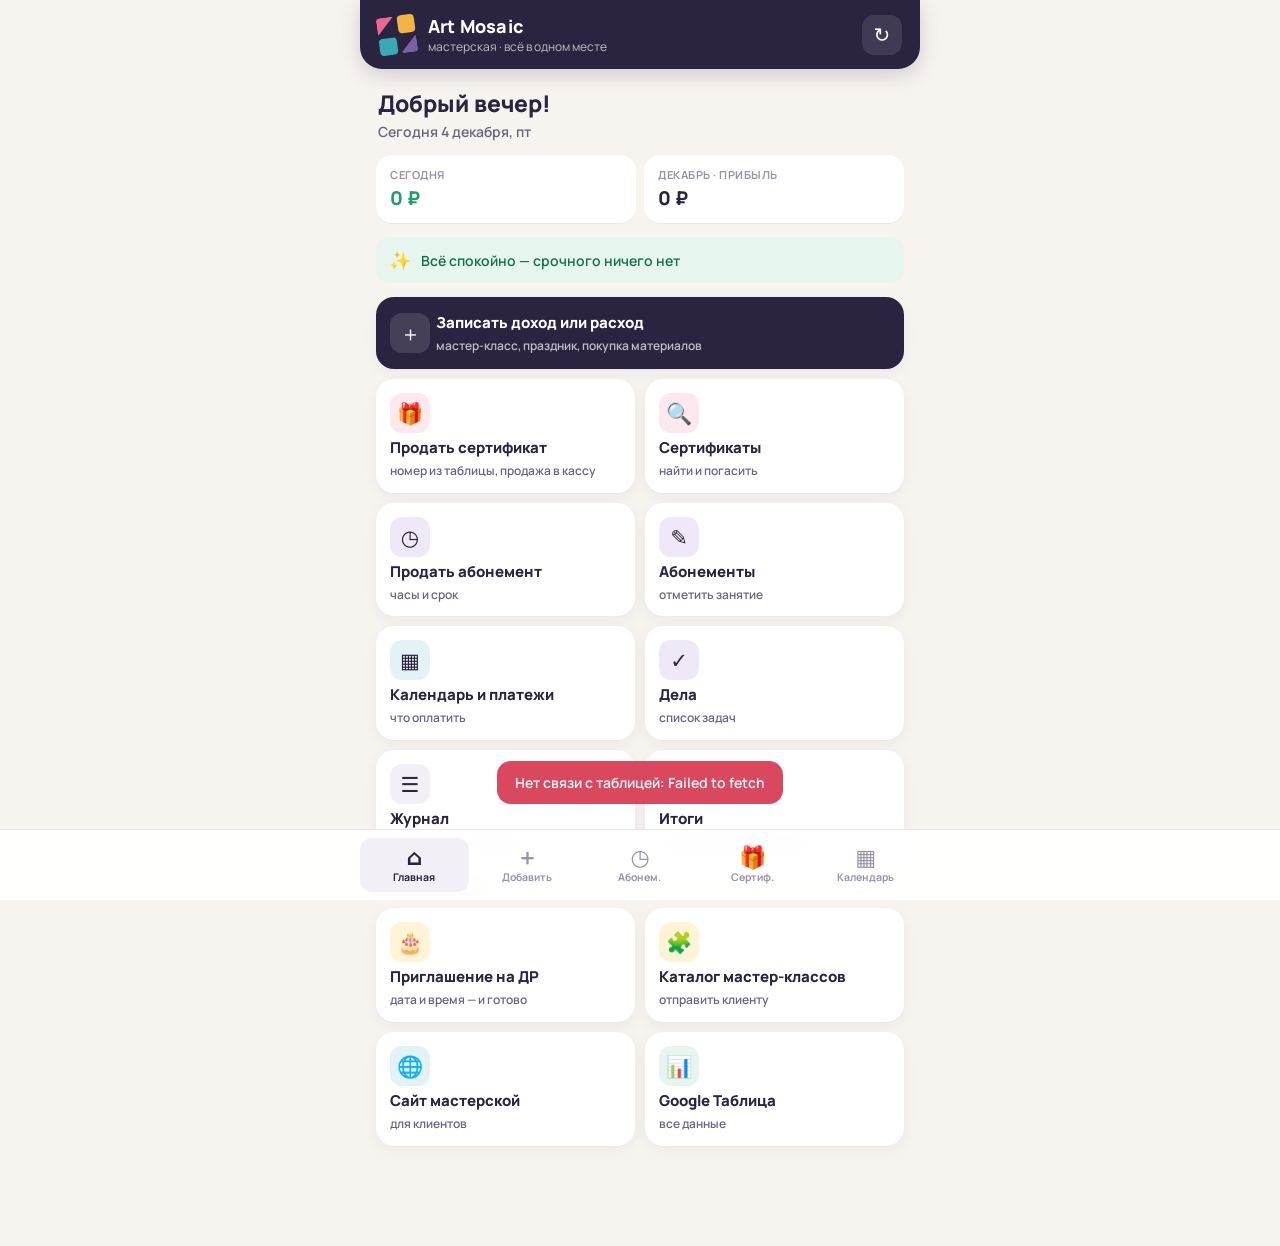
<file: art-mosaic/app/index.html>
<!DOCTYPE html>
<html lang="ru">
<head>
<meta charset="utf-8">
<meta name="viewport" content="width=device-width, initial-scale=1, viewport-fit=cover">
<meta name="theme-color" content="#2B2440">
<meta name="apple-mobile-web-app-capable" content="yes">
<meta name="mobile-web-app-capable" content="yes">
<meta name="apple-mobile-web-app-title" content="Art Mosaic">
<title>Art Mosaic</title>
<link rel="preconnect" href="https://fonts.googleapis.com">
<link href="https://fonts.googleapis.com/css2?family=Manrope:wght@400;500;600;700;800&display=swap" rel="stylesheet">
<style>
  :root{
    --ink:#2B2440; --ink2:#6B6480; --mute:#9A93A8; --line:#ECE6F2;
    --bg:#F7F3EF; --card:#FFFFFF;
    --inc:#1F9D6B; --incbg:#E6F6EE; --exp:#D9485F; --expbg:#FCE9EC;
    --pink:#E86A92; --gold:#F2B544; --teal:#3BA8B5; --violet:#7B5EA7;
    --r:18px;
  }
  *{box-sizing:border-box;-webkit-tap-highlight-color:transparent}
  html,body{margin:0;background:var(--bg);color:var(--ink);font-family:Manrope,system-ui,-apple-system,sans-serif;font-size:16px}
  button,input,textarea{font-family:inherit;font-size:inherit;color:inherit}
  button{cursor:pointer;border:0;background:none}
  .hidden{display:none!important}

  #app{max-width:560px;margin:0 auto;min-height:100vh;padding-bottom:calc(84px + env(safe-area-inset-bottom))}

  /* шапка */
  .top{position:sticky;top:0;z-index:5;display:flex;align-items:center;gap:12px;padding:14px 18px;
       background:var(--ink);color:#fff;border-radius:0 0 22px 22px;box-shadow:0 6px 20px rgba(43,36,64,.18)}
  .logo{width:38px;height:38px;flex:none;display:grid;grid-template-columns:1fr 1fr;gap:3px;transform:rotate(-8deg)}
  .logo i{border-radius:4px;display:block}
  .logo i:nth-child(1){background:var(--pink);clip-path:polygon(0 0,100% 0,0 100%)}
  .logo i:nth-child(2){background:var(--gold)}
  .logo i:nth-child(3){background:var(--teal)}
  .logo i:nth-child(4){background:var(--violet);clip-path:polygon(100% 0,100% 100%,0 100%)}
  .brand{font-weight:800;font-size:18px;letter-spacing:.2px}
  .sub{font-size:12px;opacity:.7}
  .top .grow{flex:1}
  .icon-btn{width:40px;height:40px;border-radius:12px;background:rgba(255,255,255,.1);color:#fff;font-size:20px;display:grid;place-items:center}
  .icon-btn.spin{animation:spin 1s linear infinite}
  @keyframes spin{to{transform:rotate(360deg)}}

  main{padding:16px}
  .tab{display:none}
  .tab.active{display:block;animation:fade .2s ease}
  @keyframes fade{from{opacity:0;transform:translateY(4px)}to{opacity:1;transform:none}}

  .card{background:var(--card);border-radius:var(--r);padding:16px;box-shadow:0 1px 0 var(--line),0 4px 16px rgba(43,36,64,.05);margin-bottom:14px}
  .lbl{display:block;font-size:12px;font-weight:700;letter-spacing:.6px;text-transform:uppercase;color:var(--mute);margin:16px 2px 8px}
  .lbl:first-child{margin-top:0}

  /* тип */
  .seg{display:grid;grid-template-columns:1fr 1fr;background:#EFEAF4;border-radius:14px;padding:4px;gap:4px}
  .seg button{padding:12px;border-radius:11px;font-weight:700;color:var(--ink2);transition:.15s}
  .seg button.on.inc{background:var(--inc);color:#fff;box-shadow:0 4px 12px rgba(31,157,107,.3)}
  .seg button.on.exp{background:var(--exp);color:#fff;box-shadow:0 4px 12px rgba(217,72,95,.3)}

  /* сумма */
  .amount{display:flex;align-items:baseline;justify-content:center;gap:8px;padding:18px 0 6px}
  .amount input{width:100%;max-width:300px;border:0;outline:0;background:transparent;text-align:center;
    font-size:44px;font-weight:800;letter-spacing:-1px}
  .amount input::placeholder{color:#D6D0DF}
  .amount span{font-size:28px;font-weight:700;color:var(--mute)}
  body.t-inc .amount input{color:var(--inc)}
  body.t-exp .amount input{color:var(--exp)}

  /* чипсы */
  .chips{display:flex;flex-wrap:wrap;gap:8px}
  .chip{padding:9px 14px;border-radius:999px;background:#F3EFF7;color:var(--ink);font-weight:600;font-size:14px;border:1.5px solid transparent;transition:.12s}
  .chip.on{background:var(--ink);color:#fff}
  body.t-inc #cats .chip.on{background:var(--inc)}
  body.t-exp #cats .chip.on{background:var(--exp)}
  .dates{display:flex;gap:8px;align-items:center;flex-wrap:wrap}
  .dates input{flex:1;min-width:150px;padding:8px 12px;border-radius:12px;border:1.5px solid var(--line);background:#fff;font-weight:600;font-size:15px}
  textarea{width:100%;border:1.5px solid var(--line);border-radius:14px;padding:12px;resize:vertical;outline:0;background:#fff;font-size:15px}
  textarea:focus,.dates input:focus{border-color:var(--violet)}

  .primary{width:100%;margin-top:18px;padding:16px;border-radius:16px;background:var(--ink);color:#fff;font-weight:800;font-size:17px;
    box-shadow:0 8px 20px rgba(43,36,64,.25);transition:.15s}
  body.t-inc .primary{background:var(--inc);box-shadow:0 8px 20px rgba(31,157,107,.3)}
  body.t-exp .primary{background:var(--exp);box-shadow:0 8px 20px rgba(217,72,95,.3)}
  .primary:disabled{opacity:.6}
  .edit-row{display:grid;grid-template-columns:1fr 1fr;gap:10px;margin-top:10px}
  .ghost,.danger{padding:13px;border-radius:14px;font-weight:700}
  .ghost{background:#EFEAF4}
  .danger{background:var(--expbg);color:var(--exp)}
  .edit-badge{display:inline-block;margin-bottom:10px;padding:5px 10px;border-radius:8px;background:#FFF4D6;color:#8A6510;font-size:13px;font-weight:700}

  .mini{display:flex;justify-content:space-between;gap:10px;font-size:14px;color:var(--ink2)}
  .mini b{font-weight:800}

  /* месяц */
  .month{display:flex;align-items:center;justify-content:space-between;margin-bottom:12px}
  .month button{width:44px;height:44px;border-radius:14px;background:#fff;font-size:22px;font-weight:700;box-shadow:0 1px 0 var(--line)}
  .month .title{font-weight:800;font-size:19px}

  .totals{display:grid;grid-template-columns:1fr 1fr 1fr;gap:8px;margin-bottom:14px}
  .tot{background:#fff;border-radius:14px;padding:10px 12px;box-shadow:0 1px 0 var(--line)}
  .tot small{display:block;font-size:11px;font-weight:700;text-transform:uppercase;letter-spacing:.5px;color:var(--mute)}
  .tot b{display:block;font-size:16px;font-weight:800;margin-top:3px;white-space:nowrap;overflow:hidden;text-overflow:ellipsis}

  /* журнал */
  .day{font-size:13px;font-weight:700;color:var(--mute);margin:16px 4px 6px;display:flex;justify-content:space-between}
  .op{display:flex;align-items:center;gap:12px;background:#fff;border-radius:14px;padding:12px 14px;margin-bottom:6px;box-shadow:0 1px 0 var(--line);width:100%;text-align:left}
  .op:active{transform:scale(.99)}
  .dot{width:36px;height:36px;border-radius:11px;display:grid;place-items:center;font-weight:800;flex:none}
  .dot.inc{background:var(--incbg);color:var(--inc)}
  .dot.exp{background:var(--expbg);color:var(--exp)}
  .op .mid{flex:1;min-width:0}
  .op .cat{font-weight:700;font-size:15px}
  .op .com{font-size:13px;color:var(--ink2);white-space:nowrap;overflow:hidden;text-overflow:ellipsis}
  .op .sum{font-weight:800;white-space:nowrap}
  .op .sum.inc{color:var(--inc)} .op .sum.exp{color:var(--exp)}
  .empty{text-align:center;color:var(--mute);padding:40px 10px}
  .empty div{font-size:38px;margin-bottom:6px}

  /* итоги */
  .big{display:grid;grid-template-columns:1fr 1fr;gap:10px;margin-bottom:10px}
  .kpi{border-radius:var(--r);padding:16px;color:#fff}
  .kpi small{font-size:12px;font-weight:700;opacity:.85;text-transform:uppercase;letter-spacing:.5px}
  .kpi b{display:block;font-size:22px;font-weight:800;margin-top:4px}
  .kpi.inc{background:linear-gradient(135deg,#1F9D6B,#35B989)}
  .kpi.exp{background:linear-gradient(135deg,#D9485F,#EC6C7F)}
  .profit{background:var(--ink);color:#fff;border-radius:var(--r);padding:16px 18px;display:flex;justify-content:space-between;align-items:center;margin-bottom:14px}
  .profit small{opacity:.7;font-weight:600}
  .profit b{font-size:24px;font-weight:800}
  .bars h3{margin:0 0 12px;font-size:15px}
  .bar{margin-bottom:10px}
  .bar .t{display:flex;justify-content:space-between;font-size:14px;margin-bottom:4px;gap:8px}
  .bar .t span:first-child{font-weight:600}
  .bar .t span:last-child{font-weight:800;white-space:nowrap}
  .bar .track{height:8px;border-radius:6px;background:#F1ECF5;overflow:hidden}
  .bar .fill{height:100%;border-radius:6px}
  table.year{width:100%;border-collapse:collapse;font-size:14px}
  table.year th{font-size:11px;text-transform:uppercase;color:var(--mute);text-align:right;padding:6px 4px;letter-spacing:.4px}
  table.year th:first-child,table.year td:first-child{text-align:left}
  table.year td{padding:9px 4px;border-top:1px solid var(--line);text-align:right;font-weight:600;white-space:nowrap}
  table.year tr.cur td{background:#F6F2FA}
  table.year tr{cursor:pointer}
  table.year tfoot td{font-weight:800;border-top:2px solid var(--ink)}
  .inc-t{color:var(--inc)} .exp-t{color:var(--exp)}
  .link-btn{display:block;text-align:center;padding:14px;border-radius:14px;background:#fff;color:var(--ink);font-weight:700;text-decoration:none;box-shadow:0 1px 0 var(--line)}

  /* нижнее меню */
  nav.bottom{position:fixed;left:0;right:0;bottom:0;z-index:6;display:flex;justify-content:center;
    background:rgba(255,255,255,.94);backdrop-filter:blur(10px);-webkit-backdrop-filter:blur(10px);
    border-top:1px solid var(--line);padding:8px 8px calc(8px + env(safe-area-inset-bottom))}
  nav.bottom .in{display:grid;grid-template-columns:repeat(5,1fr);width:100%;max-width:560px;gap:4px}
  nav.bottom button{position:relative;padding:8px 2px;border-radius:12px;color:var(--mute);font-size:10.5px;font-weight:700;display:flex;flex-direction:column;align-items:center;gap:2px}
  nav.bottom button .ic{font-size:22px;line-height:1}
  nav.bottom button.on{color:var(--ink);background:#F3EFF7}

  nav.bottom .badge{position:absolute;top:3px;left:calc(50% + 6px);min-width:17px;height:17px;padding:0 4px;border-radius:9px;
    background:var(--exp);color:#fff;font-size:10px;line-height:17px;font-weight:800}

  /* платежи и дела */
  .head-row{display:flex;justify-content:space-between;align-items:center;margin-bottom:12px;gap:10px}
  .head-row h2{margin:0;font-size:21px;font-weight:800}
  .add-btn{padding:10px 14px;border-radius:12px;background:var(--ink);color:#fff;font-weight:700;font-size:14px;white-space:nowrap}
  .group{font-size:12px;font-weight:800;text-transform:uppercase;letter-spacing:.6px;margin:18px 4px 8px;color:var(--mute)}
  .group.red{color:var(--exp)} .group.amber{color:#B07A0C}
  .pay{display:flex;align-items:center;gap:12px;background:#fff;border-radius:14px;padding:10px 12px;margin-bottom:6px;box-shadow:0 1px 0 var(--line)}
  .pay.overdue{box-shadow:inset 3px 0 0 var(--exp),0 1px 0 var(--line)}
  .pay.soon{box-shadow:inset 3px 0 0 var(--gold),0 1px 0 var(--line)}
  .cal{width:46px;flex:none;text-align:center;border-radius:11px;background:#F3EFF7;padding:5px 0}
  .cal b{display:block;font-size:19px;font-weight:800;line-height:1.1}
  .cal small{font-size:10px;font-weight:700;text-transform:uppercase;color:var(--ink2)}
  .pay.overdue .cal{background:var(--expbg);color:var(--exp)}
  .pay .mid{flex:1;min-width:0;text-align:left}
  .pay .nm{font-weight:700;font-size:15px}
  .pay .meta{font-size:12px;color:var(--ink2);white-space:nowrap;overflow:hidden;text-overflow:ellipsis}
  .pay .am{font-weight:800;white-space:nowrap;font-size:15px}
  .done-btn{width:40px;height:40px;flex:none;border-radius:12px;background:var(--incbg);color:var(--inc);font-size:20px;font-weight:800}
  .done-btn.exp{background:var(--expbg);color:var(--exp)}
  .rep{display:inline-block;font-size:10px;font-weight:800;padding:1px 6px;border-radius:6px;background:#EFEAF5;color:var(--violet);margin-left:4px;vertical-align:2px}
  .banner{display:flex;align-items:center;gap:10px;background:#FFF4D6;color:#7A5608;border-radius:14px;padding:12px 14px;margin-bottom:14px;font-weight:600;font-size:14px;width:100%;text-align:left}
  .banner.red{background:var(--expbg);color:var(--exp)}
  .banner b{font-weight:800}

  .task-new{display:flex;gap:8px;margin-bottom:6px}
  .task-new input[type=text]{flex:1;min-width:0;padding:13px 14px;border-radius:14px;border:1.5px solid var(--line);background:#fff;outline:0;font-size:15px}
  .task-new input[type=text]:focus{border-color:var(--violet)}
  .task-new button{width:50px;border-radius:14px;background:var(--ink);color:#fff;font-size:24px;font-weight:700}
  .task-opts{display:flex;gap:6px;flex-wrap:wrap;align-items:center;margin-bottom:6px}
  .task-opts .chip{padding:6px 11px;font-size:13px}
  .task-opts input[type=date]{padding:5px 9px;border-radius:10px;border:1.5px solid var(--line);background:#fff;font-size:13px;font-weight:600}
  .task{display:flex;align-items:center;gap:12px;background:#fff;border-radius:14px;padding:12px 14px;margin-bottom:6px;box-shadow:0 1px 0 var(--line)}
  .check{width:26px;height:26px;flex:none;border-radius:50%;border:2px solid #CFC7DA;display:grid;place-items:center;color:#fff;font-size:14px;font-weight:900;transition:.15s}
  .task.done .check{background:var(--inc);border-color:var(--inc)}
  .task .tx{flex:1;min-width:0;text-align:left;font-size:15px;font-weight:600;line-height:1.3;word-break:break-word}
  .task.done .tx{color:var(--mute);text-decoration:line-through;font-weight:500}
  .due{font-size:12px;font-weight:800;padding:3px 8px;border-radius:8px;background:#F3EFF7;color:var(--ink2);white-space:nowrap}
  .due.red{background:var(--expbg);color:var(--exp)} .due.amber{background:#FFF4D6;color:#8A6510}
  .toggle-done{width:100%;padding:12px;margin-top:8px;border-radius:12px;color:var(--ink2);font-weight:700;background:#EFEAF4}

  /* календарь */
  .calhead{display:flex;align-items:center;justify-content:space-between;margin-bottom:10px}
  .calhead .title{font-weight:800;font-size:17px}
  .calhead button{width:38px;height:38px;border-radius:12px;background:#F3EFF7;font-size:20px;font-weight:700}
  .cgrid{display:grid;grid-template-columns:repeat(7,1fr);gap:4px}
  .cgrid .wd{font-size:11px;font-weight:800;color:var(--mute);text-align:center;padding:2px 0 4px;text-transform:uppercase}
  .cgrid .wd.we{color:var(--pink)}
  .cday{aspect-ratio:1/1;border-radius:12px;background:#FAF7FC;display:flex;flex-direction:column;align-items:center;justify-content:center;gap:3px;font-weight:700;font-size:15px;position:relative;border:2px solid transparent}
  .cday.out{opacity:.35}
  .cday.today{background:#FFF4D6}
  .cday.sel{border-color:var(--ink);background:#fff}
  .cday .dots{display:flex;gap:3px;height:6px}
  .cday .dots i{width:6px;height:6px;border-radius:50%}
  .d-exp{background:var(--exp)} .d-inc{background:var(--inc)} .d-task{background:var(--violet)} .d-ev{background:var(--teal)}
  .legend{display:flex;flex-wrap:wrap;gap:10px;margin-top:10px;font-size:11px;color:var(--ink2);font-weight:600}
  .legend span{display:flex;align-items:center;gap:4px} .legend i{width:8px;height:8px;border-radius:50%;display:inline-block}
  .dayhead{display:flex;justify-content:space-between;align-items:baseline;margin:16px 4px 8px}
  .dayhead b{font-size:16px} .dayhead small{color:var(--ink2);font-weight:600}
  .ditem{display:flex;align-items:center;gap:10px;background:#fff;border-radius:12px;padding:10px 12px;margin-bottom:6px;box-shadow:0 1px 0 var(--line)}
  .ditem .tm{font-weight:800;font-size:13px;color:var(--teal);min-width:44px}
  .ditem .tx{flex:1;min-width:0;font-weight:600;font-size:14px;text-align:left}
  .ditem .tx small{display:block;font-weight:500;color:var(--ink2);font-size:12px}
  .ditem .x{width:32px;height:32px;border-radius:10px;background:#F3EFF7;color:var(--ink2);font-weight:800}
  .dadd{display:grid;grid-template-columns:repeat(3,1fr);gap:6px;margin-top:8px}
  .dadd button{padding:10px 4px;border-radius:12px;background:#fff;font-weight:700;font-size:13px;box-shadow:0 1px 0 var(--line)}
  .calwarn{font-size:12px;color:#8A6510;background:#FFF4D6;border-radius:10px;padding:8px 10px;margin-top:10px}

  /* абонементы */
  .abo{display:block;width:100%;text-align:left;background:#fff;border-radius:16px;padding:14px;margin-bottom:8px;box-shadow:0 1px 0 var(--line)}
  .abo.warn{box-shadow:inset 3px 0 0 var(--gold),0 1px 0 var(--line)}
  .abo.red{box-shadow:inset 3px 0 0 var(--exp),0 1px 0 var(--line)}
  .abo.off{opacity:.6}
  .abo .r1{display:flex;align-items:center;gap:10px}
  .abo .nm{flex:1;min-width:0;font-weight:800;font-size:16px;white-space:nowrap;overflow:hidden;text-overflow:ellipsis}
  .abo .left{font-weight:800;font-size:15px;white-space:nowrap}
  .abo .left small{font-weight:600;color:var(--ink2);font-size:12px}
  .abo .track{height:9px;border-radius:6px;background:#F1ECF5;overflow:hidden;margin:10px 0 8px}
  .abo .fill{height:100%;border-radius:6px;background:linear-gradient(90deg,var(--violet),var(--pink))}
  .abo .r2{display:flex;align-items:center;gap:8px;font-size:12.5px;color:var(--ink2);font-weight:600}
  .abo .r2 .grow{flex:1;min-width:0;white-space:nowrap;overflow:hidden;text-overflow:ellipsis}
  .visit-btn{padding:9px 13px;border-radius:12px;background:var(--ink);color:#fff;font-weight:800;font-size:13px;white-space:nowrap}
  .tag{display:inline-block;font-size:11px;font-weight:800;padding:2px 7px;border-radius:7px;background:#F3EFF7;color:var(--ink2)}
  .tag.red{background:var(--expbg);color:var(--exp)} .tag.amber{background:#FFF4D6;color:#8A6510} .tag.green{background:var(--incbg);color:var(--inc)}
  .search{width:100%;padding:12px 14px;border-radius:14px;border:1.5px solid var(--line);background:#fff;outline:0;font-size:15px;margin-bottom:10px}
  .search:focus{border-color:var(--violet)}
  .vrow{display:flex;align-items:center;gap:10px;background:#fff;border-radius:12px;padding:10px 12px;margin-bottom:6px;box-shadow:0 1px 0 var(--line)}
  .vrow .h{font-weight:800;min-width:46px;color:var(--violet)}
  .vrow .tx{flex:1;min-width:0;font-size:14px;font-weight:600}
  .vrow .tx small{display:block;color:var(--ink2);font-weight:500;font-size:12px}
  .vrow .x{width:32px;height:32px;border-radius:10px;background:#F3EFF7;color:var(--ink2);font-weight:800}
  .infogrid{display:grid;grid-template-columns:1fr 1fr 1fr;gap:8px;margin:12px 0}
  .infogrid div{background:#fff;border-radius:12px;padding:10px;box-shadow:0 1px 0 var(--line)}
  .infogrid small{display:block;font-size:11px;font-weight:700;color:var(--mute);text-transform:uppercase;letter-spacing:.4px}
  .infogrid b{display:block;font-size:17px;font-weight:800;margin-top:2px}
  .checkrow{display:flex;align-items:center;gap:10px;margin-top:16px;font-weight:700;font-size:15px;cursor:pointer}
  .checkrow input{width:22px;height:22px;accent-color:var(--inc)}
  /* главная */
  .hello{margin:2px 2px 14px}
  .hello h2{margin:0;font-size:23px;font-weight:800}
  .hello p{margin:3px 0 0;color:var(--ink2);font-weight:600;font-size:14px}
  .kpis{display:grid;grid-template-columns:1fr 1fr;gap:8px;margin-bottom:14px}
  .kpis div{background:#fff;border-radius:16px;padding:12px 14px;box-shadow:0 1px 0 var(--line)}
  .kpis small{display:block;font-size:11px;font-weight:700;color:var(--mute);text-transform:uppercase;letter-spacing:.5px}
  .kpis b{display:block;font-size:19px;font-weight:800;margin-top:3px}
  .alerts{margin-bottom:14px}
  .alert{display:flex;align-items:center;gap:10px;width:100%;text-align:left;background:#FFF4D6;color:#6E4E08;border-radius:14px;padding:11px 13px;margin-bottom:6px;font-size:14px;font-weight:600}
  .alert.red{background:var(--expbg);color:#A3283C} .alert.ok{background:var(--incbg);color:#14704C}
  .alert .e{font-size:18px} .alert b{font-weight:800}
  .tiles{display:grid;grid-template-columns:1fr 1fr;gap:10px}
  .tile{position:relative;display:flex;flex-direction:column;align-items:flex-start;gap:6px;min-height:104px;padding:14px;border-radius:18px;background:#fff;
    box-shadow:0 1px 0 var(--line),0 4px 14px rgba(43,36,64,.05);text-align:left;color:var(--ink);text-decoration:none}
  .tile:active{transform:scale(.98)}
  .tile .e{width:40px;height:40px;border-radius:12px;display:grid;place-items:center;font-size:21px}
  .tile b{font-size:15px;font-weight:800;line-height:1.2}
  .tile small{font-size:12px;color:var(--ink2);font-weight:600;line-height:1.3}
  .tile .badge{position:absolute;top:10px;right:10px;min-width:22px;height:22px;padding:0 6px;border-radius:11px;background:var(--exp);color:#fff;font-size:12px;line-height:22px;font-weight:800;text-align:center}
  .tile.wide{grid-column:1/-1;min-height:0;flex-direction:row;align-items:center}
  .tile.dark{background:var(--ink);color:#fff} .tile.dark small{color:rgba(255,255,255,.7)}
  .tiles-lbl{display:block;font-size:12px;font-weight:800;letter-spacing:.6px;text-transform:uppercase;color:var(--mute);margin:20px 4px 8px}
  /* сертификаты */
  .cert{display:block;width:100%;text-align:left;background:#fff;border-radius:16px;padding:13px 14px;margin-bottom:8px;box-shadow:0 1px 0 var(--line)}
  .cert.warn{box-shadow:inset 3px 0 0 var(--gold),0 1px 0 var(--line)} .cert.off{opacity:.55}
  .cert .r1{display:flex;align-items:center;gap:10px}
  .cert .no{font-weight:800;font-size:13px;padding:4px 8px;border-radius:9px;background:#FCE9F0;color:#B23A68;white-space:nowrap}
  .cert .nm{flex:1;min-width:0;font-weight:800;font-size:16px;white-space:nowrap;overflow:hidden;text-overflow:ellipsis}
  .cert .am{font-weight:800;white-space:nowrap} .cert .am small{font-weight:600;color:var(--ink2);font-size:12px}
  .cert .r2{display:flex;align-items:center;gap:8px;margin-top:8px;font-size:12.5px;color:var(--ink2);font-weight:600}
  .cert .r2 .grow{flex:1;min-width:0;white-space:nowrap;overflow:hidden;text-overflow:ellipsis}
  .redeem-btn{padding:9px 13px;border-radius:12px;background:var(--pink);color:#fff;font-weight:800;font-size:13px;white-space:nowrap}
  .head-btns{display:flex;gap:6px;flex-wrap:wrap;justify-content:flex-end}
  #tab-cert .head-row{flex-wrap:wrap}
  #tab-cert .add-btn{padding:9px 11px;font-size:13px}
  html,body{overflow-x:hidden}
  .add-btn.alt{background:#EFEAF4;color:var(--ink)}
  .pick{display:grid;gap:8px;margin-top:14px}
  .pick a,.pick button{display:flex;align-items:center;gap:12px;padding:14px;border-radius:14px;background:#fff;color:var(--ink);text-decoration:none;font-weight:800;box-shadow:0 1px 0 var(--line);text-align:left;width:100%}
  .pick small{display:block;font-weight:600;color:var(--ink2);font-size:12px}
  .pick .e{font-size:22px}
  /* все приложения мастерской */
  .apps{display:grid;grid-template-columns:1fr 1fr;gap:8px}
  .apps a{display:flex;flex-direction:column;gap:3px;padding:12px;border-radius:14px;background:#FAF7FC;color:var(--ink);text-decoration:none;border:1.5px solid var(--line)}
  .apps a b{font-size:14px;font-weight:800} .apps a small{font-size:12px;color:var(--ink2);font-weight:500;line-height:1.3}
  .apps a .e{font-size:20px}

  /* модальное окно */
  .modal{position:fixed;inset:0;z-index:25;background:rgba(43,36,64,.45);display:flex;align-items:flex-end;justify-content:center}
  .modal .panel{width:100%;max-width:560px;max-height:92vh;overflow:auto;background:var(--bg);border-radius:22px 22px 0 0;
    padding:18px 16px calc(18px + env(safe-area-inset-bottom));animation:up .22s ease}
  @keyframes up{from{transform:translateY(40px);opacity:.5}to{transform:none;opacity:1}}
  .modal h3{margin:0 0 4px;font-size:19px;font-weight:800}
  .modal .hint{font-size:13px;color:var(--ink2);margin:6px 2px 0}
  .field{width:100%;padding:12px 14px;border-radius:14px;border:1.5px solid var(--line);background:#fff;outline:0;font-size:16px;font-weight:600}
  .field:focus{border-color:var(--violet)}
  .field.big{font-size:26px;font-weight:800}
  .modal .seg{margin-top:4px}
  @media (min-width:700px){ .modal{align-items:center} .modal .panel{border-radius:22px} }

  /* тост, оверлеи */
  #toast{position:fixed;left:50%;bottom:calc(96px + env(safe-area-inset-bottom));transform:translateX(-50%) translateY(20px);opacity:0;
    background:var(--ink);color:#fff;padding:12px 18px;border-radius:14px;font-weight:600;font-size:14px;z-index:20;transition:.25s;max-width:90vw;text-align:center;pointer-events:none}
  #toast.show{opacity:1;transform:translateX(-50%) translateY(0)}
  #toast.err{background:var(--exp)}
  .overlay{position:fixed;inset:0;z-index:30;background:var(--bg);display:grid;place-items:center;padding:24px}
  .pinbox{width:100%;max-width:320px;text-align:center}
  .pinbox .logo{margin:0 auto 16px;width:56px;height:56px}
  .pinbox input{width:100%;text-align:center;font-size:30px;letter-spacing:10px;padding:14px;border-radius:16px;border:2px solid var(--line);outline:0;background:#fff;font-weight:800}
  .loading{text-align:center;color:var(--mute);padding:60px 0}
  .loading .logo{margin:0 auto 14px;animation:spin 2.4s linear infinite}

  @media (min-width:700px){
    .amount input{font-size:52px}
  }
</style>
</head>
<body class="t-inc">
<div id="app">
  <header class="top">
    <div class="logo"><i></i><i></i><i></i><i></i></div>
    <div class="grow" id="homeLink" style="cursor:pointer"><div class="brand">Art Mosaic</div><div class="sub">мастерская · всё в одном месте</div></div>
    <button id="refreshBtn" class="icon-btn" title="Обновить из таблицы">↻</button>
  </header>

  <main>
    <div id="boot" class="loading"><div class="logo"><i></i><i></i><i></i><i></i></div>Загружаю данные…</div>

    <!-- ГЛАВНАЯ -->
    <section id="tab-home" class="tab">
      <div class="hello"><h2 id="helloTitle">Добрый день!</h2><p id="helloDate"></p></div>
      <div class="kpis" id="homeKpis"></div>
      <div class="alerts" id="homeAlerts"></div>
      <div class="tiles">
        <button class="tile dark wide" data-go="add"><span class="e" style="background:rgba(255,255,255,.12)">＋</span><span><b>Записать доход или расход</b><br><small>мастер-класс, праздник, покупка материалов</small></span></button>
        <button class="tile" data-go="certnew"><span class="e" style="background:#FCE9F0">🎁</span><b>Продать сертификат</b><small>номер из таблицы, продажа в кассу</small></button>
        <button class="tile" data-go="cert"><span class="e" style="background:#FCE9F0">🔍</span><b>Сертификаты</b><small id="tileCert">найти и погасить</small><span class="badge hidden" id="tbCert"></span></button>
        <button class="tile" data-go="subnew"><span class="e" style="background:#EFE8F7">◷</span><b>Продать абонемент</b><small>часы и срок</small></button>
        <button class="tile" data-go="sub"><span class="e" style="background:#EFE8F7">✎</span><b>Абонементы</b><small id="tileSub">отметить занятие</small><span class="badge hidden" id="tbSub"></span></button>
        <button class="tile" data-go="pay"><span class="e" style="background:#E3F3F5">▦</span><b>Календарь и платежи</b><small id="tilePay">что оплатить</small><span class="badge hidden" id="tbPay"></span></button>
        <button class="tile" data-go="task"><span class="e" style="background:#EFE8F7">✓</span><b>Дела</b><small id="tileTask">список задач</small><span class="badge hidden" id="tbTask"></span></button>
        <button class="tile" data-go="log"><span class="e" style="background:#F3EFF7">☰</span><b>Журнал</b><small>все записи по месяцам</small></button>
        <button class="tile" data-go="sum"><span class="e" style="background:var(--incbg)">∑</span><b>Итоги</b><small>доходы, расходы, прибыль</small></button>
      </div>
      <span class="tiles-lbl">Для клиентов</span>
      <div class="tiles">
        <a class="tile" target="_blank" data-ext="priglasheniya.html"><span class="e" style="background:#FFF4D6">🎂</span><b>Приглашение на ДР</b><small>дата и время — и готово</small></a>
        <a class="tile" target="_blank" data-ext="katalog.html"><span class="e" style="background:#FFF4D6">🧩</span><b>Каталог мастер-классов</b><small>отправить клиенту</small></a>
        <a class="tile" target="_blank" data-ext="site/"><span class="e" style="background:#E3F3F5">🌐</span><b>Сайт мастерской</b><small>для клиентов</small></a>
        <a class="tile" target="_blank" id="sheetTile" href="#"><span class="e" style="background:var(--incbg)">📊</span><b>Google Таблица</b><small>все данные</small></a>
      </div>
    </section>

    <!-- СЕРТИФИКАТЫ -->
    <section id="tab-cert" class="tab">
      <div class="head-row"><h2>Сертификаты</h2>
        <div class="head-btns"><button class="add-btn alt" id="certQuick" title="Записать уже выданный сертификат">＋ Записать</button><button class="add-btn" id="certNew">🎁 Выписать</button></div></div>
      <input type="search" class="search" id="certSearch" placeholder="Номер или имя" inputmode="search">
      <div class="totals" id="certTotals"></div>
      <div id="certList"></div>
    </section>

    <!-- ДОБАВИТЬ -->
    <section id="tab-add" class="tab">
      <button id="payBanner" class="banner hidden"></button>
      <div class="card">
        <div id="editBadge" class="edit-badge hidden">✎ Редактирование записи</div>
        <div class="seg" id="typeSeg">
          <button data-type="Доход" class="inc on">＋ Доход</button>
          <button data-type="Расход" class="exp">− Расход</button>
        </div>
        <div class="amount">
          <input id="amount" inputmode="decimal" placeholder="0" autocomplete="off" enterkeyhint="done">
          <span>₽</span>
        </div>
      </div>

      <div class="card">
        <label class="lbl">Дата</label>
        <div class="dates">
          <button class="chip" data-shift="0">Сегодня</button>
          <button class="chip" data-shift="-1">Вчера</button>
          <input type="date" id="date">
        </div>

        <label class="lbl">Категория</label>
        <div id="cats" class="chips"></div>

        <label class="lbl">Способ оплаты</label>
        <div id="methods" class="chips"></div>

        <label class="lbl">Комментарий</label>
        <textarea id="comment" rows="2" placeholder="Например: МК «Ваза», 3 человека"></textarea>

        <button id="saveBtn" class="primary">Сохранить</button>
        <div id="editRow" class="edit-row hidden">
          <button id="cancelEdit" class="ghost">Отмена</button>
          <button id="delBtn" class="danger">Удалить</button>
        </div>
      </div>

      <div class="card mini" id="todayLine"></div>
    </section>

    <!-- ЖУРНАЛ -->
    <section id="tab-log" class="tab">
      <div class="month">
        <button data-step="-1">‹</button><div class="title js-month"></div><button data-step="1">›</button>
      </div>
      <div class="totals" id="logTotals"></div>
      <div id="logList"></div>
    </section>

    <!-- ПЛАТЕЖИ -->
    <section id="tab-pay" class="tab">
      <div class="card">
        <div class="calhead"><button id="calPrev">‹</button><div class="title" id="calTitle"></div><button id="calNext">›</button></div>
        <div class="cgrid" id="calGrid"></div>
        <div class="legend">
          <span><i class="d-exp"></i>оплатить</span><span><i class="d-inc"></i>ждём деньги</span>
          <span><i class="d-task"></i>дела</span><span><i class="d-ev"></i>события</span>
        </div>
        <div id="calWarn"></div>
      </div>
      <div class="dayhead"><b id="dayTitle"></b><small id="dayCash"></small></div>
      <div id="dayList"></div>
      <div class="dadd">
        <button id="dAddEv">＋ Событие</button><button id="dAddPay">＋ Платёж</button><button id="dAddTask">＋ Дело</button>
      </div>

      <div class="head-row" style="margin-top:24px"><h2>Платежи</h2><button class="add-btn" id="payAdd">＋ Платёж</button></div>
      <div class="totals" id="payTotals"></div>
      <div id="payList"></div>
    </section>

    <!-- АБОНЕМЕНТЫ -->
    <section id="tab-sub" class="tab">
      <div class="head-row"><h2>Абонементы</h2><button class="add-btn" id="subAdd">＋ Абонемент</button></div>
      <input type="search" class="search hidden" id="subSearch" placeholder="Найти по имени или телефону">
      <div class="totals" id="subTotals"></div>
      <div id="subList"></div>
    </section>

    <!-- ДЕЛА -->
    <section id="tab-task" class="tab">
      <div class="head-row"><h2>Дела</h2></div>
      <div class="task-new">
        <input type="text" id="taskText" placeholder="Что нужно сделать?" enterkeyhint="done" autocomplete="off">
        <button id="taskAdd">＋</button>
      </div>
      <div class="task-opts" id="taskOpts">
        <span style="font-size:13px;color:var(--mute);font-weight:700">Срок:</span>
        <button class="chip on" data-due="">без срока</button>
        <button class="chip" data-due="0">сегодня</button>
        <button class="chip" data-due="1">завтра</button>
        <input type="date" id="taskDue">
      </div>
      <div class="task-opts" id="taskRep">
        <span style="font-size:13px;color:var(--mute);font-weight:700">Повтор:</span>
        <button class="chip on" data-rep="Разово">нет</button>
        <button class="chip" data-rep="Ежедневно">каждый день</button>
        <button class="chip" data-rep="Еженедельно">неделя</button>
        <button class="chip" data-rep="Ежемесячно">месяц</button>
        <button class="chip" data-rep="Ежеквартально">квартал</button>
        <button class="chip" data-rep="Ежегодно">год</button>
      </div>
      <div id="taskList"></div>
    </section>

    <!-- ИТОГИ -->
    <section id="tab-sum" class="tab">
      <div class="month">
        <button data-step="-1">‹</button><div class="title js-month"></div><button data-step="1">›</button>
      </div>
      <div class="big">
        <div class="kpi inc"><small>Доходы</small><b id="kInc">0 ₽</b></div>
        <div class="kpi exp"><small>Расходы</small><b id="kExp">0 ₽</b></div>
      </div>
      <div class="profit"><small>Прибыль за месяц</small><b id="kProfit">0 ₽</b></div>
      <div class="card bars" id="incBars"></div>
      <div class="card bars" id="expBars"></div>
      <div class="card">
        <h3 style="margin:0 0 8px;font-size:15px" id="yearTitle"></h3>
        <table class="year" id="yearTable"></table>
      </div>
      <a id="sheetLink" class="link-btn" target="_blank" href="#">Открыть Google Таблицу ↗</a>
    </section>
  </main>

  <nav class="bottom"><div class="in">
    <button data-tab="home" class="on"><span class="ic">⌂</span>Главная<span class="badge hidden" id="homeBadge"></span></button>
    <button data-tab="add"><span class="ic">＋</span>Добавить</button>
    <button data-tab="sub"><span class="ic">◷</span>Абонем.<span class="badge hidden" id="subBadge"></span></button>
    <button data-tab="cert"><span class="ic">🎁</span>Сертиф.<span class="badge hidden" id="certBadge"></span></button>
    <button data-tab="pay"><span class="ic">▦</span>Календарь<span class="badge hidden" id="payBadge"></span></button>
  </div></nav>
</div>

<div id="pinScreen" class="overlay hidden">
  <div class="pinbox">
    <div class="logo"><i></i><i></i><i></i><i></i></div>
    <h2 style="margin:0 0 6px">Art Mosaic</h2>
    <p style="color:var(--ink2);margin:0 0 18px">Введите ПИН-код</p>
    <input id="pinInput" type="password" inputmode="numeric" autocomplete="off" maxlength="8">
    <button id="pinBtn" class="primary">Войти</button>
  </div>
</div>
<div id="modal" class="modal hidden"><div class="panel" id="modalPanel"></div></div>
<div id="toast"></div>

<script>
const MONTHS = ['Январь','Февраль','Март','Апрель','Май','Июнь','Июль','Август','Сентябрь','Октябрь','Ноябрь','Декабрь'];
const MONTHS_GEN = ['января','февраля','марта','апреля','мая','июня','июля','августа','сентября','октября','ноября','декабря'];
const WD = ['вс','пн','вт','ср','чт','пт','сб'];
const PALETTE = ['#E86A92','#3BA8B5','#F2B544','#7B5EA7','#1F9D6B','#E98A4F','#5C7FD6','#C45BAA','#8AB04A','#D9485F'];

const $ = s => document.querySelector(s);
const $$ = s => Array.from(document.querySelectorAll(s));
const store = {
  get(k, d){ try{ const v = localStorage.getItem('am_'+k); return v ? JSON.parse(v) : d; }catch(e){ return d; } },
  set(k, v){ try{ localStorage.setItem('am_'+k, JSON.stringify(v)); }catch(e){} }
};

const S = {
  ops: [], pays: [], tasks: [], subs: [], subQuery: '', subShowOld: false, certs: [], certQuery: '', certShowOld: false, cats: {income:[], expense:[], methods:[]}, url: '#',
  taskDue: '', taskRep: 'Разово', showDone: false,
  calMonth: todayStr().slice(0,7), calDay: todayStr(), events: {}, calOk: true,
  type: 'Доход', cat: '', method: store.get('method',''), date: todayStr(),
  editId: null, month: todayStr().slice(0,7), pin: store.get('pin',''), busy: false
};

/* ---------- утилиты ---------- */
function todayStr(shift){
  const d = new Date(); d.setDate(d.getDate() + (shift||0));
  return d.getFullYear()+'-'+String(d.getMonth()+1).padStart(2,'0')+'-'+String(d.getDate()).padStart(2,'0');
}
function money(n, sign){
  const s = Math.abs(n).toLocaleString('ru-RU',{maximumFractionDigits:2}) + ' ₽';
  if (!sign) return (n<0?'−':'') + s;
  return (n<0?'− ':'+ ') + s;
}
function esc(s){ return String(s).replace(/[&<>"']/g, c => ({'&':'&amp;','<':'&lt;','>':'&gt;','"':'&quot;',"'":'&#39;'}[c])); }
function monthTitle(ym){ const [y,m] = ym.split('-'); return MONTHS[+m-1] + ' ' + y; }
function shiftMonth(ym, k){ let [y,m] = ym.split('-').map(Number); m += k; while(m<1){m+=12;y--} while(m>12){m-=12;y++} return y+'-'+String(m).padStart(2,'0'); }
function dayTitle(ds){
  const d = new Date(ds+'T12:00:00');
  const t = todayStr(), y = todayStr(-1);
  const base = d.getDate()+' '+MONTHS_GEN[d.getMonth()]+', '+WD[d.getDay()];
  return ds===t ? 'Сегодня · '+base : ds===y ? 'Вчера · '+base : base;
}
function toast(msg, err){
  const t = $('#toast'); t.textContent = msg; t.className = 'show' + (err?' err':'');
  clearTimeout(toast._t); toast._t = setTimeout(()=> t.className = err?'err':'', 2600);
}
// Внутри Google Apps Script — google.script.run; на GitHub Pages — запрос к тому же скрипту по ссылке /exec
const API_URL = 'https://script.google.com/macros/s/AKfycbz19KS3-W0EvcN7TiCvM9X8OfRSwnRg3XLOn_BgSkLpnRVidH1QG6mpGF8m-eTLZkCKow/exec';
const IN_GAS = !!(window.google && google.script && google.script.run);
const BASE = 'https://svetlana020257-lab.github.io/ddd/art-mosaic/';
function call(fn, ...args){
  if (IN_GAS) return new Promise((res, rej) => google.script.run.withSuccessHandler(res).withFailureHandler(rej)[fn](...args));
  const [pin, ...rest] = args;
  const url = API_URL + '?api=' + encodeURIComponent(fn) + '&pin=' + encodeURIComponent(pin || '') +
    '&args=' + encodeURIComponent(JSON.stringify(rest)) + '&_=' + Date.now();
  return fetch(url, {redirect:'follow'}).then(r => { if (!r.ok) throw new Error('сервер ответил ' + r.status); return r.json(); })
    .then(j => { if (!j.ok) throw new Error(j.error || 'ошибка'); return j.data; });
}
function errText(e){ return (e && e.message ? e.message : String(e)).replace(/^Error:\s*/,''); }

/* ---------- загрузка ---------- */
async function load(quiet){
  const btn = $('#refreshBtn'); btn.classList.add('spin');
  try{
    const r = await call('apiInit', S.pin);
    applyData(r);
    saveCache();
    if (quiet === 'manual') toast('Данные обновлены');
  }catch(e){
    const m = errText(e);
    if (m.includes('PIN_REQUIRED')) { showPin(); }
    else { S.loadError = m; renderCats(); toast('Нет связи с таблицей: ' + m, true); }
  }finally{
    btn.classList.remove('spin');
    $('#boot').classList.add('hidden');
    if (!$$('.tab.active').length) switchTab('home');
  }
}
function saveCache(){ store.set('cache', {ops:S.ops, pays:S.pays, tasks:S.tasks, subs:S.subs, certs:S.certs, cats:S.cats, url:S.url}); }
function applyData(r){
  S.loadError = '';
  S.ops = r.ops || S.ops; S.pays = r.pays || S.pays; S.tasks = r.tasks || S.tasks; S.subs = r.subs || S.subs; S.certs = r.certs || S.certs;
  S.cats = r.cats || S.cats; S.url = r.url || S.url;
  $('#sheetLink').href = S.url; $('#sheetTile').href = S.url;
  renderAll();
}

/* ---------- ПИН ---------- */
function showPin(){ $('#pinScreen').classList.remove('hidden'); setTimeout(()=>$('#pinInput').focus(), 100); }
$('#pinBtn').onclick = async () => {
  S.pin = $('#pinInput').value.trim();
  try{
    const r = await call('apiInit', S.pin);
    store.set('pin', S.pin);
    $('#pinScreen').classList.add('hidden');
    applyData(r);
  }catch(e){ toast(errText(e).includes('PIN_REQUIRED') ? 'Неверный ПИН' : errText(e), true); }
};
$('#pinInput').addEventListener('keydown', e => { if (e.key === 'Enter') $('#pinBtn').click(); });

/* ---------- вкладки ---------- */
function switchTab(name){
  $$('.tab').forEach(t => t.classList.toggle('active', t.id === 'tab-'+name));
  $$('nav.bottom button').forEach(b => b.classList.toggle('on', b.dataset.tab === name));
  window.scrollTo({top:0});
  if (name === 'log') renderLog();
  if (name === 'sum') renderSum();
  if (name === 'pay') { renderPays(); renderCal(); loadEvents(S.calMonth); }
  if (name === 'task') renderTasks();
  if (name === 'sub') renderSubs();
  if (name === 'cert') renderCerts();
  if (name === 'home') renderHome();
}
$$('nav.bottom button').forEach(b => b.onclick = () => switchTab(b.dataset.tab));
$$('.month button').forEach(b => b.onclick = () => { S.month = shiftMonth(S.month, +b.dataset.step); renderLog(); renderSum(); });
$('#refreshBtn').onclick = () => load('manual');

/* ---------- форма ---------- */
function setType(t){
  S.type = t;
  document.body.className = t === 'Доход' ? 't-inc' : 't-exp';
  $$('#typeSeg button').forEach(b => b.classList.toggle('on', b.dataset.type === t));
  const list = t === 'Доход' ? S.cats.income : S.cats.expense;
  if (!list.includes(S.cat)) S.cat = '';
  renderCats();
}
$$('#typeSeg button').forEach(b => b.onclick = () => setType(b.dataset.type));

function setDate(ds){
  S.date = ds; $('#date').value = ds;
  $$('.dates .chip').forEach(c => c.classList.toggle('on', todayStr(+c.dataset.shift) === ds));
}
$$('.dates .chip').forEach(c => c.onclick = () => setDate(todayStr(+c.dataset.shift)));
$('#date').onchange = e => setDate(e.target.value || todayStr());

function renderCats(){
  const list = (S.type === 'Доход' ? S.cats.income : S.cats.expense).slice();
  if (S.cat && !list.includes(S.cat)) list.push(S.cat);
  $('#cats').innerHTML = list.map(c => `<button class="chip${c===S.cat?' on':''}" data-v="${esc(c)}">${esc(c)}</button>`).join('')
    || (S.loadError
      ? `<span style="color:var(--exp);font-size:14px">⚠️ Не загрузилось из таблицы: ${esc(S.loadError)}<br>Нажмите ↻ или пришлите этот текст Светлане</span>`
      : '<span style="color:var(--mute);font-size:14px">Загружаю категории… если долго — нажмите ↻</span>');
  $$('#cats .chip').forEach(b => b.onclick = () => { S.cat = S.cat === b.dataset.v ? '' : b.dataset.v; renderCats(); });
}
function renderMethods(){
  const list = S.cats.methods.slice();
  if (S.method && !list.includes(S.method)) list.push(S.method);
  $('#methods').innerHTML = list.map(c => `<button class="chip${c===S.method?' on':''}" data-v="${esc(c)}">${esc(c)}</button>`).join('');
  $$('#methods .chip').forEach(b => b.onclick = () => {
    S.method = S.method === b.dataset.v ? '' : b.dataset.v;
    if (!S.editId) store.set('method', S.method);
    renderMethods();
  });
}

function resetForm(){
  S.editId = null; S.cat = '';
  $('#amount').value = ''; $('#comment').value = '';
  $('#editBadge').classList.add('hidden'); $('#editRow').classList.add('hidden');
  $('#saveBtn').textContent = 'Сохранить';
  S.method = store.get('method','');
  setDate(todayStr()); renderCats(); renderMethods();
}

function editOp(id){
  const op = S.ops.find(o => o.id === id); if (!op) return;
  S.editId = id; S.cat = op.cat; S.method = op.method;
  setType(op.type); setDate(op.date);
  $('#amount').value = String(op.amount).replace('.', ',');
  $('#comment').value = op.comment;
  renderCats(); renderMethods();
  $('#editBadge').classList.remove('hidden'); $('#editRow').classList.remove('hidden');
  $('#saveBtn').textContent = 'Сохранить изменения';
  switchTab('add');
}
$('#cancelEdit').onclick = () => { resetForm(); switchTab('log'); };

$('#amount').addEventListener('input', e => {
  let v = e.target.value.replace(/[^\d.,\s]/g,'').replace('.', ',');
  const parts = v.split(','); if (parts.length > 2) v = parts[0] + ',' + parts.slice(1).join('');
  e.target.value = v;
});

$('#saveBtn').onclick = async () => {
  if (S.busy) return;
  const amount = parseFloat($('#amount').value.replace(/\s/g,'').replace(',', '.'));
  if (!(amount > 0)) { toast('Введите сумму', true); $('#amount').focus(); return; }
  if (!S.cat) { toast('Выберите категорию', true); return; }
  const op = { id: S.editId, type: S.type, amount, cat: S.cat, method: S.method, comment: $('#comment').value, date: S.date };
  const btn = $('#saveBtn'), label = btn.textContent;
  S.busy = true; btn.disabled = true; btn.textContent = 'Сохраняю…';
  try{
    const r = await call('apiSave', S.pin, op);
    const wasEdit = !!S.editId;
    applyData(r); saveCache();
    toast((wasEdit ? 'Изменено: ' : 'Записано: ') + money(op.type==='Доход'?amount:-amount, true) + ' · ' + op.cat);
    resetForm();
    if (wasEdit) switchTab('log');
  }catch(e){
    btn.textContent = label;
    toast('Не сохранилось: ' + errText(e), true);
  }finally{
    S.busy = false; btn.disabled = false;
    if (btn.textContent === 'Сохраняю…') btn.textContent = S.editId ? 'Сохранить изменения' : 'Сохранить';
  }
};

$('#delBtn').onclick = async () => {
  if (!S.editId || S.busy) return;
  if (!confirm('Удалить эту запись из таблицы?')) return;
  S.busy = true;
  try{
    const r = await call('apiDelete', S.pin, S.editId);
    applyData(r); saveCache();
    toast('Запись удалена'); resetForm(); switchTab('log');
  }catch(e){ toast('Не удалилось: ' + errText(e), true); }
  finally{ S.busy = false; }
};

/* ---------- подсчёты ---------- */
function opsOfMonth(ym){ return S.ops.filter(o => o.date.slice(0,7) === ym); }
function totals(list){
  const inc = list.filter(o=>o.type==='Доход').reduce((s,o)=>s+o.amount,0);
  const exp = list.filter(o=>o.type==='Расход').reduce((s,o)=>s+o.amount,0);
  return {inc, exp, profit: inc-exp};
}

function renderToday(){
  const t = totals(S.ops.filter(o => o.date === todayStr()));
  const m = totals(opsOfMonth(todayStr().slice(0,7)));
  $('#todayLine').innerHTML =
    `<div>Сегодня<br><b class="inc-t">${money(t.inc,true)}</b> · <b class="exp-t">${money(-t.exp,true)}</b></div>
     <div style="text-align:right">${MONTHS[new Date().getMonth()]}: прибыль<br><b class="${m.profit<0?'exp-t':'inc-t'}">${money(m.profit)}</b></div>`;
}

function renderLog(){
  $$('.js-month').forEach(el => el.textContent = monthTitle(S.month));
  const list = opsOfMonth(S.month).sort((a,b) => b.date.localeCompare(a.date) || b.added - a.added);
  const t = totals(list);
  $('#logTotals').innerHTML =
    `<div class="tot"><small>Доходы</small><b class="inc-t">${money(t.inc)}</b></div>
     <div class="tot"><small>Расходы</small><b class="exp-t">${money(t.exp)}</b></div>
     <div class="tot"><small>Прибыль</small><b class="${t.profit<0?'exp-t':''}">${money(t.profit)}</b></div>`;
  if (!list.length){
    $('#logList').innerHTML = '<div class="empty"><div>🧩</div>В этом месяце пока нет записей</div>';
    return;
  }
  let html = '', cur = '';
  list.forEach(o => {
    if (o.date !== cur){
      cur = o.date;
      const d = totals(list.filter(x => x.date === cur));
      html += `<div class="day"><span>${dayTitle(cur)}</span><span>${money(d.profit, true)}</span></div>`;
    }
    const inc = o.type === 'Доход';
    const sub = [o.method, o.comment].filter(Boolean).join(' · ');
    html += `<button class="op" data-id="${esc(o.id)}">
      <div class="dot ${inc?'inc':'exp'}">${inc?'＋':'−'}</div>
      <div class="mid"><div class="cat">${esc(o.cat)}</div>${sub?`<div class="com">${esc(sub)}</div>`:''}</div>
      <div class="sum ${inc?'inc':'exp'}">${money(inc?o.amount:-o.amount, true)}</div>
    </button>`;
  });
  $('#logList').innerHTML = html;
  $$('#logList .op').forEach(b => b.onclick = () => editOp(b.dataset.id));
}

function bars(title, list, color){
  const by = {};
  list.forEach(o => by[o.cat] = (by[o.cat]||0) + o.amount);
  const rows = Object.entries(by).sort((a,b) => b[1]-a[1]);
  if (!rows.length) return `<h3>${title}</h3><div style="color:var(--mute);font-size:14px">Нет записей</div>`;
  const max = rows[0][1], total = rows.reduce((s,r)=>s+r[1],0);
  return `<h3>${title}</h3>` + rows.map(([c,v],i) => `
    <div class="bar"><div class="t"><span>${esc(c)}</span><span>${money(v)} <span style="color:var(--mute);font-weight:600">· ${Math.round(v/total*100)}%</span></span></div>
    <div class="track"><div class="fill" style="width:${Math.max(3, v/max*100)}%;background:${color==='inc'?PALETTE[(i+4)%PALETTE.length]:PALETTE[i%PALETTE.length]}"></div></div></div>`).join('');
}

function renderSum(){
  $$('.js-month').forEach(el => el.textContent = monthTitle(S.month));
  const list = opsOfMonth(S.month), t = totals(list);
  $('#kInc').textContent = money(t.inc);
  $('#kExp').textContent = money(t.exp);
  $('#kProfit').textContent = money(t.profit);
  $('#kProfit').style.color = t.profit < 0 ? '#FF9AA9' : '#8EF0C4';
  $('#incBars').innerHTML = bars('Доходы по категориям', list.filter(o=>o.type==='Доход'), 'inc');
  $('#expBars').innerHTML = bars('Расходы по категориям', list.filter(o=>o.type==='Расход'), 'exp');

  const y = S.month.slice(0,4);
  $('#yearTitle').textContent = 'По месяцам · ' + y;
  let rows = '', sum = {inc:0,exp:0,profit:0};
  for (let m = 1; m <= 12; m++){
    const ym = y + '-' + String(m).padStart(2,'0');
    const tt = totals(opsOfMonth(ym));
    if (!tt.inc && !tt.exp && ym !== S.month) continue;
    sum.inc += tt.inc; sum.exp += tt.exp; sum.profit += tt.profit;
    rows += `<tr data-ym="${ym}" class="${ym===S.month?'cur':''}"><td>${MONTHS[m-1]}</td>
      <td class="inc-t">${money(tt.inc)}</td><td class="exp-t">${money(tt.exp)}</td>
      <td class="${tt.profit<0?'exp-t':''}">${money(tt.profit)}</td></tr>`;
  }
  $('#yearTable').innerHTML = `<thead><tr><th>Месяц</th><th>Доход</th><th>Расход</th><th>Прибыль</th></tr></thead>
    <tbody>${rows}</tbody>
    <tfoot><tr><td>Итого</td><td class="inc-t">${money(sum.inc)}</td><td class="exp-t">${money(sum.exp)}</td><td>${money(sum.profit)}</td></tr></tfoot>`;
  $$('#yearTable tbody tr').forEach(r => r.onclick = () => { S.month = r.dataset.ym; renderSum(); renderLog(); });
}

/* ---------- общие помощники ---------- */
const MON_SHORT = ['янв','фев','мар','апр','мая','июн','июл','авг','сен','окт','ноя','дек'];
function daysFromToday(ds){
  const a = new Date(ds+'T12:00:00'), b = new Date(todayStr()+'T12:00:00');
  return Math.round((a - b) / 86400000);
}
function dueLabel(ds){
  const n = daysFromToday(ds), d = new Date(ds+'T12:00:00');
  if (n === 0) return 'сегодня';
  if (n === 1) return 'завтра';
  if (n === -1) return 'вчера';
  return d.getDate()+' '+MON_SHORT[d.getMonth()];
}
function chipsHtml(list, val, name){
  return list.map(c => `<button class="chip${c===val?' on':''}" data-${name}="${esc(c)}">${esc(c)}</button>`).join('');
}
function bindChips(root, name, onPick){
  root.querySelectorAll('[data-'+name+']').forEach(b => b.onclick = () => {
    root.querySelectorAll('[data-'+name+']').forEach(x => x.classList.toggle('on', x === b && !b.classList.contains('on')));
    onPick(b.classList.contains('on') ? b.dataset[name] : '');
  });
}
function openModal(html){ $('#modalPanel').innerHTML = html; $('#modal').classList.remove('hidden'); }
function closeModal(){ $('#modal').classList.add('hidden'); $('#modalPanel').innerHTML = ''; }
$('#modal').addEventListener('click', e => { if (e.target.id === 'modal') closeModal(); });
async function run(fn, args, okMsg, btn){
  if (S.busy) return false;
  S.busy = true; let label;
  if (btn){ label = btn.textContent; btn.disabled = true; btn.textContent = 'Сохраняю…'; }
  try{
    const r = await call(fn, S.pin, ...args);
    applyData(r); saveCache();
    if (okMsg) toast(okMsg);
    return true;
  }catch(e){
    toast(errText(e), true);
    return false;
  }finally{
    S.busy = false;
    if (btn){ btn.disabled = false; btn.textContent = label; }
  }
}

/* ---------- календарь платежей ---------- */
const REPEATS = ['Разово','Ежемесячно','Еженедельно','Ежеквартально','Ежегодно'];
const REP_SHORT = {'Ежемесячно':'каждый месяц','Еженедельно':'каждую неделю','Ежеквартально':'раз в квартал','Ежегодно':'раз в год'};

function pendingPays(){ return S.pays.filter(p => p.status !== 'Оплачено').sort((a,b) => a.date.localeCompare(b.date)); }

function renderPays(){
  const list = pendingPays();
  const ym = todayStr().slice(0,7);
  const month = list.filter(p => p.date.slice(0,7) <= ym);
  const out = month.filter(p => p.type==='Расход').reduce((s,p)=>s+p.amount,0);
  const inn = month.filter(p => p.type==='Доход').reduce((s,p)=>s+p.amount,0);
  const overdue = list.filter(p => daysFromToday(p.date) < 0);
  $('#payTotals').innerHTML =
    `<div class="tot"><small>Оплатить до конца месяца</small><b class="exp-t">${money(out)}</b></div>
     <div class="tot"><small>Ожидаем поступлений</small><b class="inc-t">${money(inn)}</b></div>
     <div class="tot"><small>Просрочено</small><b class="${overdue.length?'exp-t':''}">${overdue.length}</b></div>`;
  if (!list.length){
    $('#payList').innerHTML = '<div class="empty"><div>📅</div>Платежей пока нет.<br>Добавьте аренду, налоги, закупки —<br>приложение напомнит о сроках.</div>';
    return;
  }
  const groups = [
    ['Просрочено', 'red', p => daysFromToday(p.date) < 0],
    ['Сегодня и ближайшие 7 дней', 'amber', p => { const n = daysFromToday(p.date); return n >= 0 && n <= 7; }],
    ['Позже в этом месяце', '', p => daysFromToday(p.date) > 7 && p.date.slice(0,7) === ym],
    ['Следующие месяцы', '', p => daysFromToday(p.date) > 7 && p.date.slice(0,7) > ym]
  ];
  let html = '';
  groups.forEach(([title, cls, f]) => {
    const g = list.filter(f); if (!g.length) return;
    html += `<div class="group ${cls}">${title}</div>`;
    g.forEach(p => {
      const n = daysFromToday(p.date), d = new Date(p.date+'T12:00:00');
      const inc = p.type === 'Доход';
      const meta = [n<0 ? 'просрочен на '+(-n)+' дн.' : dueLabel(p.date), p.cat, p.method].filter(Boolean).join(' · ');
      html += `<div class="pay ${n<0?'overdue':n<=3?'soon':''}">
        <div class="cal"><b>${d.getDate()}</b><small>${MON_SHORT[d.getMonth()]}</small></div>
        <button class="mid" data-edit="${esc(p.id)}">
          <div class="nm">${esc(p.name)}${p.repeat!=='Разово'?`<span class="rep">↻ ${REP_SHORT[p.repeat]}</span>`:''}</div>
          <div class="meta">${esc(meta)}</div>
        </button>
        <div class="am ${inc?'inc-t':'exp-t'}">${p.amount ? money(p.amount) : '—'}</div>
        <button class="done-btn ${inc?'':'exp'}" data-done="${esc(p.id)}" title="${inc?'Получено':'Оплачено'}">✓</button>
      </div>`;
    });
  });
  $('#payList').innerHTML = html;
  $$('#payList [data-edit]').forEach(b => b.onclick = () => payForm(S.pays.find(p => p.id === b.dataset.edit)));
  $$('#payList [data-done]').forEach(b => b.onclick = () => payDoneForm(S.pays.find(p => p.id === b.dataset.done)));
}
$('#payAdd').onclick = () => payForm(null);

function payForm(p, presetDate){
  const f = Object.assign({id:'', name:'', type:'Расход', cat:'', amount:'', date:presetDate || todayStr(), repeat:'Ежемесячно', method:'', comment:''}, p || {});
  const catsOf = t => t === 'Доход' ? S.cats.income : S.cats.expense;
  openModal(`
    <h3>${p ? 'Платёж' : 'Новый платёж'}</h3>
    <label class="lbl" style="margin-top:12px">Название</label>
    <input class="field" id="pName" value="${esc(f.name)}" placeholder="Например: Аренда студии">
    <div class="seg" id="pType" style="margin-top:12px">
      <button data-type="Расход" class="exp">− Нужно оплатить</button>
      <button data-type="Доход" class="inc">＋ Ожидаем деньги</button>
    </div>
    <div style="display:grid;grid-template-columns:1fr 1fr;gap:10px">
      <div><label class="lbl">Сумма, ₽</label><input class="field" id="pAmount" inputmode="decimal" value="${f.amount?String(f.amount).replace('.',','):''}" placeholder="0"></div>
      <div><label class="lbl">Дата</label><input class="field" id="pDate" type="date" value="${f.date}"></div>
    </div>
    <label class="lbl">Повтор</label><div class="chips" id="pRep">${chipsHtml(REPEATS, f.repeat, 'rep')}</div>
    <label class="lbl">Категория</label><div class="chips" id="pCat"></div>
    <label class="lbl">Способ оплаты</label><div class="chips" id="pMeth">${chipsHtml(S.cats.methods, f.method, 'meth')}</div>
    <label class="lbl">Комментарий</label><input class="field" id="pCom" value="${esc(f.comment)}" placeholder="Необязательно">
    <button class="primary" id="pSave" style="background:var(--ink)">Сохранить</button>
    <div class="edit-row">
      <button class="ghost" id="pCancel">Отмена</button>
      ${p ? '<button class="danger" id="pDel">Удалить</button>' : '<span></span>'}
    </div>`);
  const drawType = () => {
    $$('#pType button').forEach(b => b.classList.toggle('on', b.dataset.type === f.type));
    if (f.cat && !catsOf(f.type).includes(f.cat) && !(p && p.cat === f.cat)) f.cat = '';
    const list = catsOf(f.type).slice(); if (f.cat && !list.includes(f.cat)) list.push(f.cat);
    $('#pCat').innerHTML = chipsHtml(list, f.cat, 'cat');
    bindChips($('#pCat'), 'cat', v => f.cat = v);
  };
  $$('#pType button').forEach(b => b.onclick = () => { f.type = b.dataset.type; drawType(); });
  drawType();
  bindChips($('#pRep'), 'rep', v => { f.repeat = v || 'Разово'; if (!v) $('#pRep [data-rep="Разово"]').classList.add('on'); });
  bindChips($('#pMeth'), 'meth', v => f.method = v);
  $('#pCancel').onclick = closeModal;
  $('#pSave').onclick = async () => {
    const data = Object.assign({}, f, {
      name: $('#pName').value, amount: $('#pAmount').value, date: $('#pDate').value, comment: $('#pCom').value
    });
    if (await run('apiPaySave', [data], p ? 'Платёж обновлён' : 'Платёж добавлен', $('#pSave'))) closeModal();
  };
  if (p) $('#pDel').onclick = async () => {
    if (!confirm('Удалить платёж «'+p.name+'»' + (p.repeat!=='Разово' ? ' и все его повторы' : '') + '?')) return;
    if (await run('apiPayDelete', [p.id], 'Платёж удалён')) closeModal();
  };
}

function payDoneForm(p){
  const inc = p.type === 'Доход';
  let method = p.method;
  const next = p.repeat !== 'Разово' ? nextDateJs(p.date, p.repeat) : '';
  openModal(`
    <h3>${inc ? 'Деньги получены' : 'Платёж оплачен'}</h3>
    <div class="hint">${esc(p.name)} — запишется в журнал как ${inc ? 'доход' : 'расход'}${p.cat ? ' «'+esc(p.cat)+'»' : ''}</div>
    <label class="lbl" style="margin-top:14px">Сумма, ₽</label>
    <input class="field big ${inc?'inc-t':'exp-t'}" id="dAmount" inputmode="decimal" value="${p.amount?String(p.amount).replace('.',','):''}" placeholder="0">
    <label class="lbl">Дата оплаты</label>
    <input class="field" id="dDate" type="date" value="${todayStr()}">
    <label class="lbl">Способ оплаты</label><div class="chips" id="dMeth">${chipsHtml(S.cats.methods, method, 'meth')}</div>
    ${next ? `<div class="hint" style="margin-top:12px">↻ Следующий срок: <b>${dueLabel(next)} ${next.slice(0,4)}</b></div>` : ''}
    <button class="primary" id="dSave" style="background:${inc?'var(--inc)':'var(--exp)'}">${inc ? 'Получено' : 'Оплачено'} — записать</button>
    <div class="edit-row" style="grid-template-columns:1fr"><button class="ghost" id="dCancel">Отмена</button></div>`);
  bindChips($('#dMeth'), 'meth', v => method = v);
  $('#dCancel').onclick = closeModal;
  $('#dSave').onclick = async () => {
    const amount = parseFloat($('#dAmount').value.replace(/\s/g,'').replace(',', '.'));
    if (!(amount > 0)) { toast('Введите сумму', true); return; }
    const ok = await run('apiPayDone', [p.id, {amount, date: $('#dDate').value || todayStr(), method}],
      (inc ? 'Получено: ' : 'Оплачено: ') + money(amount) + ' · записано в журнал', $('#dSave'));
    if (ok) closeModal();
  };
}

function nextDateJs(ds, repeat){
  const [y,m,d] = ds.split('-').map(Number);
  let t;
  if (repeat === 'Ежедневно') t = new Date(Date.UTC(y, m-1, d+1));
  else if (repeat === 'Еженедельно') t = new Date(Date.UTC(y, m-1, d+7));
  else {
    const add = repeat === 'Ежеквартально' ? 3 : repeat === 'Ежегодно' ? 12 : 1;
    const last = new Date(Date.UTC(y, m-1+add+1, 0)).getUTCDate();
    t = new Date(Date.UTC(y, m-1+add, Math.min(d, last)));
  }
  return t.toISOString().slice(0,10);
}

/* ---------- список дел ---------- */
function setTaskDue(v){
  S.taskDue = v;
  $$('#taskOpts .chip').forEach(c => c.classList.toggle('on',
    (c.dataset.due === '' && !v) || (c.dataset.due !== '' && v && todayStr(+c.dataset.due) === v)));
  $('#taskDue').value = v || '';
}
$$('#taskOpts .chip').forEach(c => c.onclick = () => setTaskDue(c.dataset.due === '' ? '' : todayStr(+c.dataset.due)));
$('#taskDue').onchange = e => setTaskDue(e.target.value);

const TASK_REP = [['Разово','нет'],['Ежедневно','каждый день'],['Еженедельно','неделя'],['Ежемесячно','месяц'],['Ежеквартально','квартал'],['Ежегодно','год']];
const TASK_REP_LONG = {'Ежедневно':'каждый день','Еженедельно':'каждую неделю','Ежемесячно':'каждый месяц','Ежеквартально':'раз в квартал','Ежегодно':'раз в год'};
function setTaskRep(v){
  S.taskRep = v;
  $$('#taskRep .chip').forEach(c => c.classList.toggle('on', c.dataset.rep === v));
}
$$('#taskRep .chip').forEach(c => c.onclick = () => setTaskRep(c.dataset.rep));
function repChips(id, val){
  return `<div class="chips" id="${id}">${TASK_REP.map(r => `<button class="chip${r[0]===val?' on':''}" data-rep="${r[0]}">${r[1]}</button>`).join('')}</div>`;
}
function bindRep(id, onPick){
  $$('#'+id+' .chip').forEach(b => b.onclick = () => { $$('#'+id+' .chip').forEach(x => x.classList.toggle('on', x === b)); onPick(b.dataset.rep); });
}

async function addTask(){
  const text = $('#taskText').value.trim();
  if (!text) { $('#taskText').focus(); return; }
  const ok = await run('apiTaskSave', [{text, due: S.taskDue, repeat: S.taskRep}],
    S.taskRep !== 'Разово' ? 'Регулярное дело добавлено ↻' : 'Задача добавлена');
  if (ok){ $('#taskText').value = ''; setTaskDue(''); setTaskRep('Разово'); }
}
$('#taskAdd').onclick = addTask;
$('#taskText').addEventListener('keydown', e => { if (e.key === 'Enter') addTask(); });

function taskHtml(t){
  let due = '';
  if (t.due && !t.done){
    const n = daysFromToday(t.due);
    due = `<span class="due ${n<0?'red':n===0?'amber':''}">${dueLabel(t.due)}</span>`;
  }
  return `<div class="task ${t.done?'done':''}">
    <button class="check" data-check="${esc(t.id)}">${t.done?'✓':''}</button>
    <button class="tx" data-tedit="${esc(t.id)}">${esc(t.text)}${t.repeat && t.repeat!=='Разово' && !t.done ? `<span class="rep">↻ ${TASK_REP_LONG[t.repeat]}</span>` : ''}</button>${due}</div>`;
}

function renderTasks(){
  const open = S.tasks.filter(t => !t.done).sort((a,b) =>
    (a.due||'9999') .localeCompare(b.due||'9999') || a.created - b.created);
  const done = S.tasks.filter(t => t.done).sort((a,b) => b.doneAt - a.doneAt);
  let html = '';
  if (!open.length) html += '<div class="empty"><div>✨</div>Все дела сделаны</div>';
  const over = open.filter(t => t.due && daysFromToday(t.due) < 0);
  const today = open.filter(t => t.due && daysFromToday(t.due) === 0);
  const later = open.filter(t => t.due && daysFromToday(t.due) > 0);
  const nodate = open.filter(t => !t.due);
  [['Просрочено','red',over],['Сегодня','amber',today],['Скоро','',later],['Без срока','',nodate]].forEach(([title,cls,g]) => {
    if (!g.length) return;
    html += `<div class="group ${cls}">${title}</div>` + g.map(taskHtml).join('');
  });
  if (done.length){
    html += `<button class="toggle-done" id="toggleDone">${S.showDone ? 'Скрыть выполненные' : 'Выполненные ('+done.length+')'}</button>`;
    if (S.showDone) html += '<div style="margin-top:8px">' + done.slice(0,40).map(taskHtml).join('') + '</div>';
  }
  $('#taskList').innerHTML = html;
  $$('#taskList [data-check]').forEach(b => b.onclick = () => toggleTask(b.dataset.check));
  $$('#taskList [data-tedit]').forEach(b => b.onclick = () => taskForm(S.tasks.find(t => t.id === b.dataset.tedit)));
  const td = $('#toggleDone'); if (td) td.onclick = () => { S.showDone = !S.showDone; renderTasks(); };
}

async function toggleTask(id){
  const t = S.tasks.find(x => x.id === id); if (!t) return;
  const was = t.done;
  t.done = !was; t.doneAt = Date.now();          // сразу показываем, потом сохраняем
  renderTasks(); renderBadges();
  try{
    const r = await call('apiTaskToggle', S.pin, id, t.done);
    applyData(r); saveCache();
    if (t.done && t.repeat && t.repeat !== 'Разово' && t.due){
      let next = nextDateJs(t.due, t.repeat); while (next <= todayStr()) next = nextDateJs(next, t.repeat);
      toast('✓ Сделано · ↻ следующее — ' + dueLabel(next));
    }
  }catch(e){
    t.done = was; renderTasks(); renderBadges();
    toast('Не сохранилось: ' + errText(e), true);
  }
}

function taskForm(t){
  openModal(`
    <h3>Задача</h3>
    <label class="lbl" style="margin-top:12px">Что сделать</label>
    <textarea class="field" id="tText" rows="3">${esc(t.text)}</textarea>
    <label class="lbl">Срок</label>
    <input class="field" id="tDue" type="date" value="${t.due||''}">
    <label class="lbl">Повтор</label>${repChips('tRep', t.repeat || 'Разово')}
    <button class="primary" id="tSave" style="background:var(--ink)">Сохранить</button>
    <div class="edit-row"><button class="ghost" id="tCancel">Отмена</button><button class="danger" id="tDel">Удалить</button></div>`);
  let rep = t.repeat || 'Разово';
  bindRep('tRep', v => rep = v);
  $('#tCancel').onclick = closeModal;
  $('#tSave').onclick = async () => {
    if (await run('apiTaskSave', [{id:t.id, text:$('#tText').value, due:$('#tDue').value, repeat: rep}], 'Задача обновлена', $('#tSave'))) closeModal();
  };
  $('#tDel').onclick = async () => {
    if (!confirm('Удалить задачу?')) return;
    if (await run('apiTaskDelete', [t.id], 'Задача удалена')) closeModal();
  };
}

/* ---------- календарь ---------- */
const WD_SHORT = ['Пн','Вт','Ср','Чт','Пт','Сб','Вс'];
const EV_KINDS = [['🚚','Поставка'],['🤝','Встреча'],['🎨','МК'],['🎉','Праздник'],['📞','Созвон'],['📌','Другое']];

async function loadEvents(ym, force){
  if (S.events[ym] && !force) return;
  try{
    const r = await call('apiEvents', S.pin, ym);
    S.events[ym] = r.events || []; S.calOk = r.ok !== false;
    renderCal();
  }catch(e){ S.calOk = false; renderCal(); }
}

function dayItems(ds){
  return {
    pays: S.pays.filter(p => p.date === ds && p.status !== 'Оплачено'),
    tasks: S.tasks.filter(t => t.due === ds),
    events: (S.events[ds.slice(0,7)] || []).filter(e => e.day === ds).sort((a,b) => (a.start||'').localeCompare(b.start||'')),
    ops: S.ops.filter(o => o.date === ds)
  };
}

function renderCal(){
  if (!$('#calGrid')) return;
  const [y, m] = S.calMonth.split('-').map(Number);
  $('#calTitle').textContent = MONTHS[m-1] + ' ' + y;
  const first = new Date(y, m-1, 1), shift = (first.getDay() + 6) % 7;
  const start = new Date(y, m-1, 1 - shift);
  let html = WD_SHORT.map((w,i) => `<div class="wd${i>4?' we':''}">${w}</div>`).join('');
  const today = todayStr();
  for (let i = 0; i < 42; i++){
    const d = new Date(start.getFullYear(), start.getMonth(), start.getDate() + i);
    const ds = d.getFullYear()+'-'+String(d.getMonth()+1).padStart(2,'0')+'-'+String(d.getDate()).padStart(2,'0');
    if (i >= 35 && d.getMonth() !== m-1) break;
    const it = dayItems(ds);
    const dots = [];
    if (it.pays.some(p => p.type==='Расход')) dots.push('d-exp');
    if (it.pays.some(p => p.type==='Доход')) dots.push('d-inc');
    if (it.tasks.some(t => !t.done)) dots.push('d-task');
    if (it.events.length) dots.push('d-ev');
    html += `<button class="cday${d.getMonth()!==m-1?' out':''}${ds===today?' today':''}${ds===S.calDay?' sel':''}" data-ds="${ds}">
      ${d.getDate()}<span class="dots">${dots.map(c=>`<i class="${c}"></i>`).join('')}</span></button>`;
  }
  $('#calGrid').innerHTML = html;
  $$('#calGrid .cday').forEach(b => b.onclick = () => {
    S.calDay = b.dataset.ds;
    if (S.calDay.slice(0,7) !== S.calMonth){ S.calMonth = S.calDay.slice(0,7); loadEvents(S.calMonth); }
    renderCal();
  });
  $('#calWarn').innerHTML = S.calOk ? '' : '<div class="calwarn">Google Календарь ещё не подключён — платежи и дела видны, а события появятся после запуска setupCalendar в Apps Script.</div>';
  renderDay();
}

function renderDay(){
  const ds = S.calDay, it = dayItems(ds);
  $('#dayTitle').textContent = dayTitle(ds);
  const t = totals(it.ops);
  $('#dayCash').innerHTML = [t.inc ? `<span class="inc-t">+${money(t.inc)}</span>` : '', t.exp ? `<span class="exp-t">−${money(t.exp)}</span>` : ''].filter(Boolean).join(' · ');
  let html = '';
  it.events.forEach(e => {
    html += `<div class="ditem"><span class="tm">${e.start || 'весь день'}</span>
      <div class="tx">${esc(e.title)}${e.end ? `<small>до ${e.end}</small>` : ''}</div>
      <button class="x" data-evdel="${esc(e.id)}" title="Убрать">✕</button></div>`;
  });
  it.pays.forEach(p => {
    const inc = p.type === 'Доход';
    html += `<div class="ditem"><span class="tm" style="color:${inc?'var(--inc)':'var(--exp)'}">${inc?'💰':'💳'}</span>
      <button class="tx" data-pedit="${esc(p.id)}">${esc(p.name)}<small>${p.amount?money(p.amount):'сумма не указана'}${p.repeat!=='Разово'?' · ↻ '+REP_SHORT[p.repeat]:''}</small></button>
      <button class="done-btn ${inc?'':'exp'}" data-pdone="${esc(p.id)}" style="width:36px;height:36px">✓</button></div>`;
  });
  it.tasks.forEach(tk => {
    html += `<div class="ditem task ${tk.done?'done':''}" style="padding:10px 12px"><button class="check" data-check="${esc(tk.id)}">${tk.done?'✓':''}</button>
      <button class="tx" data-tedit="${esc(tk.id)}">${esc(tk.text)}</button></div>`;
  });
  if (!html) html = '<div style="text-align:center;color:var(--mute);font-size:14px;padding:14px 0">На этот день ничего нет 🐣</div>';
  $('#dayList').innerHTML = html;
  $$('#dayList [data-evdel]').forEach(b => b.onclick = async () => {
    if (!confirm('Убрать событие из календаря?')) return;
    try{ const r = await call('apiEventDelete', S.pin, b.dataset.evdel, S.calDay.slice(0,7)); S.events[S.calDay.slice(0,7)] = r.events; renderCal(); toast('Убрала из календаря'); }
    catch(e){ toast(errText(e), true); }
  });
  $$('#dayList [data-pedit]').forEach(b => b.onclick = () => payForm(S.pays.find(p => p.id === b.dataset.pedit)));
  $$('#dayList [data-pdone]').forEach(b => b.onclick = () => payDoneForm(S.pays.find(p => p.id === b.dataset.pdone)));
  $$('#dayList [data-check]').forEach(b => b.onclick = async () => { await toggleTask(b.dataset.check); renderCal(); });
  $$('#dayList [data-tedit]').forEach(b => b.onclick = () => taskForm(S.tasks.find(t => t.id === b.dataset.tedit)));
}

$('#calPrev').onclick = () => { S.calMonth = shiftMonth(S.calMonth, -1); S.calDay = S.calMonth + '-01'; renderCal(); loadEvents(S.calMonth); };
$('#calNext').onclick = () => { S.calMonth = shiftMonth(S.calMonth, 1); S.calDay = S.calMonth + '-01'; renderCal(); loadEvents(S.calMonth); };
$('#dAddPay').onclick = () => payForm(null, S.calDay);
$('#dAddTask').onclick = () => openTaskNew(S.calDay);
$('#dAddEv').onclick = () => eventForm(S.calDay);

function openTaskNew(ds){
  openModal(`<h3>Новое дело</h3>
    <label class="lbl" style="margin-top:12px">Что сделать</label>
    <textarea class="field" id="ntText" rows="2" placeholder="Например: заказать клей"></textarea>
    <label class="lbl">Срок</label><input class="field" id="ntDue" type="date" value="${ds}">
    <label class="lbl">Повтор</label>${repChips('ntRep', 'Разово')}
    <button class="primary" id="ntSave" style="background:var(--ink)">Добавить</button>
    <div class="edit-row" style="grid-template-columns:1fr"><button class="ghost" id="ntCancel">Отмена</button></div>`);
  let rep = 'Разово';
  bindRep('ntRep', v => rep = v);
  $('#ntCancel').onclick = closeModal;
  $('#ntSave').onclick = async () => {
    if (await run('apiTaskSave', [{text: $('#ntText').value, due: $('#ntDue').value, repeat: rep}], 'Дело добавлено', $('#ntSave'))) { closeModal(); renderCal(); }
  };
  setTimeout(() => $('#ntText').focus(), 100);
}

function eventForm(ds){
  let kind = EV_KINDS[0], minutes = 60;
  const durs = [[30,'30 мин'],[60,'1 ч'],[120,'2 ч'],[180,'3 ч']];
  openModal(`<h3>Событие в календарь</h3>
    <label class="lbl" style="margin-top:12px">Что</label>
    <div class="chips" id="eKind">${EV_KINDS.map((k,i) => `<button class="chip${i===0?' on':''}" data-k="${i}">${k[0]} ${k[1]}</button>`).join('')}</div>
    <input class="field" id="eTitle" style="margin-top:10px" placeholder="Например: стекло от «Витраж-Сиб»">
    <div style="display:grid;grid-template-columns:1fr 1fr;gap:10px">
      <div><label class="lbl">Дата</label><input class="field" id="eDate" type="date" value="${ds}"></div>
      <div><label class="lbl">Время</label><input class="field" id="eTime" type="time" placeholder="весь день"></div>
    </div>
    <label class="lbl">Длительность</label>
    <div class="chips" id="eDur">${durs.map(d => `<button class="chip${d[0]===60?' on':''}" data-m="${d[0]}">${d[1]}</button>`).join('')}</div>
    <div class="hint">Без времени — событие на весь день. Напоминание придёт за час и накануне.</div>
    <label class="lbl">Заметка</label><input class="field" id="eDesc" placeholder="Необязательно">
    <button class="primary" id="eSave" style="background:var(--teal)">Добавить в календарь</button>
    <div class="edit-row" style="grid-template-columns:1fr"><button class="ghost" id="eCancel">Отмена</button></div>`);
  $$('#eKind .chip').forEach(b => b.onclick = () => { kind = EV_KINDS[+b.dataset.k]; $$('#eKind .chip').forEach(x => x.classList.toggle('on', x === b)); });
  $$('#eDur .chip').forEach(b => b.onclick = () => { minutes = +b.dataset.m; $$('#eDur .chip').forEach(x => x.classList.toggle('on', x === b)); });
  $('#eCancel').onclick = closeModal;
  $('#eSave').onclick = async () => {
    const extra = $('#eTitle').value.trim();
    const label = kind[1] === 'Другое' ? '' : kind[1];
    const title = (kind[0] + ' ' + [label, extra].filter(Boolean).join(' ')).trim();
    if (!extra && kind[1] === 'Другое') { toast('Напишите, что за событие', true); return; }
    const date = $('#eDate').value || ds;
    const btn = $('#eSave'); btn.disabled = true; btn.textContent = 'Сохраняю…';
    try{
      const r = await call('apiEventAdd', S.pin, {title, date, start: $('#eTime').value, minutes, desc: $('#eDesc').value});
      S.events[date.slice(0,7)] = r.events; S.calDay = date; S.calMonth = date.slice(0,7);
      closeModal(); renderCal(); toast('🗓 Добавила в календарь');
    }catch(e){ toast(errText(e), true); btn.disabled = false; btn.textContent = 'Добавить в календарь'; }
  };
}

/* ---------- значки и напоминания ---------- */
function renderBadges(){
  const urgentPays = pendingPays().filter(p => daysFromToday(p.date) <= 3);
  const nowPays = urgentPays.filter(p => daysFromToday(p.date) <= 0);
  const urgentTasks = S.tasks.filter(t => !t.done && t.due && daysFromToday(t.due) <= 0);
  const pb = $('#payBadge'), tb = $('#taskBadge');
  pb.textContent = urgentPays.length; pb.classList.toggle('hidden', !urgentPays.length);
  if (tb){ tb.textContent = urgentTasks.length; tb.classList.toggle('hidden', !urgentTasks.length); }
  const sb = $('#subBadge'), urgentSubs = S.subs.filter(a => { const st = subState(a); return st.key === 'on' && (st.warn || st.red); });
  sb.textContent = urgentSubs.length; sb.classList.toggle('hidden', !urgentSubs.length);
  const urgentCerts = S.certs.filter(c => certState(c).warn);
  const cb = $('#certBadge'); cb.textContent = urgentCerts.length; cb.classList.toggle('hidden', !urgentCerts.length);
  [['#tbPay', urgentPays.length], ['#tbTask', urgentTasks.length], ['#tbSub', urgentSubs.length], ['#tbCert', urgentCerts.length]]
    .forEach(([id, n]) => { const el = $(id); if (el){ el.textContent = n; el.classList.toggle('hidden', !n); } });

  const ban = $('#payBanner');
  if (urgentPays.length){
    const over = nowPays.some(p => daysFromToday(p.date) < 0);
    const names = urgentPays.slice(0,3).map(p => p.name + ' — ' + dueLabel(p.date)).join(', ');
    ban.className = 'banner' + (over ? ' red' : '');
    ban.innerHTML = `<span style="font-size:20px">${over?'⚠️':'📅'}</span><span><b>${over?'Платежи требуют внимания':'Скоро платежи'}:</b> ${esc(names)}${urgentPays.length>3?' и ещё '+(urgentPays.length-3):''}</span>`;
    ban.onclick = () => switchTab('pay');
  } else ban.className = 'banner hidden';
}

/* ---------- абонементы ---------- */
function hrs(n){ n = Math.round((+n||0)*100)/100; return String(n).replace('.', ','); }
function hWord(n){ n = Math.abs(n); if (n % 1) return 'ч'; const a = n % 10, b = n % 100;
  return (a===1&&b!==11)?'час':(a>=2&&a<=4&&(b<12||b>14))?'часа':'часов'; }
function ruDate(ds){ return ds ? ds.split('-').reverse().join('.') : '—'; }
function addDaysStr(ds, n){ const d = new Date(ds+'T12:00:00'); d.setDate(d.getDate()+n);
  return d.getFullYear()+'-'+String(d.getMonth()+1).padStart(2,'0')+'-'+String(d.getDate()).padStart(2,'0'); }
function addMonthsStr(ds, n){ const d = new Date(ds+'T12:00:00'); d.setMonth(d.getMonth()+n);
  return d.getFullYear()+'-'+String(d.getMonth()+1).padStart(2,'0')+'-'+String(d.getDate()).padStart(2,'0'); }

// Состояние абонемента: активен / не начался / закончились часы / истёк срок
function subState(a){
  const t = todayStr(), daysLeft = daysFromToday(a.end);
  if (a.left <= 0) return {key:'done', label:'часы закончились', cls:''};
  if (a.end < t) return {key:'exp', label:'срок истёк '+ruDate(a.end), cls:'red'};
  if (a.start > t) return {key:'wait', label:'с '+ruDate(a.start), cls:''};
  const red = daysLeft <= 3, warn = !red && (daysLeft <= 10 || a.left <= 2);
  return {key:'on', daysLeft, red, warn,
    label: daysLeft===0 ? 'последний день' : 'до '+dueLabel(a.end)+' · '+daysLeft+' дн.'};
}

function renderSubs(){
  const box = $('#subList'); if (!box) return;
  const q = S.subQuery.trim().toLowerCase();
  const src = q ? S.subs.filter(a => (a.name+' '+a.phone).toLowerCase().includes(q)) : S.subs;
  $('#subSearch').classList.toggle('hidden', S.subs.length < 6 && !q);
  const act = src.filter(a => ['on','wait'].includes(subState(a).key)).sort((x,y) => x.end.localeCompare(y.end));
  const old = src.filter(a => !['on','wait'].includes(subState(a).key)).sort((x,y) => y.end.localeCompare(x.end));
  const allAct = S.subs.filter(a => subState(a).key === 'on');
  $('#subTotals').innerHTML = `
    <div class="tot"><small>Активных</small><b>${allAct.length}</b></div>
    <div class="tot"><small>Осталось часов</small><b>${hrs(allAct.reduce((s,a)=>s+a.left,0))}</b></div>
    <div class="tot"><small>Скоро сгорят</small><b style="color:${allAct.some(a=>subState(a).red||subState(a).warn)?'#B07A0C':'inherit'}">${allAct.filter(a=>subState(a).red||subState(a).warn).length}</b></div>`;
  const card = a => {
    const st = subState(a), pct = a.hours ? Math.max(0, Math.min(100, a.left / a.hours * 100)) : 0;
    const off = !['on','wait'].includes(st.key);
    const tags = [];
    if (st.key === 'on' && a.left <= 2) tags.push(`<span class="tag amber">мало часов</span>`);
    if (st.key === 'on' && st.red) tags.push(`<span class="tag red">срок!</span>`);
    return `<div class="abo ${st.red?'red':st.warn?'warn':''} ${off?'off':''}" data-sub="${a.id}">
      <div class="r1"><div class="nm">${esc(a.name)}</div>
        <div class="left">${hrs(a.left)} <small>из ${hrs(a.hours)} ч</small></div></div>
      <div class="track"><div class="fill" style="width:${pct}%"></div></div>
      <div class="r2"><span class="grow">${esc(st.label)} ${tags.join(' ')}</span>
        ${st.key==='on' ? `<button class="visit-btn" data-visit="${a.id}">− занятие</button>` : ''}</div>
    </div>`;
  };
  let html = '';
  if (!S.subs.length) html = `<div class="empty"><div>◷</div>Абонементов пока нет.<br>Нажмите «＋ Абонемент», когда клиент купит.</div>`;
  else if (!act.length && !old.length) html = `<div class="empty">Никого не нашлось</div>`;
  else {
    html += act.map(card).join('') || `<div class="empty" style="padding:20px">Активных абонементов нет</div>`;
    if (old.length){
      html += `<button class="toggle-done" id="subOld">${S.subShowOld ? 'Скрыть' : 'Показать'} закончившиеся · ${old.length}</button>`;
      if (S.subShowOld) html += '<div style="margin-top:8px">' + old.map(card).join('') + '</div>';
    }
  }
  box.innerHTML = html;
  box.querySelectorAll('[data-visit]').forEach(b => b.onclick = e => { e.stopPropagation(); visitForm(S.subs.find(a => a.id === b.dataset.visit)); });
  box.querySelectorAll('[data-sub]').forEach(b => b.onclick = () => subDetail(S.subs.find(a => a.id === b.dataset.sub)));
  const ob = $('#subOld'); if (ob) ob.onclick = () => { S.subShowOld = !S.subShowOld; renderSubs(); };
}
$('#subAdd').onclick = () => subForm();
$('#subSearch').oninput = e => { S.subQuery = e.target.value; renderSubs(); };

function visitForm(a){
  if (!a) return;
  let date = todayStr(), hours = '';
  openModal(`
    <h3>Занятие · ${esc(a.name)}</h3>
    <div class="hint">Сейчас на абонементе ${hrs(a.left)} ${hWord(a.left)} из ${hrs(a.hours)}</div>
    <label class="lbl" style="margin-top:14px">Сколько часов списать</label>
    <div class="chips" id="vH">${['1','1,5','2','2,5','3'].map(h => `<button class="chip" data-h="${h}">${h} ч</button>`).join('')}</div>
    <input class="field big" id="vHours" inputmode="decimal" placeholder="0" style="margin-top:8px">
    <div class="hint" id="vLeft"></div>
    <label class="lbl">Дата занятия</label>
    <div class="dates"><button class="chip on" data-vd="0">Сегодня</button><button class="chip" data-vd="-1">Вчера</button>
      <input type="date" id="vDate" value="${date}"></div>
    <label class="lbl">Комментарий</label><input class="field" id="vCom" placeholder="Например: МК «Ваза»">
    <button class="primary" id="vSave" style="background:var(--violet)">Списать</button>
    <div class="edit-row" style="grid-template-columns:1fr"><button class="ghost" id="vCancel">Отмена</button></div>`);
  const upd = () => {
    const h = parseFloat(($('#vHours').value||'').replace(',', '.')) || 0;
    const rest = Math.round((a.left - h)*100)/100;
    $('#vLeft').innerHTML = h ? (rest < 0 ? `<b style="color:var(--exp)">Не хватает ${hrs(-rest)} ч — на абонементе только ${hrs(a.left)}</b>` : `Останется <b>${hrs(rest)} ${hWord(rest)}</b>`) : '';
    $$('#vH .chip').forEach(c => c.classList.toggle('on', c.dataset.h.replace(',', '.') == String(h)));
  };
  $$('#vH .chip').forEach(c => c.onclick = () => { $('#vHours').value = c.dataset.h; upd(); });
  $('#vHours').oninput = upd;
  $$('[data-vd]').forEach(c => c.onclick = () => { $('#vDate').value = todayStr(+c.dataset.vd); $$('[data-vd]').forEach(x => x.classList.toggle('on', x === c)); });
  $('#vDate').onchange = () => $$('[data-vd]').forEach(x => x.classList.remove('on'));
  $('#vCancel').onclick = closeModal;
  $('#vSave').onclick = async () => {
    const h = parseFloat(($('#vHours').value||'').replace(',', '.'));
    if (!(h > 0)) { toast('Сколько часов списать?', true); return; }
    if (h > a.left && !confirm('На абонементе только ' + hrs(a.left) + ' ч. Всё равно списать ' + hrs(h) + ' ч?')) return;
    const rest = Math.round((a.left - h)*100)/100;
    if (await run('apiVisitAdd', [{subId: a.id, hours: h, date: $('#vDate').value || todayStr(), comment: $('#vCom').value}],
      'Списано ' + hrs(h) + ' ч · осталось ' + hrs(rest), $('#vSave'))) closeModal();
  };
}

function subDetail(a){
  if (!a) return;
  const st = subState(a);
  openModal(`
    <h3>${esc(a.name)}</h3>
    <div class="hint">${a.phone ? `<a href="tel:${esc(a.phone.replace(/[^\d+]/g,''))}" style="color:var(--violet);font-weight:700">${esc(a.phone)}</a> · ` : ''}${ruDate(a.start)} — ${ruDate(a.end)}${a.price ? ' · '+money(a.price) : ''}</div>
    <div class="infogrid">
      <div><small>Всего</small><b>${hrs(a.hours)} ч</b></div>
      <div><small>Прошли</small><b>${hrs(a.used)} ч</b></div>
      <div><small>Осталось</small><b style="color:${a.left<=0?'var(--mute)':'var(--violet)'}">${hrs(a.left)} ч</b></div>
    </div>
    <div class="hint" style="margin:0 2px 10px"><span class="tag ${st.cls||(st.key==='on'?'green':'')}">${esc(st.label)}</span>${a.comment ? ' · '+esc(a.comment) : ''}</div>
    ${st.key==='on' ? '<button class="primary" id="sdVisit" style="background:var(--violet);margin-top:4px">− Отметить занятие</button>' : ''}
    <span class="lbl">Занятия</span>
    <div id="sdVis">${a.visits.length ? a.visits.map(v => `<div class="vrow"><span class="h">−${hrs(v.hours)} ч</span>
      <span class="tx">${ruDate(v.date)}${v.comment ? `<small>${esc(v.comment)}</small>` : ''}</span>
      <button class="x" data-vdel="${v.id}" title="Удалить">✕</button></div>`).join('') : '<div class="hint">Занятий пока не было</div>'}</div>
    <div class="edit-row">
      <button class="ghost" id="sdEdit">Изменить</button>
      <button class="danger" id="sdDel">Удалить</button>
    </div>
    <div class="edit-row" style="grid-template-columns:1fr;margin-top:8px"><button class="ghost" id="sdClose">Закрыть</button></div>`);
  if ($('#sdVisit')) $('#sdVisit').onclick = () => visitForm(a);
  $('#sdClose').onclick = closeModal;
  $('#sdEdit').onclick = () => subForm(a);
  $('#sdDel').onclick = async () => {
    if (!confirm('Удалить абонемент «' + a.name + '» вместе со всеми занятиями? Оплата в журнале останется.')) return;
    if (await run('apiSubDelete', [a.id], 'Абонемент удалён')) closeModal();
  };
  $$('[data-vdel]').forEach(b => b.onclick = async () => {
    if (!confirm('Удалить это занятие? Часы вернутся на абонемент.')) return;
    if (await run('apiVisitDelete', [b.dataset.vdel], 'Занятие удалено, часы вернулись'))
      subDetail(S.subs.find(x => x.id === a.id));
  });
}

function subForm(a){
  const isNew = !a;
  const f = Object.assign({id:'', name:'', phone:'', hours:'', start:todayStr(), end:'', price:'', comment:''}, a || {});
  let method = S.method || '';
  openModal(`
    <h3>${isNew ? 'Новый абонемент' : 'Абонемент'}</h3>
    <label class="lbl" style="margin-top:12px">Клиент</label>
    <input class="field" id="aName" value="${esc(f.name)}" placeholder="Имя и фамилия" autocomplete="off">
    <label class="lbl">Телефон</label>
    <input class="field" id="aPhone" value="${esc(f.phone)}" inputmode="tel" placeholder="Необязательно">
    <label class="lbl">На сколько часов</label>
    <div class="chips" id="aHc">${['4','8','10','12','20'].map(h => `<button class="chip${String(f.hours)===h?' on':''}" data-h="${h}">${h} ч</button>`).join('')}</div>
    <input class="field" id="aHours" inputmode="decimal" value="${f.hours?hrs(f.hours):''}" placeholder="Часов" style="margin-top:8px">
    <div style="display:grid;grid-template-columns:1fr 1fr;gap:10px">
      <div><label class="lbl">Начало</label><input class="field" id="aStart" type="date" value="${f.start}"></div>
      <div><label class="lbl">Действует до</label><input class="field" id="aEnd" type="date" value="${f.end}"></div>
    </div>
    <div class="chips" id="aDur" style="margin-top:8px">
      <button class="chip" data-m="1">1 месяц</button><button class="chip" data-w="6">6 недель</button>
      <button class="chip" data-m="2">2 месяца</button><button class="chip" data-m="3">3 месяца</button></div>
    <label class="lbl">Стоимость, ₽</label>
    <input class="field" id="aPrice" inputmode="decimal" value="${f.price?String(f.price).replace('.',','):''}" placeholder="0">
    ${isNew ? `
    <label class="checkrow"><input type="checkbox" id="aPay" checked> Записать оплату в доходы</label>
    <div id="aPayBox"><label class="lbl">Способ оплаты</label><div class="chips" id="aMeth">${chipsHtml(S.cats.methods, method, 'meth')}</div></div>
    <label class="lbl">Уже израсходовано, ч</label>
    <input class="field" id="aUsed" inputmode="decimal" placeholder="0 — если абонемент только купили">
    <div class="hint">Если клиент уже позанимался до того, как абонемент попал в приложение</div>` : ''}
    <label class="lbl">Комментарий</label><input class="field" id="aCom" value="${esc(f.comment)}" placeholder="Необязательно">
    <button class="primary" id="aSave" style="background:var(--violet)">Сохранить</button>
    <div class="edit-row" style="grid-template-columns:1fr"><button class="ghost" id="aCancel">Отмена</button></div>`);
  $$('#aHc .chip').forEach(c => c.onclick = () => { $('#aHours').value = c.dataset.h; $$('#aHc .chip').forEach(x => x.classList.toggle('on', x === c)); });
  $('#aHours').oninput = () => $$('#aHc .chip').forEach(x => x.classList.toggle('on', x.dataset.h === $('#aHours').value.trim()));
  $$('#aDur .chip').forEach(c => c.onclick = () => {
    const st = $('#aStart').value || todayStr();
    $('#aEnd').value = c.dataset.m ? addMonthsStr(st, +c.dataset.m) : addDaysStr(st, 7 * +c.dataset.w);
    $$('#aDur .chip').forEach(x => x.classList.toggle('on', x === c));
  });
  if (isNew){
    bindChips($('#aMeth'), 'meth', v => method = v);
    $('#aPay').onchange = () => $('#aPayBox').classList.toggle('hidden', !$('#aPay').checked);
  }
  $('#aCancel').onclick = () => a ? subDetail(a) : closeModal();
  $('#aSave').onclick = async () => {
    const data = { id: f.id, name: $('#aName').value, phone: $('#aPhone').value, hours: $('#aHours').value,
      start: $('#aStart').value, end: $('#aEnd').value, price: $('#aPrice').value, comment: $('#aCom').value };
    if (isNew){ data.pay = $('#aPay').checked; data.method = method; data.used = $('#aUsed').value; data.payDate = todayStr(); }
    if (!data.end) { toast('Укажите, до какого числа действует абонемент', true); return; }
    if (isNew && data.pay && !(parseFloat(String(data.price).replace(/\s/g,'').replace(',', '.')) > 0)) {
      if (!confirm('Стоимость не указана — оплата в доходы не запишется. Сохранить так?')) return;
    }
    if (await run('apiSubSave', [data], isNew ? 'Абонемент добавлен' : 'Абонемент обновлён', $('#aSave'))) {
      if (a) subDetail(S.subs.find(x => x.id === a.id)); else closeModal();
    }
  };
}

/* ---------- главная ---------- */
$('#homeLink').onclick = () => switchTab('home');
$$('[data-ext]').forEach(a => a.href = BASE + a.dataset.ext);
$$('#tab-home [data-go]').forEach(b => b.onclick = () => {
  const g = b.dataset.go;
  if (g === 'certnew') return certBuilderPick();
  if (g === 'subnew') { switchTab('sub'); return subForm(); }
  switchTab(g);
});
function renderHome(){
  if (!$('#homeKpis')) return;
  const now = new Date(), h = now.getHours();
  $('#helloTitle').textContent = h < 5 ? 'Доброй ночи!' : h < 12 ? 'Доброе утро!' : h < 18 ? 'Добрый день!' : 'Добрый вечер!';
  $('#helloDate').textContent = 'Сегодня ' + now.getDate() + ' ' + MONTHS_GEN[now.getMonth()] + ', ' + WD[now.getDay()];
  const t = totals(S.ops.filter(o => o.date === todayStr()));
  const m = totals(opsOfMonth(todayStr().slice(0,7)));
  $('#homeKpis').innerHTML = `<div><small>Сегодня</small><b class="inc-t">${money(t.inc)}</b></div>
    <div><small>${MONTHS[now.getMonth()]} · прибыль</small><b class="${m.profit<0?'exp-t':''}">${money(m.profit)}</b></div>`;
  // что требует внимания
  const A = [];
  pendingPays().filter(p => daysFromToday(p.date) <= 3).slice(0,3).forEach(p => A.push({
    cls: daysFromToday(p.date) < 0 ? 'red' : '', e: p.type === 'Доход' ? '💰' : '💳', go: 'pay',
    t: `<b>${esc(p.name)}</b> — ${dueLabel(p.date)}${p.amount ? ', ' + money(p.amount) : ''}`}));
  S.subs.filter(a => { const st = subState(a); return st.key === 'on' && (st.warn || st.red); }).slice(0,3).forEach(a => A.push({
    cls: subState(a).red ? 'red' : '', e: '◷', go: 'sub',
    t: `Абонемент <b>${esc(a.name)}</b>: ${hrs(a.left)} ч, ${esc(subState(a).label)}`}));
  S.certs.filter(c => certState(c).warn).slice(0,3).forEach(c => A.push({
    cls: '', e: '🎁', go: 'cert', t: `Сертификат <b>№${esc(c.num)}</b> ${esc(c.who)} — ${esc(certState(c).label)}`}));
  const td = S.tasks.filter(x => !x.done && x.due && daysFromToday(x.due) <= 0);
  if (td.length) A.push({cls: td.some(x => daysFromToday(x.due) < 0) ? 'red' : '', e: '✓', go: 'task',
    t: `Дела на сегодня: <b>${td.length}</b> — ${esc(td.slice(0,2).map(x => x.text).join(', '))}${td.length > 2 ? '…' : ''}`});
  $('#homeAlerts').innerHTML = A.length ? A.map((a, i) => `<button class="alert ${a.cls}" data-ago="${a.go}"><span class="e">${a.e}</span><span>${a.t}</span></button>`).join('')
    : `<div class="alert ok"><span class="e">✨</span><span>Всё спокойно — срочного ничего нет</span></div>`;
  $$('#homeAlerts [data-ago]').forEach(b => b.onclick = () => switchTab(b.dataset.ago));
  const hb = $('#homeBadge'); hb.textContent = A.length; hb.classList.toggle('hidden', !A.some(a => a.cls === 'red'));
  const actSubs = S.subs.filter(a => subState(a).key === 'on'), actCerts = S.certs.filter(c => ['on','part'].includes(certState(c).key));
  $('#tileSub').textContent = actSubs.length ? 'активных: ' + actSubs.length : 'отметить занятие';
  $('#tileCert').textContent = actCerts.length ? 'действуют: ' + actCerts.length : 'найти и погасить';
  const np = pendingPays()[0]; $('#tilePay').textContent = np ? 'ближайший: ' + dueLabel(np.date) : 'что оплатить';
  const open = S.tasks.filter(x => !x.done).length; $('#tileTask').textContent = open ? 'открытых: ' + open : 'список задач';
}

/* ---------- сертификаты ---------- */
function certState(c){
  const t = todayStr(), d = daysFromToday(c.till);
  if (c.left <= 0) return {key:'used', label:'использован'};
  if (c.till < t) return {key:'exp', label:'истёк ' + ruDate(c.till)};
  const key = c.used > 0 ? 'part' : 'on';
  return {key, warn: d <= 14, label: (d === 0 ? 'последний день' : 'до ' + dueLabel(c.till) + (d <= 60 ? ' · ' + d + ' дн.' : ' ' + c.till.slice(0,4)))};
}
function certAmount(c){
  if (c.kind === 'Мастер-класс') return c.left > 0 ? 'МК' : '—';
  return c.used > 0 ? `${money(c.left)} <small>из ${money(c.sum)}</small>` : money(c.sum);
}
function renderCerts(){
  const box = $('#certList'); if (!box) return;
  const q = S.certQuery.trim().toLowerCase().replace(/^№/, '');
  const src = q ? S.certs.filter(c => (c.num + ' ' + c.who + ' ' + c.buyer + ' ' + c.phone + ' ' + c.what).toLowerCase().includes(q)
      || (parseInt(q,10) && parseInt(c.num,10) === parseInt(q,10))) : S.certs;
  const live = c => ['on','part'].includes(certState(c).key);
  const act = src.filter(live).sort((a,b) => a.till.localeCompare(b.till));
  const old = src.filter(c => !live(c)).sort((a,b) => b.num.localeCompare(a.num));
  const all = S.certs.filter(live);
  $('#certTotals').innerHTML = `
    <div class="tot"><small>Действуют</small><b>${all.length}</b></div>
    <div class="tot"><small>Ждут на сумму</small><b>${money(all.filter(c => c.kind !== 'Мастер-класс').reduce((s,c) => s + c.left, 0))}</b></div>
    <div class="tot"><small>Скоро истекут</small><b>${all.filter(c => certState(c).warn).length}</b></div>`;
  const card = c => {
    const st = certState(c), on = live(c);
    return `<div class="cert ${st.warn?'warn':''} ${on?'':'off'}" data-cert="${c.id}">
      <div class="r1"><span class="no">№${esc(c.num)}</span><span class="nm">${esc(c.who || c.buyer || 'Без имени')}</span><span class="am">${certAmount(c)}</span></div>
      <div class="r2"><span class="grow">${c.kind === 'Мастер-класс' ? '<span class="tag">на МК</span> ' + esc(c.what) + ' · ' : (c.what ? esc(c.what) + ' · ' : '')}${esc(st.label)}</span>
        ${on ? `<button class="redeem-btn" data-redeem="${c.id}">Погасить</button>` : ''}</div></div>`;
  };
  let html = '';
  if (!S.certs.length) html = `<div class="empty"><div>🎁</div>Сертификатов в таблице пока нет.<br>«🎁 Выписать» — сделать новый,<br>«＋ Записать» — внести уже выданный.</div>`;
  else if (!act.length && !old.length) html = `<div class="empty">Сертификат «${esc(S.certQuery)}» не найден</div>`;
  else {
    html += act.map(card).join('') || `<div class="empty" style="padding:20px">Действующих сертификатов нет</div>`;
    if (old.length){
      if (q) html += old.map(card).join('');
      else {
        html += `<button class="toggle-done" id="certOld">${S.certShowOld ? 'Скрыть' : 'Показать'} использованные и истёкшие · ${old.length}</button>`;
        if (S.certShowOld) html += '<div style="margin-top:8px">' + old.map(card).join('') + '</div>';
      }
    }
  }
  box.innerHTML = html;
  box.querySelectorAll('[data-redeem]').forEach(b => b.onclick = e => { e.stopPropagation(); redeemForm(S.certs.find(c => c.id === b.dataset.redeem)); });
  box.querySelectorAll('[data-cert]').forEach(b => b.onclick = () => certDetail(S.certs.find(c => c.id === b.dataset.cert)));
  const ob = $('#certOld'); if (ob) ob.onclick = () => { S.certShowOld = !S.certShowOld; renderCerts(); };
}
$('#certSearch').oninput = e => { S.certQuery = e.target.value; renderCerts(); };
$('#certNew').onclick = () => certBuilderPick();
$('#certQuick').onclick = () => certForm();

function certBuilderPick(){
  openModal(`<h3>Выписать сертификат</h3>
    <div class="hint">Номер выдаст таблица, продажа сама запишется в доходы</div>
    <div class="pick">
      <a href="${BASE}index.html?from=app" ${IN_GAS?'target="_blank"':''}><span class="e">🎁</span><span>Двусторонний<small>PDF, печать и подарочная ссылка-открытка</small></span></a>
      <a href="${BASE}sertifikat.html?from=app" ${IN_GAS?'target="_blank"':''}><span class="e">🎫</span><span>Одной стороной<small>как старые макеты, PDF или картинка</small></span></a>
      <button id="pkQuick"><span class="e">✍️</span><span>Только записать в таблицу<small>сертификат уже распечатан или выписан от руки</small></span></button>
    </div>
    <div class="edit-row" style="grid-template-columns:1fr"><button class="ghost" id="pkClose">Отмена</button></div>`);
  $('#pkClose').onclick = closeModal;
  $('#pkQuick').onclick = () => certForm();
}

function redeemForm(c){
  if (!c) return;
  const mk = c.kind === 'Мастер-класс';
  openModal(`
    <h3>Погасить №${esc(c.num)}</h3>
    <div class="hint">${esc(c.who || c.buyer || '')}${c.what ? ' · ' + esc(c.what) : ''} · ${esc(certState(c).label)}</div>
    ${mk ? `<div class="card" style="margin-top:14px;margin-bottom:0"><b>Сертификат на мастер-класс</b><div class="hint" style="margin:4px 0 0">Гасится целиком — после этого он больше не действует</div></div>`
      : `<label class="lbl" style="margin-top:14px">Сколько списать, ₽ <span style="text-transform:none;letter-spacing:0">· осталось ${money(c.left)}</span></label>
    <input class="field big" id="rAmount" inputmode="decimal" placeholder="0">
    <div class="chips" style="margin-top:8px"><button class="chip" id="rAll">весь остаток · ${money(c.left)}</button></div>
    <div class="hint" id="rLeft"></div>`}
    <label class="lbl">Дата</label>
    <div class="dates"><button class="chip on" data-rd="0">Сегодня</button><button class="chip" data-rd="-1">Вчера</button><input type="date" id="rDate" value="${todayStr()}"></div>
    <label class="lbl">Комментарий</label><input class="field" id="rCom" placeholder="Например: МК «Ваза»">
    <button class="primary" id="rSave" style="background:var(--pink)">${mk ? 'Погасить сертификат' : 'Списать'}</button>
    <div class="edit-row" style="grid-template-columns:1fr"><button class="ghost" id="rCancel">Отмена</button></div>`);
  const amt = () => parseFloat((($('#rAmount')||{}).value||'').replace(/\s/g,'').replace(',', '.')) || 0;
  if (!mk){
    const upd = () => { const a = amt(), r = Math.round((c.left - a)*100)/100;
      $('#rLeft').innerHTML = a ? (r < 0 ? `<b style="color:var(--exp)">Больше остатка на ${money(-r)} — доплата отдельно, в «Добавить»</b>` : `Останется <b>${money(r)}</b>`) : ''; };
    $('#rAmount').oninput = upd;
    $('#rAll').onclick = () => { $('#rAmount').value = String(c.left).replace('.', ','); upd(); };
  }
  $$('[data-rd]').forEach(b => b.onclick = () => { $('#rDate').value = todayStr(+b.dataset.rd); $$('[data-rd]').forEach(x => x.classList.toggle('on', x === b)); });
  $('#rDate').onchange = () => $$('[data-rd]').forEach(x => x.classList.remove('on'));
  $('#rCancel').onclick = closeModal;
  $('#rSave').onclick = async () => {
    let a = mk ? c.left : amt();
    if (!(a > 0)) { toast('Сколько списать с сертификата?', true); return; }
    if (a > c.left) { if (!confirm('На сертификате ' + money(c.left) + '. Списать весь остаток, а разницу клиент доплатит?')) return; a = c.left; }
    const rest = Math.round((c.left - a)*100)/100;
    if (await run('apiCertRedeem', [{certId: c.id, amount: a, date: $('#rDate').value || todayStr(), comment: $('#rCom').value}],
      mk || rest <= 0 ? 'Сертификат №' + c.num + ' погашен' : 'Списано ' + money(a) + ' · осталось ' + money(rest), $('#rSave'))) closeModal();
  };
}

function certDetail(c){
  if (!c) return;
  const st = certState(c), on = ['on','part'].includes(st.key), mk = c.kind === 'Мастер-класс';
  openModal(`
    <h3>Сертификат №${esc(c.num)}</h3>
    <div class="hint">${mk ? 'На мастер-класс' : 'На сумму'}${c.what ? ' · ' + esc(c.what) : ''}</div>
    <div class="infogrid">
      <div><small>Номинал</small><b>${money(c.sum)}</b></div>
      <div><small>${mk ? 'Статус' : 'Потрачено'}</small><b>${mk ? (c.left > 0 ? 'не исп.' : 'исп.') : money(c.used)}</b></div>
      <div><small>Осталось</small><b style="color:${c.left>0?'var(--pink)':'var(--mute)'}">${mk ? (c.left > 0 ? 'МК' : '—') : money(c.left)}</b></div>
    </div>
    <div class="card" style="font-size:14px;line-height:1.7;margin-bottom:10px">
      <div>Для кого: <b>${esc(c.who || '—')}</b></div>
      ${c.buyer ? `<div>Купил(а): <b>${esc(c.buyer)}</b>${c.phone ? ` · <a href="tel:${esc(c.phone.replace(/[^\d+]/g,''))}" style="color:var(--violet);font-weight:700">${esc(c.phone)}</a>` : ''}</div>` : ''}
      <div>Продан: <b>${ruDate(c.sold)}</b>${c.price ? ' за ' + money(c.price) : ''}${c.method ? ' · ' + esc(c.method) : ''}</div>
      <div>Действует до: <b>${ruDate(c.till)}</b> <span class="tag ${st.key==='exp'?'red':on?(st.warn?'amber':'green'):''}">${esc(st.label)}</span></div>
      ${c.comment ? `<div>${esc(c.comment)}</div>` : ''}
    </div>
    ${on ? '<button class="primary" id="cdRedeem" style="background:var(--pink);margin-top:0">Погасить</button>' : ''}
    <span class="lbl">Погашения</span>
    <div>${c.reds.length ? c.reds.map(r => `<div class="vrow"><span class="h" style="color:var(--pink);min-width:70px">−${money(r.amount)}</span>
      <span class="tx">${ruDate(r.date)}${r.comment ? `<small>${esc(r.comment)}</small>` : ''}</span>
      <button class="x" data-rdel="${r.id}" title="Отменить">✕</button></div>`).join('') : '<div class="hint">Ещё не использовался</div>'}</div>
    <div class="edit-row"><button class="ghost" id="cdEdit">Изменить</button><button class="danger" id="cdDel">Удалить</button></div>
    <div class="edit-row" style="grid-template-columns:1fr;margin-top:8px"><button class="ghost" id="cdClose">Закрыть</button></div>`);
  if ($('#cdRedeem')) $('#cdRedeem').onclick = () => redeemForm(c);
  $('#cdClose').onclick = closeModal;
  $('#cdEdit').onclick = () => certForm(c);
  $('#cdDel').onclick = async () => {
    if (!confirm('Удалить сертификат №' + c.num + ' и его погашения из таблицы?')) return;
    const withOp = !!c.opId && confirm('Удалить и оплату этого сертификата из журнала доходов?\n\nОК — удалить оплату тоже, Отмена — оставить оплату в журнале.');
    if (await run('apiCertDelete', [c.id, withOp], 'Сертификат удалён')) closeModal();
  };
  $$('[data-rdel]').forEach(b => b.onclick = async () => {
    if (!confirm('Отменить это погашение? Сумма вернётся на сертификат.')) return;
    if (await run('apiRedeemDelete', [b.dataset.rdel], 'Погашение отменено')) certDetail(S.certs.find(x => x.id === c.id));
  });
}

// Записать сертификат без конструктора (бумажный или выписанный раньше) или исправить существующий
function certForm(c){
  const isNew = !c;
  const till6 = addMonthsStr(todayStr(), 6);
  const f = Object.assign({id:'', kind:'Сумма', num:'', who:'', what:'', sum:'', till:till6, buyer:'', phone:'', price:'', method:'', sold:todayStr(), comment:''}, c || {});
  let method = f.method || S.method || '', kind = f.kind;
  openModal(`
    <h3>${isNew ? 'Записать сертификат' : 'Сертификат №' + esc(f.num)}</h3>
    ${isNew ? '<div class="hint">Для сертификата, который уже выдан на бумаге. Новый удобнее выписать в конструкторе.</div>' : ''}
    <div class="seg" id="cKind" style="margin-top:12px"><button data-k="Сумма">На сумму</button><button data-k="Мастер-класс">На мастер-класс</button></div>
    <div style="display:grid;grid-template-columns:1fr 1.4fr;gap:10px">
      <div><label class="lbl">Номер</label><input class="field" id="cNum" value="${esc(f.num)}" placeholder="…" maxlength="12"></div>
      <div><label class="lbl">Номинал, ₽</label><input class="field" id="cSum" inputmode="decimal" value="${f.sum?String(f.sum).replace('.',','):''}" placeholder="0"></div>
    </div>
    <div class="hint" id="cNumHint">${isNew ? 'Пусто — таблица выдаст следующий номер' : ''}</div>
    <label class="lbl">Для кого</label><input class="field" id="cWho" value="${esc(f.who)}" placeholder="Имя на сертификате">
    <label class="lbl" id="cWhatL">На что</label><input class="field" id="cWhat" value="${esc(f.what)}" placeholder="мозаичный мастер-класс">
    <label class="lbl">Действует до</label><input class="field" id="cTill" type="date" value="${f.till}">
    <div class="chips" id="cTc" style="margin-top:8px"><button class="chip" data-m="3">3 месяца</button><button class="chip" data-m="6">6 месяцев</button><button class="chip" data-m="12">год</button></div>
    <label class="lbl">Кто купил</label><input class="field" id="cBuyer" value="${esc(f.buyer)}" placeholder="Необязательно">
    <label class="lbl">Телефон</label><input class="field" id="cPhone" value="${esc(f.phone)}" inputmode="tel" placeholder="Необязательно">
    <div style="display:grid;grid-template-columns:1fr 1fr;gap:10px">
      <div><label class="lbl">Оплачено, ₽</label><input class="field" id="cPrice" inputmode="decimal" value="${f.price?String(f.price).replace('.',','):''}" placeholder="= номиналу"></div>
      <div><label class="lbl">Дата продажи</label><input class="field" id="cSold" type="date" value="${f.sold}"></div>
    </div>
    <label class="lbl">Способ оплаты</label><div class="chips" id="cMeth">${chipsHtml(S.cats.methods, method, 'meth')}</div>
    ${isNew ? '<label class="checkrow"><input type="checkbox" id="cPay" checked> Записать оплату в доходы</label>' : ''}
    <label class="lbl">Комментарий</label><input class="field" id="cCom" value="${esc(f.comment)}" placeholder="Необязательно">
    <button class="primary" id="cSave" style="background:var(--pink)">Сохранить</button>
    <div class="edit-row" style="grid-template-columns:1fr"><button class="ghost" id="cCancel">Отмена</button></div>`);
  const drawKind = () => {
    $$('#cKind button').forEach(b => { b.classList.toggle('on', b.dataset.k === kind); b.style.background = b.dataset.k === kind ? 'var(--pink)' : ''; b.style.color = b.dataset.k === kind ? '#fff' : ''; });
    $('#cWhatL').textContent = kind === 'Мастер-класс' ? 'Какой мастер-класс' : 'На что';
  };
  $$('#cKind button').forEach(b => b.onclick = () => { kind = b.dataset.k; drawKind(); });
  drawKind();
  if (isNew) call('apiCertNext', S.pin).then(n => { if (!$('#cNum').value) $('#cNum').placeholder = n; $('#cNumHint').textContent = 'Следующий свободный — №' + n + '. Если у бумажного другой номер — впишите его.'; }).catch(()=>{});
  $$('#cTc .chip').forEach(b => b.onclick = () => { $('#cTill').value = addMonthsStr($('#cSold').value || todayStr(), +b.dataset.m); $$('#cTc .chip').forEach(x => x.classList.toggle('on', x === b)); });
  bindChips($('#cMeth'), 'meth', v => method = v);
  $('#cCancel').onclick = () => c ? certDetail(c) : closeModal();
  $('#cSave').onclick = async () => {
    const data = { id: f.id, kind, num: $('#cNum').value.trim(), sum: $('#cSum').value, who: $('#cWho').value, what: $('#cWhat').value,
      till: $('#cTill').value, buyer: $('#cBuyer').value, phone: $('#cPhone').value, price: $('#cPrice').value, sold: $('#cSold').value,
      method, comment: $('#cCom').value };
    if (isNew) data.pay = $('#cPay').checked;
    const btn = $('#cSave');
    if (S.busy) return; S.busy = true; btn.disabled = true; btn.textContent = 'Сохраняю…';
    try{
      const r = await call('apiCertSave', S.pin, data);
      applyData(r); saveCache();
      toast(isNew ? 'Сертификат №' + r.issued.num + ' записан' + (data.pay ? ' · оплата в доходах' : '') : 'Сертификат обновлён');
      if (c) certDetail(S.certs.find(x => x.id === c.id)); else closeModal();
    }catch(e){ toast(errText(e), true); }
    finally{ S.busy = false; btn.disabled = false; btn.textContent = 'Сохранить'; }
  };
}

function renderAll(){
  setType(S.type); renderMethods(); renderToday();
  renderLog(); renderSum(); renderPays(); renderTasks(); renderSubs(); renderCerts(); renderBadges(); renderCal(); renderHome();
}


/* ---------- старт ---------- */
setDate(todayStr());
const cache = store.get('cache', null);
if (cache){ applyData(cache); $('#boot').classList.add('hidden'); switchTab(location.hash === '#cert' ? 'cert' : 'home'); }
load();
</script>
</body>
</html>
</file>
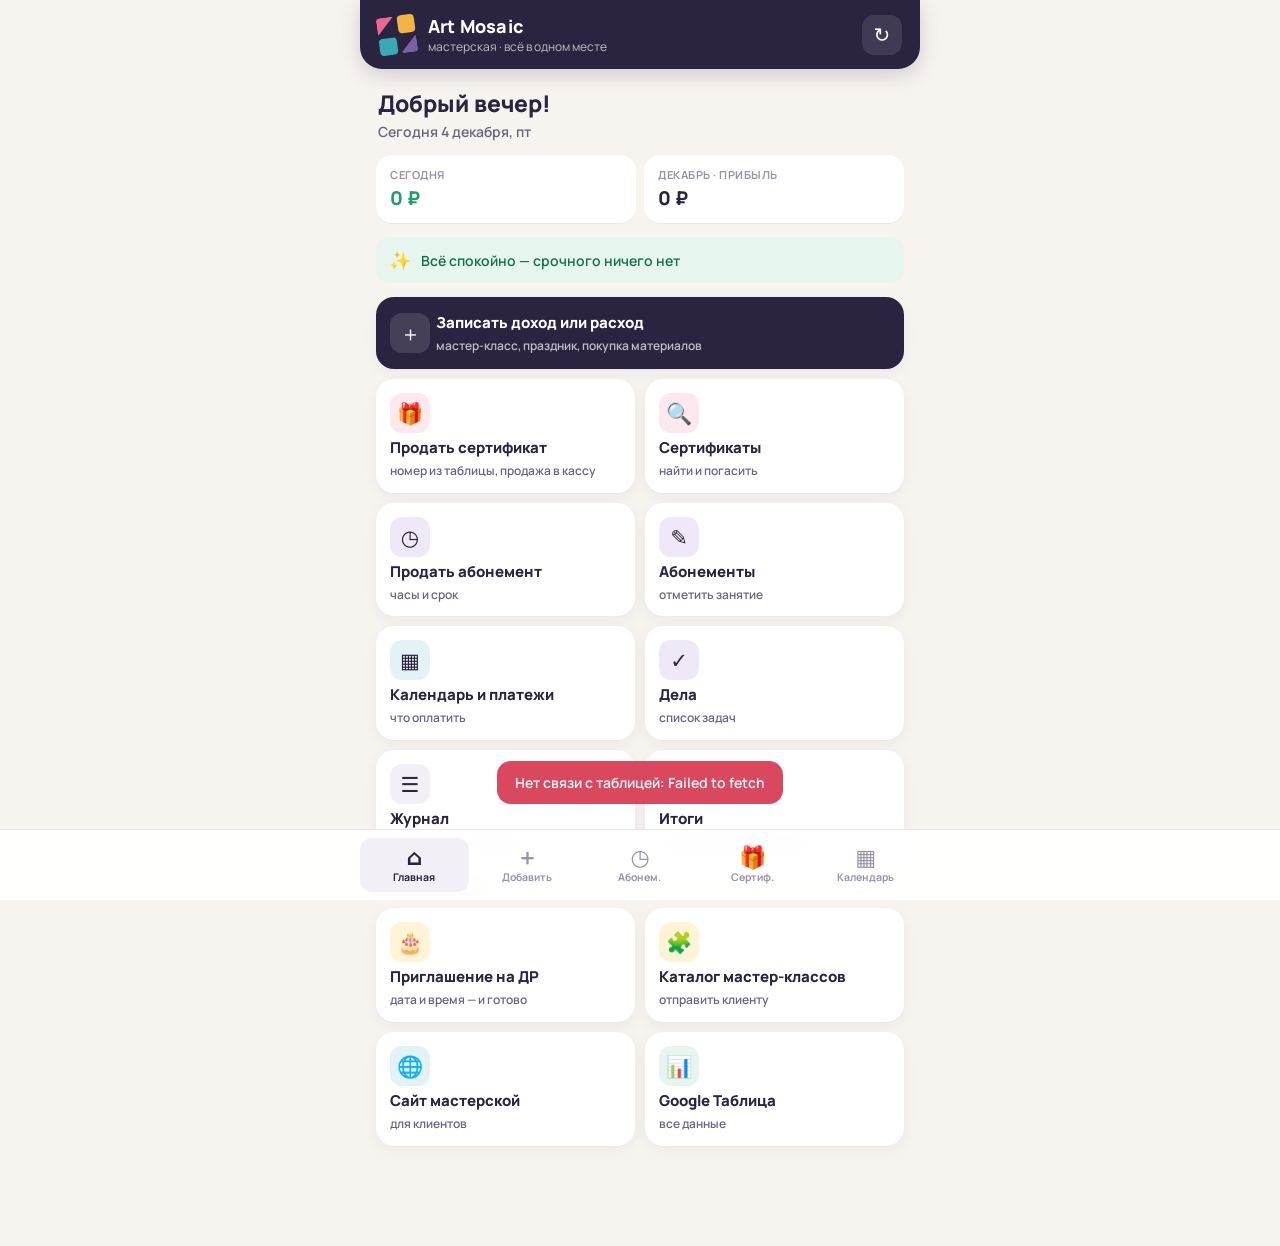
<file: art-mosaic/kassa/Index.html>
<!DOCTYPE html>
<html lang="ru">
<head>
<base target="_top">
<meta charset="utf-8">
<meta name="viewport" content="width=device-width, initial-scale=1, viewport-fit=cover">
<meta name="theme-color" content="#2B2440">
<meta name="apple-mobile-web-app-capable" content="yes">
<meta name="mobile-web-app-capable" content="yes">
<meta name="apple-mobile-web-app-title" content="Art Mosaic">
<title>Art Mosaic</title>
<link rel="preconnect" href="https://fonts.googleapis.com">
<link href="https://fonts.googleapis.com/css2?family=Manrope:wght@400;500;600;700;800&display=swap" rel="stylesheet">
<style>
  :root{
    --ink:#2B2440; --ink2:#6B6480; --mute:#9A93A8; --line:#ECE6F2;
    --bg:#F7F3EF; --card:#FFFFFF;
    --inc:#1F9D6B; --incbg:#E6F6EE; --exp:#D9485F; --expbg:#FCE9EC;
    --pink:#E86A92; --gold:#F2B544; --teal:#3BA8B5; --violet:#7B5EA7;
    --r:18px;
  }
  *{box-sizing:border-box;-webkit-tap-highlight-color:transparent}
  html,body{margin:0;background:var(--bg);color:var(--ink);font-family:Manrope,system-ui,-apple-system,sans-serif;font-size:16px}
  button,input,textarea{font-family:inherit;font-size:inherit;color:inherit}
  button{cursor:pointer;border:0;background:none}
  .hidden{display:none!important}

  #app{max-width:560px;margin:0 auto;min-height:100vh;padding-bottom:calc(84px + env(safe-area-inset-bottom))}

  /* шапка */
  .top{position:sticky;top:0;z-index:5;display:flex;align-items:center;gap:12px;padding:14px 18px;
       background:var(--ink);color:#fff;border-radius:0 0 22px 22px;box-shadow:0 6px 20px rgba(43,36,64,.18)}
  .logo{width:38px;height:38px;flex:none;display:grid;grid-template-columns:1fr 1fr;gap:3px;transform:rotate(-8deg)}
  .logo i{border-radius:4px;display:block}
  .logo i:nth-child(1){background:var(--pink);clip-path:polygon(0 0,100% 0,0 100%)}
  .logo i:nth-child(2){background:var(--gold)}
  .logo i:nth-child(3){background:var(--teal)}
  .logo i:nth-child(4){background:var(--violet);clip-path:polygon(100% 0,100% 100%,0 100%)}
  .brand{font-weight:800;font-size:18px;letter-spacing:.2px}
  .sub{font-size:12px;opacity:.7}
  .top .grow{flex:1}
  .icon-btn{width:40px;height:40px;border-radius:12px;background:rgba(255,255,255,.1);color:#fff;font-size:20px;display:grid;place-items:center}
  .icon-btn.spin{animation:spin 1s linear infinite}
  @keyframes spin{to{transform:rotate(360deg)}}

  main{padding:16px}
  .tab{display:none}
  .tab.active{display:block;animation:fade .2s ease}
  @keyframes fade{from{opacity:0;transform:translateY(4px)}to{opacity:1;transform:none}}

  .card{background:var(--card);border-radius:var(--r);padding:16px;box-shadow:0 1px 0 var(--line),0 4px 16px rgba(43,36,64,.05);margin-bottom:14px}
  .lbl{display:block;font-size:12px;font-weight:700;letter-spacing:.6px;text-transform:uppercase;color:var(--mute);margin:16px 2px 8px}
  .lbl:first-child{margin-top:0}

  /* тип */
  .seg{display:grid;grid-template-columns:1fr 1fr;background:#EFEAF4;border-radius:14px;padding:4px;gap:4px}
  .seg button{padding:12px;border-radius:11px;font-weight:700;color:var(--ink2);transition:.15s}
  .seg button.on.inc{background:var(--inc);color:#fff;box-shadow:0 4px 12px rgba(31,157,107,.3)}
  .seg button.on.exp{background:var(--exp);color:#fff;box-shadow:0 4px 12px rgba(217,72,95,.3)}

  /* сумма */
  .amount{display:flex;align-items:baseline;justify-content:center;gap:8px;padding:18px 0 6px}
  .amount input{width:100%;max-width:300px;border:0;outline:0;background:transparent;text-align:center;
    font-size:44px;font-weight:800;letter-spacing:-1px}
  .amount input::placeholder{color:#D6D0DF}
  .amount span{font-size:28px;font-weight:700;color:var(--mute)}
  body.t-inc .amount input{color:var(--inc)}
  body.t-exp .amount input{color:var(--exp)}

  /* чипсы */
  .chips{display:flex;flex-wrap:wrap;gap:8px}
  .chip{padding:9px 14px;border-radius:999px;background:#F3EFF7;color:var(--ink);font-weight:600;font-size:14px;border:1.5px solid transparent;transition:.12s}
  .chip.on{background:var(--ink);color:#fff}
  body.t-inc #cats .chip.on{background:var(--inc)}
  body.t-exp #cats .chip.on{background:var(--exp)}
  .dates{display:flex;gap:8px;align-items:center;flex-wrap:wrap}
  .dates input{flex:1;min-width:150px;padding:8px 12px;border-radius:12px;border:1.5px solid var(--line);background:#fff;font-weight:600;font-size:15px}
  textarea{width:100%;border:1.5px solid var(--line);border-radius:14px;padding:12px;resize:vertical;outline:0;background:#fff;font-size:15px}
  textarea:focus,.dates input:focus{border-color:var(--violet)}

  .primary{width:100%;margin-top:18px;padding:16px;border-radius:16px;background:var(--ink);color:#fff;font-weight:800;font-size:17px;
    box-shadow:0 8px 20px rgba(43,36,64,.25);transition:.15s}
  body.t-inc .primary{background:var(--inc);box-shadow:0 8px 20px rgba(31,157,107,.3)}
  body.t-exp .primary{background:var(--exp);box-shadow:0 8px 20px rgba(217,72,95,.3)}
  .primary:disabled{opacity:.6}
  .edit-row{display:grid;grid-template-columns:1fr 1fr;gap:10px;margin-top:10px}
  .ghost,.danger{padding:13px;border-radius:14px;font-weight:700}
  .ghost{background:#EFEAF4}
  .danger{background:var(--expbg);color:var(--exp)}
  .edit-badge{display:inline-block;margin-bottom:10px;padding:5px 10px;border-radius:8px;background:#FFF4D6;color:#8A6510;font-size:13px;font-weight:700}

  .mini{display:flex;justify-content:space-between;gap:10px;font-size:14px;color:var(--ink2)}
  .mini b{font-weight:800}

  /* месяц */
  .month{display:flex;align-items:center;justify-content:space-between;margin-bottom:12px}
  .month button{width:44px;height:44px;border-radius:14px;background:#fff;font-size:22px;font-weight:700;box-shadow:0 1px 0 var(--line)}
  .month .title{font-weight:800;font-size:19px}

  .totals{display:grid;grid-template-columns:1fr 1fr 1fr;gap:8px;margin-bottom:14px}
  .tot{background:#fff;border-radius:14px;padding:10px 12px;box-shadow:0 1px 0 var(--line)}
  .tot small{display:block;font-size:11px;font-weight:700;text-transform:uppercase;letter-spacing:.5px;color:var(--mute)}
  .tot b{display:block;font-size:16px;font-weight:800;margin-top:3px;white-space:nowrap;overflow:hidden;text-overflow:ellipsis}

  /* журнал */
  .day{font-size:13px;font-weight:700;color:var(--mute);margin:16px 4px 6px;display:flex;justify-content:space-between}
  .op{display:flex;align-items:center;gap:12px;background:#fff;border-radius:14px;padding:12px 14px;margin-bottom:6px;box-shadow:0 1px 0 var(--line);width:100%;text-align:left}
  .op:active{transform:scale(.99)}
  .dot{width:36px;height:36px;border-radius:11px;display:grid;place-items:center;font-weight:800;flex:none}
  .dot.inc{background:var(--incbg);color:var(--inc)}
  .dot.exp{background:var(--expbg);color:var(--exp)}
  .op .mid{flex:1;min-width:0}
  .op .cat{font-weight:700;font-size:15px}
  .op .com{font-size:13px;color:var(--ink2);white-space:nowrap;overflow:hidden;text-overflow:ellipsis}
  .op .sum{font-weight:800;white-space:nowrap}
  .op .sum.inc{color:var(--inc)} .op .sum.exp{color:var(--exp)}
  .empty{text-align:center;color:var(--mute);padding:40px 10px}
  .empty div{font-size:38px;margin-bottom:6px}

  /* итоги */
  .big{display:grid;grid-template-columns:1fr 1fr;gap:10px;margin-bottom:10px}
  .kpi{border-radius:var(--r);padding:16px;color:#fff}
  .kpi small{font-size:12px;font-weight:700;opacity:.85;text-transform:uppercase;letter-spacing:.5px}
  .kpi b{display:block;font-size:22px;font-weight:800;margin-top:4px}
  .kpi.inc{background:linear-gradient(135deg,#1F9D6B,#35B989)}
  .kpi.exp{background:linear-gradient(135deg,#D9485F,#EC6C7F)}
  .profit{background:var(--ink);color:#fff;border-radius:var(--r);padding:16px 18px;display:flex;justify-content:space-between;align-items:center;margin-bottom:14px}
  .profit small{opacity:.7;font-weight:600}
  .profit b{font-size:24px;font-weight:800}
  .bars h3{margin:0 0 12px;font-size:15px}
  .bar{margin-bottom:10px}
  .bar .t{display:flex;justify-content:space-between;font-size:14px;margin-bottom:4px;gap:8px}
  .bar .t span:first-child{font-weight:600}
  .bar .t span:last-child{font-weight:800;white-space:nowrap}
  .bar .track{height:8px;border-radius:6px;background:#F1ECF5;overflow:hidden}
  .bar .fill{height:100%;border-radius:6px}
  table.year{width:100%;border-collapse:collapse;font-size:14px}
  table.year th{font-size:11px;text-transform:uppercase;color:var(--mute);text-align:right;padding:6px 4px;letter-spacing:.4px}
  table.year th:first-child,table.year td:first-child{text-align:left}
  table.year td{padding:9px 4px;border-top:1px solid var(--line);text-align:right;font-weight:600;white-space:nowrap}
  table.year tr.cur td{background:#F6F2FA}
  table.year tr{cursor:pointer}
  table.year tfoot td{font-weight:800;border-top:2px solid var(--ink)}
  .inc-t{color:var(--inc)} .exp-t{color:var(--exp)}
  .link-btn{display:block;text-align:center;padding:14px;border-radius:14px;background:#fff;color:var(--ink);font-weight:700;text-decoration:none;box-shadow:0 1px 0 var(--line)}

  /* нижнее меню */
  nav.bottom{position:fixed;left:0;right:0;bottom:0;z-index:6;display:flex;justify-content:center;
    background:rgba(255,255,255,.94);backdrop-filter:blur(10px);-webkit-backdrop-filter:blur(10px);
    border-top:1px solid var(--line);padding:8px 8px calc(8px + env(safe-area-inset-bottom))}
  nav.bottom .in{display:grid;grid-template-columns:repeat(5,1fr);width:100%;max-width:560px;gap:4px}
  nav.bottom button{position:relative;padding:8px 2px;border-radius:12px;color:var(--mute);font-size:10.5px;font-weight:700;display:flex;flex-direction:column;align-items:center;gap:2px}
  nav.bottom button .ic{font-size:22px;line-height:1}
  nav.bottom button.on{color:var(--ink);background:#F3EFF7}

  nav.bottom .badge{position:absolute;top:3px;left:calc(50% + 6px);min-width:17px;height:17px;padding:0 4px;border-radius:9px;
    background:var(--exp);color:#fff;font-size:10px;line-height:17px;font-weight:800}

  /* платежи и дела */
  .head-row{display:flex;justify-content:space-between;align-items:center;margin-bottom:12px;gap:10px}
  .head-row h2{margin:0;font-size:21px;font-weight:800}
  .add-btn{padding:10px 14px;border-radius:12px;background:var(--ink);color:#fff;font-weight:700;font-size:14px;white-space:nowrap}
  .group{font-size:12px;font-weight:800;text-transform:uppercase;letter-spacing:.6px;margin:18px 4px 8px;color:var(--mute)}
  .group.red{color:var(--exp)} .group.amber{color:#B07A0C}
  .pay{display:flex;align-items:center;gap:12px;background:#fff;border-radius:14px;padding:10px 12px;margin-bottom:6px;box-shadow:0 1px 0 var(--line)}
  .pay.overdue{box-shadow:inset 3px 0 0 var(--exp),0 1px 0 var(--line)}
  .pay.soon{box-shadow:inset 3px 0 0 var(--gold),0 1px 0 var(--line)}
  .cal{width:46px;flex:none;text-align:center;border-radius:11px;background:#F3EFF7;padding:5px 0}
  .cal b{display:block;font-size:19px;font-weight:800;line-height:1.1}
  .cal small{font-size:10px;font-weight:700;text-transform:uppercase;color:var(--ink2)}
  .pay.overdue .cal{background:var(--expbg);color:var(--exp)}
  .pay .mid{flex:1;min-width:0;text-align:left}
  .pay .nm{font-weight:700;font-size:15px}
  .pay .meta{font-size:12px;color:var(--ink2);white-space:nowrap;overflow:hidden;text-overflow:ellipsis}
  .pay .am{font-weight:800;white-space:nowrap;font-size:15px}
  .done-btn{width:40px;height:40px;flex:none;border-radius:12px;background:var(--incbg);color:var(--inc);font-size:20px;font-weight:800}
  .done-btn.exp{background:var(--expbg);color:var(--exp)}
  .rep{display:inline-block;font-size:10px;font-weight:800;padding:1px 6px;border-radius:6px;background:#EFEAF5;color:var(--violet);margin-left:4px;vertical-align:2px}
  .banner{display:flex;align-items:center;gap:10px;background:#FFF4D6;color:#7A5608;border-radius:14px;padding:12px 14px;margin-bottom:14px;font-weight:600;font-size:14px;width:100%;text-align:left}
  .banner.red{background:var(--expbg);color:var(--exp)}
  .banner b{font-weight:800}

  .task-new{display:flex;gap:8px;margin-bottom:6px}
  .task-new input[type=text]{flex:1;min-width:0;padding:13px 14px;border-radius:14px;border:1.5px solid var(--line);background:#fff;outline:0;font-size:15px}
  .task-new input[type=text]:focus{border-color:var(--violet)}
  .task-new button{width:50px;border-radius:14px;background:var(--ink);color:#fff;font-size:24px;font-weight:700}
  .task-opts{display:flex;gap:6px;flex-wrap:wrap;align-items:center;margin-bottom:6px}
  .task-opts .chip{padding:6px 11px;font-size:13px}
  .task-opts input[type=date]{padding:5px 9px;border-radius:10px;border:1.5px solid var(--line);background:#fff;font-size:13px;font-weight:600}
  .task{display:flex;align-items:center;gap:12px;background:#fff;border-radius:14px;padding:12px 14px;margin-bottom:6px;box-shadow:0 1px 0 var(--line)}
  .check{width:26px;height:26px;flex:none;border-radius:50%;border:2px solid #CFC7DA;display:grid;place-items:center;color:#fff;font-size:14px;font-weight:900;transition:.15s}
  .task.done .check{background:var(--inc);border-color:var(--inc)}
  .task .tx{flex:1;min-width:0;text-align:left;font-size:15px;font-weight:600;line-height:1.3;word-break:break-word}
  .task.done .tx{color:var(--mute);text-decoration:line-through;font-weight:500}
  .due{font-size:12px;font-weight:800;padding:3px 8px;border-radius:8px;background:#F3EFF7;color:var(--ink2);white-space:nowrap}
  .due.red{background:var(--expbg);color:var(--exp)} .due.amber{background:#FFF4D6;color:#8A6510}
  .toggle-done{width:100%;padding:12px;margin-top:8px;border-radius:12px;color:var(--ink2);font-weight:700;background:#EFEAF4}

  /* календарь */
  .calhead{display:flex;align-items:center;justify-content:space-between;margin-bottom:10px}
  .calhead .title{font-weight:800;font-size:17px}
  .calhead button{width:38px;height:38px;border-radius:12px;background:#F3EFF7;font-size:20px;font-weight:700}
  .cgrid{display:grid;grid-template-columns:repeat(7,1fr);gap:4px}
  .cgrid .wd{font-size:11px;font-weight:800;color:var(--mute);text-align:center;padding:2px 0 4px;text-transform:uppercase}
  .cgrid .wd.we{color:var(--pink)}
  .cday{aspect-ratio:1/1;border-radius:12px;background:#FAF7FC;display:flex;flex-direction:column;align-items:center;justify-content:center;gap:3px;font-weight:700;font-size:15px;position:relative;border:2px solid transparent}
  .cday.out{opacity:.35}
  .cday.today{background:#FFF4D6}
  .cday.sel{border-color:var(--ink);background:#fff}
  .cday .dots{display:flex;gap:3px;height:6px}
  .cday .dots i{width:6px;height:6px;border-radius:50%}
  .d-exp{background:var(--exp)} .d-inc{background:var(--inc)} .d-task{background:var(--violet)} .d-ev{background:var(--teal)}
  .legend{display:flex;flex-wrap:wrap;gap:10px;margin-top:10px;font-size:11px;color:var(--ink2);font-weight:600}
  .legend span{display:flex;align-items:center;gap:4px} .legend i{width:8px;height:8px;border-radius:50%;display:inline-block}
  .dayhead{display:flex;justify-content:space-between;align-items:baseline;margin:16px 4px 8px}
  .dayhead b{font-size:16px} .dayhead small{color:var(--ink2);font-weight:600}
  .ditem{display:flex;align-items:center;gap:10px;background:#fff;border-radius:12px;padding:10px 12px;margin-bottom:6px;box-shadow:0 1px 0 var(--line)}
  .ditem .tm{font-weight:800;font-size:13px;color:var(--teal);min-width:44px}
  .ditem .tx{flex:1;min-width:0;font-weight:600;font-size:14px;text-align:left}
  .ditem .tx small{display:block;font-weight:500;color:var(--ink2);font-size:12px}
  .ditem .x{width:32px;height:32px;border-radius:10px;background:#F3EFF7;color:var(--ink2);font-weight:800}
  .dadd{display:grid;grid-template-columns:repeat(3,1fr);gap:6px;margin-top:8px}
  .dadd button{padding:10px 4px;border-radius:12px;background:#fff;font-weight:700;font-size:13px;box-shadow:0 1px 0 var(--line)}
  .calwarn{font-size:12px;color:#8A6510;background:#FFF4D6;border-radius:10px;padding:8px 10px;margin-top:10px}

  /* абонементы */
  .abo{display:block;width:100%;text-align:left;background:#fff;border-radius:16px;padding:14px;margin-bottom:8px;box-shadow:0 1px 0 var(--line)}
  .abo.warn{box-shadow:inset 3px 0 0 var(--gold),0 1px 0 var(--line)}
  .abo.red{box-shadow:inset 3px 0 0 var(--exp),0 1px 0 var(--line)}
  .abo.off{opacity:.6}
  .abo .r1{display:flex;align-items:center;gap:10px}
  .abo .nm{flex:1;min-width:0;font-weight:800;font-size:16px;white-space:nowrap;overflow:hidden;text-overflow:ellipsis}
  .abo .left{font-weight:800;font-size:15px;white-space:nowrap}
  .abo .left small{font-weight:600;color:var(--ink2);font-size:12px}
  .abo .track{height:9px;border-radius:6px;background:#F1ECF5;overflow:hidden;margin:10px 0 8px}
  .abo .fill{height:100%;border-radius:6px;background:linear-gradient(90deg,var(--violet),var(--pink))}
  .abo .r2{display:flex;align-items:center;gap:8px;font-size:12.5px;color:var(--ink2);font-weight:600}
  .abo .r2 .grow{flex:1;min-width:0;white-space:nowrap;overflow:hidden;text-overflow:ellipsis}
  .visit-btn{padding:9px 13px;border-radius:12px;background:var(--ink);color:#fff;font-weight:800;font-size:13px;white-space:nowrap}
  .tag{display:inline-block;font-size:11px;font-weight:800;padding:2px 7px;border-radius:7px;background:#F3EFF7;color:var(--ink2)}
  .tag.red{background:var(--expbg);color:var(--exp)} .tag.amber{background:#FFF4D6;color:#8A6510} .tag.green{background:var(--incbg);color:var(--inc)}
  .search{width:100%;padding:12px 14px;border-radius:14px;border:1.5px solid var(--line);background:#fff;outline:0;font-size:15px;margin-bottom:10px}
  .search:focus{border-color:var(--violet)}
  .vrow{display:flex;align-items:center;gap:10px;background:#fff;border-radius:12px;padding:10px 12px;margin-bottom:6px;box-shadow:0 1px 0 var(--line)}
  .vrow .h{font-weight:800;min-width:46px;color:var(--violet)}
  .vrow .tx{flex:1;min-width:0;font-size:14px;font-weight:600}
  .vrow .tx small{display:block;color:var(--ink2);font-weight:500;font-size:12px}
  .vrow .x{width:32px;height:32px;border-radius:10px;background:#F3EFF7;color:var(--ink2);font-weight:800}
  .infogrid{display:grid;grid-template-columns:1fr 1fr 1fr;gap:8px;margin:12px 0}
  .infogrid div{background:#fff;border-radius:12px;padding:10px;box-shadow:0 1px 0 var(--line)}
  .infogrid small{display:block;font-size:11px;font-weight:700;color:var(--mute);text-transform:uppercase;letter-spacing:.4px}
  .infogrid b{display:block;font-size:17px;font-weight:800;margin-top:2px}
  .checkrow{display:flex;align-items:center;gap:10px;margin-top:16px;font-weight:700;font-size:15px;cursor:pointer}
  .checkrow input{width:22px;height:22px;accent-color:var(--inc)}
  /* главная */
  .hello{margin:2px 2px 14px}
  .hello h2{margin:0;font-size:23px;font-weight:800}
  .hello p{margin:3px 0 0;color:var(--ink2);font-weight:600;font-size:14px}
  .kpis{display:grid;grid-template-columns:1fr 1fr;gap:8px;margin-bottom:14px}
  .kpis div{background:#fff;border-radius:16px;padding:12px 14px;box-shadow:0 1px 0 var(--line)}
  .kpis small{display:block;font-size:11px;font-weight:700;color:var(--mute);text-transform:uppercase;letter-spacing:.5px}
  .kpis b{display:block;font-size:19px;font-weight:800;margin-top:3px}
  .alerts{margin-bottom:14px}
  .alert{display:flex;align-items:center;gap:10px;width:100%;text-align:left;background:#FFF4D6;color:#6E4E08;border-radius:14px;padding:11px 13px;margin-bottom:6px;font-size:14px;font-weight:600}
  .alert.red{background:var(--expbg);color:#A3283C} .alert.ok{background:var(--incbg);color:#14704C}
  .alert .e{font-size:18px} .alert b{font-weight:800}
  .tiles{display:grid;grid-template-columns:1fr 1fr;gap:10px}
  .tile{position:relative;display:flex;flex-direction:column;align-items:flex-start;gap:6px;min-height:104px;padding:14px;border-radius:18px;background:#fff;
    box-shadow:0 1px 0 var(--line),0 4px 14px rgba(43,36,64,.05);text-align:left;color:var(--ink);text-decoration:none}
  .tile:active{transform:scale(.98)}
  .tile .e{width:40px;height:40px;border-radius:12px;display:grid;place-items:center;font-size:21px}
  .tile b{font-size:15px;font-weight:800;line-height:1.2}
  .tile small{font-size:12px;color:var(--ink2);font-weight:600;line-height:1.3}
  .tile .badge{position:absolute;top:10px;right:10px;min-width:22px;height:22px;padding:0 6px;border-radius:11px;background:var(--exp);color:#fff;font-size:12px;line-height:22px;font-weight:800;text-align:center}
  .tile.wide{grid-column:1/-1;min-height:0;flex-direction:row;align-items:center}
  .tile.dark{background:var(--ink);color:#fff} .tile.dark small{color:rgba(255,255,255,.7)}
  .tiles-lbl{display:block;font-size:12px;font-weight:800;letter-spacing:.6px;text-transform:uppercase;color:var(--mute);margin:20px 4px 8px}
  /* сертификаты */
  .cert{display:block;width:100%;text-align:left;background:#fff;border-radius:16px;padding:13px 14px;margin-bottom:8px;box-shadow:0 1px 0 var(--line)}
  .cert.warn{box-shadow:inset 3px 0 0 var(--gold),0 1px 0 var(--line)} .cert.off{opacity:.55}
  .cert .r1{display:flex;align-items:center;gap:10px}
  .cert .no{font-weight:800;font-size:13px;padding:4px 8px;border-radius:9px;background:#FCE9F0;color:#B23A68;white-space:nowrap}
  .cert .nm{flex:1;min-width:0;font-weight:800;font-size:16px;white-space:nowrap;overflow:hidden;text-overflow:ellipsis}
  .cert .am{font-weight:800;white-space:nowrap} .cert .am small{font-weight:600;color:var(--ink2);font-size:12px}
  .cert .r2{display:flex;align-items:center;gap:8px;margin-top:8px;font-size:12.5px;color:var(--ink2);font-weight:600}
  .cert .r2 .grow{flex:1;min-width:0;white-space:nowrap;overflow:hidden;text-overflow:ellipsis}
  .redeem-btn{padding:9px 13px;border-radius:12px;background:var(--pink);color:#fff;font-weight:800;font-size:13px;white-space:nowrap}
  .head-btns{display:flex;gap:6px;flex-wrap:wrap;justify-content:flex-end}
  #tab-cert .head-row{flex-wrap:wrap}
  #tab-cert .add-btn{padding:9px 11px;font-size:13px}
  html,body{overflow-x:hidden}
  .add-btn.alt{background:#EFEAF4;color:var(--ink)}
  .pick{display:grid;gap:8px;margin-top:14px}
  .pick a,.pick button{display:flex;align-items:center;gap:12px;padding:14px;border-radius:14px;background:#fff;color:var(--ink);text-decoration:none;font-weight:800;box-shadow:0 1px 0 var(--line);text-align:left;width:100%}
  .pick small{display:block;font-weight:600;color:var(--ink2);font-size:12px}
  .pick .e{font-size:22px}
  /* все приложения мастерской */
  .apps{display:grid;grid-template-columns:1fr 1fr;gap:8px}
  .apps a{display:flex;flex-direction:column;gap:3px;padding:12px;border-radius:14px;background:#FAF7FC;color:var(--ink);text-decoration:none;border:1.5px solid var(--line)}
  .apps a b{font-size:14px;font-weight:800} .apps a small{font-size:12px;color:var(--ink2);font-weight:500;line-height:1.3}
  .apps a .e{font-size:20px}

  /* модальное окно */
  .modal{position:fixed;inset:0;z-index:25;background:rgba(43,36,64,.45);display:flex;align-items:flex-end;justify-content:center}
  .modal .panel{width:100%;max-width:560px;max-height:92vh;overflow:auto;background:var(--bg);border-radius:22px 22px 0 0;
    padding:18px 16px calc(18px + env(safe-area-inset-bottom));animation:up .22s ease}
  @keyframes up{from{transform:translateY(40px);opacity:.5}to{transform:none;opacity:1}}
  .modal h3{margin:0 0 4px;font-size:19px;font-weight:800}
  .modal .hint{font-size:13px;color:var(--ink2);margin:6px 2px 0}
  .field{width:100%;padding:12px 14px;border-radius:14px;border:1.5px solid var(--line);background:#fff;outline:0;font-size:16px;font-weight:600}
  .field:focus{border-color:var(--violet)}
  .field.big{font-size:26px;font-weight:800}
  .modal .seg{margin-top:4px}
  @media (min-width:700px){ .modal{align-items:center} .modal .panel{border-radius:22px} }

  /* тост, оверлеи */
  #toast{position:fixed;left:50%;bottom:calc(96px + env(safe-area-inset-bottom));transform:translateX(-50%) translateY(20px);opacity:0;
    background:var(--ink);color:#fff;padding:12px 18px;border-radius:14px;font-weight:600;font-size:14px;z-index:20;transition:.25s;max-width:90vw;text-align:center;pointer-events:none}
  #toast.show{opacity:1;transform:translateX(-50%) translateY(0)}
  #toast.err{background:var(--exp)}
  .overlay{position:fixed;inset:0;z-index:30;background:var(--bg);display:grid;place-items:center;padding:24px}
  .pinbox{width:100%;max-width:320px;text-align:center}
  .pinbox .logo{margin:0 auto 16px;width:56px;height:56px}
  .pinbox input{width:100%;text-align:center;font-size:30px;letter-spacing:10px;padding:14px;border-radius:16px;border:2px solid var(--line);outline:0;background:#fff;font-weight:800}
  .loading{text-align:center;color:var(--mute);padding:60px 0}
  .loading .logo{margin:0 auto 14px;animation:spin 2.4s linear infinite}

  @media (min-width:700px){
    .amount input{font-size:52px}
  }
</style>
</head>
<body class="t-inc">
<div id="app">
  <header class="top">
    <div class="logo"><i></i><i></i><i></i><i></i></div>
    <div class="grow" id="homeLink" style="cursor:pointer"><div class="brand">Art Mosaic</div><div class="sub">мастерская · всё в одном месте</div></div>
    <button id="refreshBtn" class="icon-btn" title="Обновить из таблицы">↻</button>
  </header>

  <main>
    <div id="boot" class="loading"><div class="logo"><i></i><i></i><i></i><i></i></div>Загружаю данные…</div>

    <!-- ГЛАВНАЯ -->
    <section id="tab-home" class="tab">
      <div class="hello"><h2 id="helloTitle">Добрый день!</h2><p id="helloDate"></p></div>
      <div class="kpis" id="homeKpis"></div>
      <div class="alerts" id="homeAlerts"></div>
      <div class="tiles">
        <button class="tile dark wide" data-go="add"><span class="e" style="background:rgba(255,255,255,.12)">＋</span><span><b>Записать доход или расход</b><br><small>мастер-класс, праздник, покупка материалов</small></span></button>
        <button class="tile" data-go="certnew"><span class="e" style="background:#FCE9F0">🎁</span><b>Продать сертификат</b><small>номер из таблицы, продажа в кассу</small></button>
        <button class="tile" data-go="cert"><span class="e" style="background:#FCE9F0">🔍</span><b>Сертификаты</b><small id="tileCert">найти и погасить</small><span class="badge hidden" id="tbCert"></span></button>
        <button class="tile" data-go="subnew"><span class="e" style="background:#EFE8F7">◷</span><b>Продать абонемент</b><small>часы и срок</small></button>
        <button class="tile" data-go="sub"><span class="e" style="background:#EFE8F7">✎</span><b>Абонементы</b><small id="tileSub">отметить занятие</small><span class="badge hidden" id="tbSub"></span></button>
        <button class="tile" data-go="pay"><span class="e" style="background:#E3F3F5">▦</span><b>Календарь и платежи</b><small id="tilePay">что оплатить</small><span class="badge hidden" id="tbPay"></span></button>
        <button class="tile" data-go="task"><span class="e" style="background:#EFE8F7">✓</span><b>Дела</b><small id="tileTask">список задач</small><span class="badge hidden" id="tbTask"></span></button>
        <button class="tile" data-go="log"><span class="e" style="background:#F3EFF7">☰</span><b>Журнал</b><small>все записи по месяцам</small></button>
        <button class="tile" data-go="sum"><span class="e" style="background:var(--incbg)">∑</span><b>Итоги</b><small>доходы, расходы, прибыль</small></button>
      </div>
      <span class="tiles-lbl">Для клиентов</span>
      <div class="tiles">
        <a class="tile" target="_blank" data-ext="priglasheniya.html"><span class="e" style="background:#FFF4D6">🎂</span><b>Приглашение на ДР</b><small>дата и время — и готово</small></a>
        <a class="tile" target="_blank" data-ext="katalog.html"><span class="e" style="background:#FFF4D6">🧩</span><b>Каталог мастер-классов</b><small>отправить клиенту</small></a>
        <a class="tile" target="_blank" data-ext="site/"><span class="e" style="background:#E3F3F5">🌐</span><b>Сайт мастерской</b><small>для клиентов</small></a>
        <a class="tile" target="_blank" id="sheetTile" href="#"><span class="e" style="background:var(--incbg)">📊</span><b>Google Таблица</b><small>все данные</small></a>
      </div>
    </section>

    <!-- СЕРТИФИКАТЫ -->
    <section id="tab-cert" class="tab">
      <div class="head-row"><h2>Сертификаты</h2>
        <div class="head-btns"><button class="add-btn alt" id="certQuick" title="Записать уже выданный сертификат">＋ Записать</button><button class="add-btn" id="certNew">🎁 Выписать</button></div></div>
      <input type="search" class="search" id="certSearch" placeholder="Номер или имя" inputmode="search">
      <div class="totals" id="certTotals"></div>
      <div id="certList"></div>
    </section>

    <!-- ДОБАВИТЬ -->
    <section id="tab-add" class="tab">
      <button id="payBanner" class="banner hidden"></button>
      <div class="card">
        <div id="editBadge" class="edit-badge hidden">✎ Редактирование записи</div>
        <div class="seg" id="typeSeg">
          <button data-type="Доход" class="inc on">＋ Доход</button>
          <button data-type="Расход" class="exp">− Расход</button>
        </div>
        <div class="amount">
          <input id="amount" inputmode="decimal" placeholder="0" autocomplete="off" enterkeyhint="done">
          <span>₽</span>
        </div>
      </div>

      <div class="card">
        <label class="lbl">Дата</label>
        <div class="dates">
          <button class="chip" data-shift="0">Сегодня</button>
          <button class="chip" data-shift="-1">Вчера</button>
          <input type="date" id="date">
        </div>

        <label class="lbl">Категория</label>
        <div id="cats" class="chips"></div>

        <label class="lbl">Способ оплаты</label>
        <div id="methods" class="chips"></div>

        <label class="lbl">Комментарий</label>
        <textarea id="comment" rows="2" placeholder="Например: МК «Ваза», 3 человека"></textarea>

        <button id="saveBtn" class="primary">Сохранить</button>
        <div id="editRow" class="edit-row hidden">
          <button id="cancelEdit" class="ghost">Отмена</button>
          <button id="delBtn" class="danger">Удалить</button>
        </div>
      </div>

      <div class="card mini" id="todayLine"></div>
    </section>

    <!-- ЖУРНАЛ -->
    <section id="tab-log" class="tab">
      <div class="month">
        <button data-step="-1">‹</button><div class="title js-month"></div><button data-step="1">›</button>
      </div>
      <div class="totals" id="logTotals"></div>
      <div id="logList"></div>
    </section>

    <!-- ПЛАТЕЖИ -->
    <section id="tab-pay" class="tab">
      <div class="card">
        <div class="calhead"><button id="calPrev">‹</button><div class="title" id="calTitle"></div><button id="calNext">›</button></div>
        <div class="cgrid" id="calGrid"></div>
        <div class="legend">
          <span><i class="d-exp"></i>оплатить</span><span><i class="d-inc"></i>ждём деньги</span>
          <span><i class="d-task"></i>дела</span><span><i class="d-ev"></i>события</span>
        </div>
        <div id="calWarn"></div>
      </div>
      <div class="dayhead"><b id="dayTitle"></b><small id="dayCash"></small></div>
      <div id="dayList"></div>
      <div class="dadd">
        <button id="dAddEv">＋ Событие</button><button id="dAddPay">＋ Платёж</button><button id="dAddTask">＋ Дело</button>
      </div>

      <div class="head-row" style="margin-top:24px"><h2>Платежи</h2><button class="add-btn" id="payAdd">＋ Платёж</button></div>
      <div class="totals" id="payTotals"></div>
      <div id="payList"></div>
    </section>

    <!-- АБОНЕМЕНТЫ -->
    <section id="tab-sub" class="tab">
      <div class="head-row"><h2>Абонементы</h2><button class="add-btn" id="subAdd">＋ Абонемент</button></div>
      <input type="search" class="search hidden" id="subSearch" placeholder="Найти по имени или телефону">
      <div class="totals" id="subTotals"></div>
      <div id="subList"></div>
    </section>

    <!-- ДЕЛА -->
    <section id="tab-task" class="tab">
      <div class="head-row"><h2>Дела</h2></div>
      <div class="task-new">
        <input type="text" id="taskText" placeholder="Что нужно сделать?" enterkeyhint="done" autocomplete="off">
        <button id="taskAdd">＋</button>
      </div>
      <div class="task-opts" id="taskOpts">
        <span style="font-size:13px;color:var(--mute);font-weight:700">Срок:</span>
        <button class="chip on" data-due="">без срока</button>
        <button class="chip" data-due="0">сегодня</button>
        <button class="chip" data-due="1">завтра</button>
        <input type="date" id="taskDue">
      </div>
      <div class="task-opts" id="taskRep">
        <span style="font-size:13px;color:var(--mute);font-weight:700">Повтор:</span>
        <button class="chip on" data-rep="Разово">нет</button>
        <button class="chip" data-rep="Ежедневно">каждый день</button>
        <button class="chip" data-rep="Еженедельно">неделя</button>
        <button class="chip" data-rep="Ежемесячно">месяц</button>
        <button class="chip" data-rep="Ежеквартально">квартал</button>
        <button class="chip" data-rep="Ежегодно">год</button>
      </div>
      <div id="taskList"></div>
    </section>

    <!-- ИТОГИ -->
    <section id="tab-sum" class="tab">
      <div class="month">
        <button data-step="-1">‹</button><div class="title js-month"></div><button data-step="1">›</button>
      </div>
      <div class="big">
        <div class="kpi inc"><small>Доходы</small><b id="kInc">0 ₽</b></div>
        <div class="kpi exp"><small>Расходы</small><b id="kExp">0 ₽</b></div>
      </div>
      <div class="profit"><small>Прибыль за месяц</small><b id="kProfit">0 ₽</b></div>
      <div class="card bars" id="incBars"></div>
      <div class="card bars" id="expBars"></div>
      <div class="card">
        <h3 style="margin:0 0 8px;font-size:15px" id="yearTitle"></h3>
        <table class="year" id="yearTable"></table>
      </div>
      <a id="sheetLink" class="link-btn" target="_blank" href="#">Открыть Google Таблицу ↗</a>
    </section>
  </main>

  <nav class="bottom"><div class="in">
    <button data-tab="home" class="on"><span class="ic">⌂</span>Главная<span class="badge hidden" id="homeBadge"></span></button>
    <button data-tab="add"><span class="ic">＋</span>Добавить</button>
    <button data-tab="sub"><span class="ic">◷</span>Абонем.<span class="badge hidden" id="subBadge"></span></button>
    <button data-tab="cert"><span class="ic">🎁</span>Сертиф.<span class="badge hidden" id="certBadge"></span></button>
    <button data-tab="pay"><span class="ic">▦</span>Календарь<span class="badge hidden" id="payBadge"></span></button>
  </div></nav>
</div>

<div id="pinScreen" class="overlay hidden">
  <div class="pinbox">
    <div class="logo"><i></i><i></i><i></i><i></i></div>
    <h2 style="margin:0 0 6px">Art Mosaic</h2>
    <p style="color:var(--ink2);margin:0 0 18px">Введите ПИН-код</p>
    <input id="pinInput" type="password" inputmode="numeric" autocomplete="off" maxlength="8">
    <button id="pinBtn" class="primary">Войти</button>
  </div>
</div>
<div id="modal" class="modal hidden"><div class="panel" id="modalPanel"></div></div>
<div id="toast"></div>

<script>
const MONTHS = ['Январь','Февраль','Март','Апрель','Май','Июнь','Июль','Август','Сентябрь','Октябрь','Ноябрь','Декабрь'];
const MONTHS_GEN = ['января','февраля','марта','апреля','мая','июня','июля','августа','сентября','октября','ноября','декабря'];
const WD = ['вс','пн','вт','ср','чт','пт','сб'];
const PALETTE = ['#E86A92','#3BA8B5','#F2B544','#7B5EA7','#1F9D6B','#E98A4F','#5C7FD6','#C45BAA','#8AB04A','#D9485F'];

const $ = s => document.querySelector(s);
const $$ = s => Array.from(document.querySelectorAll(s));
const store = {
  get(k, d){ try{ const v = localStorage.getItem('am_'+k); return v ? JSON.parse(v) : d; }catch(e){ return d; } },
  set(k, v){ try{ localStorage.setItem('am_'+k, JSON.stringify(v)); }catch(e){} }
};

const S = {
  ops: [], pays: [], tasks: [], subs: [], subQuery: '', subShowOld: false, certs: [], certQuery: '', certShowOld: false, cats: {income:[], expense:[], methods:[]}, url: '#',
  taskDue: '', taskRep: 'Разово', showDone: false,
  calMonth: todayStr().slice(0,7), calDay: todayStr(), events: {}, calOk: true,
  type: 'Доход', cat: '', method: store.get('method',''), date: todayStr(),
  editId: null, month: todayStr().slice(0,7), pin: store.get('pin',''), busy: false
};

/* ---------- утилиты ---------- */
function todayStr(shift){
  const d = new Date(); d.setDate(d.getDate() + (shift||0));
  return d.getFullYear()+'-'+String(d.getMonth()+1).padStart(2,'0')+'-'+String(d.getDate()).padStart(2,'0');
}
function money(n, sign){
  const s = Math.abs(n).toLocaleString('ru-RU',{maximumFractionDigits:2}) + ' ₽';
  if (!sign) return (n<0?'−':'') + s;
  return (n<0?'− ':'+ ') + s;
}
function esc(s){ return String(s).replace(/[&<>"']/g, c => ({'&':'&amp;','<':'&lt;','>':'&gt;','"':'&quot;',"'":'&#39;'}[c])); }
function monthTitle(ym){ const [y,m] = ym.split('-'); return MONTHS[+m-1] + ' ' + y; }
function shiftMonth(ym, k){ let [y,m] = ym.split('-').map(Number); m += k; while(m<1){m+=12;y--} while(m>12){m-=12;y++} return y+'-'+String(m).padStart(2,'0'); }
function dayTitle(ds){
  const d = new Date(ds+'T12:00:00');
  const t = todayStr(), y = todayStr(-1);
  const base = d.getDate()+' '+MONTHS_GEN[d.getMonth()]+', '+WD[d.getDay()];
  return ds===t ? 'Сегодня · '+base : ds===y ? 'Вчера · '+base : base;
}
function toast(msg, err){
  const t = $('#toast'); t.textContent = msg; t.className = 'show' + (err?' err':'');
  clearTimeout(toast._t); toast._t = setTimeout(()=> t.className = err?'err':'', 2600);
}
// Внутри Google Apps Script — google.script.run; на GitHub Pages — запрос к тому же скрипту по ссылке /exec
const API_URL = 'https://script.google.com/macros/s/AKfycbz19KS3-W0EvcN7TiCvM9X8OfRSwnRg3XLOn_BgSkLpnRVidH1QG6mpGF8m-eTLZkCKow/exec';
const IN_GAS = !!(window.google && google.script && google.script.run);
const BASE = 'https://svetlana020257-lab.github.io/ddd/art-mosaic/';
function call(fn, ...args){
  if (IN_GAS) return new Promise((res, rej) => google.script.run.withSuccessHandler(res).withFailureHandler(rej)[fn](...args));
  const [pin, ...rest] = args;
  const url = API_URL + '?api=' + encodeURIComponent(fn) + '&pin=' + encodeURIComponent(pin || '') +
    '&args=' + encodeURIComponent(JSON.stringify(rest)) + '&_=' + Date.now();
  return fetch(url, {redirect:'follow'}).then(r => { if (!r.ok) throw new Error('сервер ответил ' + r.status); return r.json(); })
    .then(j => { if (!j.ok) throw new Error(j.error || 'ошибка'); return j.data; });
}
function errText(e){ return (e && e.message ? e.message : String(e)).replace(/^Error:\s*/,''); }

/* ---------- загрузка ---------- */
async function load(quiet){
  const btn = $('#refreshBtn'); btn.classList.add('spin');
  try{
    const r = await call('apiInit', S.pin);
    applyData(r);
    saveCache();
    if (quiet === 'manual') toast('Данные обновлены');
  }catch(e){
    const m = errText(e);
    if (m.includes('PIN_REQUIRED')) { showPin(); }
    else { S.loadError = m; renderCats(); toast('Нет связи с таблицей: ' + m, true); }
  }finally{
    btn.classList.remove('spin');
    $('#boot').classList.add('hidden');
    if (!$$('.tab.active').length) switchTab('home');
  }
}
function saveCache(){ store.set('cache', {ops:S.ops, pays:S.pays, tasks:S.tasks, subs:S.subs, certs:S.certs, cats:S.cats, url:S.url}); }
function applyData(r){
  S.loadError = '';
  S.ops = r.ops || S.ops; S.pays = r.pays || S.pays; S.tasks = r.tasks || S.tasks; S.subs = r.subs || S.subs; S.certs = r.certs || S.certs;
  S.cats = r.cats || S.cats; S.url = r.url || S.url;
  $('#sheetLink').href = S.url; $('#sheetTile').href = S.url;
  renderAll();
}

/* ---------- ПИН ---------- */
function showPin(){ $('#pinScreen').classList.remove('hidden'); setTimeout(()=>$('#pinInput').focus(), 100); }
$('#pinBtn').onclick = async () => {
  S.pin = $('#pinInput').value.trim();
  try{
    const r = await call('apiInit', S.pin);
    store.set('pin', S.pin);
    $('#pinScreen').classList.add('hidden');
    applyData(r);
  }catch(e){ toast(errText(e).includes('PIN_REQUIRED') ? 'Неверный ПИН' : errText(e), true); }
};
$('#pinInput').addEventListener('keydown', e => { if (e.key === 'Enter') $('#pinBtn').click(); });

/* ---------- вкладки ---------- */
function switchTab(name){
  $$('.tab').forEach(t => t.classList.toggle('active', t.id === 'tab-'+name));
  $$('nav.bottom button').forEach(b => b.classList.toggle('on', b.dataset.tab === name));
  window.scrollTo({top:0});
  if (name === 'log') renderLog();
  if (name === 'sum') renderSum();
  if (name === 'pay') { renderPays(); renderCal(); loadEvents(S.calMonth); }
  if (name === 'task') renderTasks();
  if (name === 'sub') renderSubs();
  if (name === 'cert') renderCerts();
  if (name === 'home') renderHome();
}
$$('nav.bottom button').forEach(b => b.onclick = () => switchTab(b.dataset.tab));
$$('.month button').forEach(b => b.onclick = () => { S.month = shiftMonth(S.month, +b.dataset.step); renderLog(); renderSum(); });
$('#refreshBtn').onclick = () => load('manual');

/* ---------- форма ---------- */
function setType(t){
  S.type = t;
  document.body.className = t === 'Доход' ? 't-inc' : 't-exp';
  $$('#typeSeg button').forEach(b => b.classList.toggle('on', b.dataset.type === t));
  const list = t === 'Доход' ? S.cats.income : S.cats.expense;
  if (!list.includes(S.cat)) S.cat = '';
  renderCats();
}
$$('#typeSeg button').forEach(b => b.onclick = () => setType(b.dataset.type));

function setDate(ds){
  S.date = ds; $('#date').value = ds;
  $$('.dates .chip').forEach(c => c.classList.toggle('on', todayStr(+c.dataset.shift) === ds));
}
$$('.dates .chip').forEach(c => c.onclick = () => setDate(todayStr(+c.dataset.shift)));
$('#date').onchange = e => setDate(e.target.value || todayStr());

function renderCats(){
  const list = (S.type === 'Доход' ? S.cats.income : S.cats.expense).slice();
  if (S.cat && !list.includes(S.cat)) list.push(S.cat);
  $('#cats').innerHTML = list.map(c => `<button class="chip${c===S.cat?' on':''}" data-v="${esc(c)}">${esc(c)}</button>`).join('')
    || (S.loadError
      ? `<span style="color:var(--exp);font-size:14px">⚠️ Не загрузилось из таблицы: ${esc(S.loadError)}<br>Нажмите ↻ или пришлите этот текст Светлане</span>`
      : '<span style="color:var(--mute);font-size:14px">Загружаю категории… если долго — нажмите ↻</span>');
  $$('#cats .chip').forEach(b => b.onclick = () => { S.cat = S.cat === b.dataset.v ? '' : b.dataset.v; renderCats(); });
}
function renderMethods(){
  const list = S.cats.methods.slice();
  if (S.method && !list.includes(S.method)) list.push(S.method);
  $('#methods').innerHTML = list.map(c => `<button class="chip${c===S.method?' on':''}" data-v="${esc(c)}">${esc(c)}</button>`).join('');
  $$('#methods .chip').forEach(b => b.onclick = () => {
    S.method = S.method === b.dataset.v ? '' : b.dataset.v;
    if (!S.editId) store.set('method', S.method);
    renderMethods();
  });
}

function resetForm(){
  S.editId = null; S.cat = '';
  $('#amount').value = ''; $('#comment').value = '';
  $('#editBadge').classList.add('hidden'); $('#editRow').classList.add('hidden');
  $('#saveBtn').textContent = 'Сохранить';
  S.method = store.get('method','');
  setDate(todayStr()); renderCats(); renderMethods();
}

function editOp(id){
  const op = S.ops.find(o => o.id === id); if (!op) return;
  S.editId = id; S.cat = op.cat; S.method = op.method;
  setType(op.type); setDate(op.date);
  $('#amount').value = String(op.amount).replace('.', ',');
  $('#comment').value = op.comment;
  renderCats(); renderMethods();
  $('#editBadge').classList.remove('hidden'); $('#editRow').classList.remove('hidden');
  $('#saveBtn').textContent = 'Сохранить изменения';
  switchTab('add');
}
$('#cancelEdit').onclick = () => { resetForm(); switchTab('log'); };

$('#amount').addEventListener('input', e => {
  let v = e.target.value.replace(/[^\d.,\s]/g,'').replace('.', ',');
  const parts = v.split(','); if (parts.length > 2) v = parts[0] + ',' + parts.slice(1).join('');
  e.target.value = v;
});

$('#saveBtn').onclick = async () => {
  if (S.busy) return;
  const amount = parseFloat($('#amount').value.replace(/\s/g,'').replace(',', '.'));
  if (!(amount > 0)) { toast('Введите сумму', true); $('#amount').focus(); return; }
  if (!S.cat) { toast('Выберите категорию', true); return; }
  const op = { id: S.editId, type: S.type, amount, cat: S.cat, method: S.method, comment: $('#comment').value, date: S.date };
  const btn = $('#saveBtn'), label = btn.textContent;
  S.busy = true; btn.disabled = true; btn.textContent = 'Сохраняю…';
  try{
    const r = await call('apiSave', S.pin, op);
    const wasEdit = !!S.editId;
    applyData(r); saveCache();
    toast((wasEdit ? 'Изменено: ' : 'Записано: ') + money(op.type==='Доход'?amount:-amount, true) + ' · ' + op.cat);
    resetForm();
    if (wasEdit) switchTab('log');
  }catch(e){
    btn.textContent = label;
    toast('Не сохранилось: ' + errText(e), true);
  }finally{
    S.busy = false; btn.disabled = false;
    if (btn.textContent === 'Сохраняю…') btn.textContent = S.editId ? 'Сохранить изменения' : 'Сохранить';
  }
};

$('#delBtn').onclick = async () => {
  if (!S.editId || S.busy) return;
  if (!confirm('Удалить эту запись из таблицы?')) return;
  S.busy = true;
  try{
    const r = await call('apiDelete', S.pin, S.editId);
    applyData(r); saveCache();
    toast('Запись удалена'); resetForm(); switchTab('log');
  }catch(e){ toast('Не удалилось: ' + errText(e), true); }
  finally{ S.busy = false; }
};

/* ---------- подсчёты ---------- */
function opsOfMonth(ym){ return S.ops.filter(o => o.date.slice(0,7) === ym); }
function totals(list){
  const inc = list.filter(o=>o.type==='Доход').reduce((s,o)=>s+o.amount,0);
  const exp = list.filter(o=>o.type==='Расход').reduce((s,o)=>s+o.amount,0);
  return {inc, exp, profit: inc-exp};
}

function renderToday(){
  const t = totals(S.ops.filter(o => o.date === todayStr()));
  const m = totals(opsOfMonth(todayStr().slice(0,7)));
  $('#todayLine').innerHTML =
    `<div>Сегодня<br><b class="inc-t">${money(t.inc,true)}</b> · <b class="exp-t">${money(-t.exp,true)}</b></div>
     <div style="text-align:right">${MONTHS[new Date().getMonth()]}: прибыль<br><b class="${m.profit<0?'exp-t':'inc-t'}">${money(m.profit)}</b></div>`;
}

function renderLog(){
  $$('.js-month').forEach(el => el.textContent = monthTitle(S.month));
  const list = opsOfMonth(S.month).sort((a,b) => b.date.localeCompare(a.date) || b.added - a.added);
  const t = totals(list);
  $('#logTotals').innerHTML =
    `<div class="tot"><small>Доходы</small><b class="inc-t">${money(t.inc)}</b></div>
     <div class="tot"><small>Расходы</small><b class="exp-t">${money(t.exp)}</b></div>
     <div class="tot"><small>Прибыль</small><b class="${t.profit<0?'exp-t':''}">${money(t.profit)}</b></div>`;
  if (!list.length){
    $('#logList').innerHTML = '<div class="empty"><div>🧩</div>В этом месяце пока нет записей</div>';
    return;
  }
  let html = '', cur = '';
  list.forEach(o => {
    if (o.date !== cur){
      cur = o.date;
      const d = totals(list.filter(x => x.date === cur));
      html += `<div class="day"><span>${dayTitle(cur)}</span><span>${money(d.profit, true)}</span></div>`;
    }
    const inc = o.type === 'Доход';
    const sub = [o.method, o.comment].filter(Boolean).join(' · ');
    html += `<button class="op" data-id="${esc(o.id)}">
      <div class="dot ${inc?'inc':'exp'}">${inc?'＋':'−'}</div>
      <div class="mid"><div class="cat">${esc(o.cat)}</div>${sub?`<div class="com">${esc(sub)}</div>`:''}</div>
      <div class="sum ${inc?'inc':'exp'}">${money(inc?o.amount:-o.amount, true)}</div>
    </button>`;
  });
  $('#logList').innerHTML = html;
  $$('#logList .op').forEach(b => b.onclick = () => editOp(b.dataset.id));
}

function bars(title, list, color){
  const by = {};
  list.forEach(o => by[o.cat] = (by[o.cat]||0) + o.amount);
  const rows = Object.entries(by).sort((a,b) => b[1]-a[1]);
  if (!rows.length) return `<h3>${title}</h3><div style="color:var(--mute);font-size:14px">Нет записей</div>`;
  const max = rows[0][1], total = rows.reduce((s,r)=>s+r[1],0);
  return `<h3>${title}</h3>` + rows.map(([c,v],i) => `
    <div class="bar"><div class="t"><span>${esc(c)}</span><span>${money(v)} <span style="color:var(--mute);font-weight:600">· ${Math.round(v/total*100)}%</span></span></div>
    <div class="track"><div class="fill" style="width:${Math.max(3, v/max*100)}%;background:${color==='inc'?PALETTE[(i+4)%PALETTE.length]:PALETTE[i%PALETTE.length]}"></div></div></div>`).join('');
}

function renderSum(){
  $$('.js-month').forEach(el => el.textContent = monthTitle(S.month));
  const list = opsOfMonth(S.month), t = totals(list);
  $('#kInc').textContent = money(t.inc);
  $('#kExp').textContent = money(t.exp);
  $('#kProfit').textContent = money(t.profit);
  $('#kProfit').style.color = t.profit < 0 ? '#FF9AA9' : '#8EF0C4';
  $('#incBars').innerHTML = bars('Доходы по категориям', list.filter(o=>o.type==='Доход'), 'inc');
  $('#expBars').innerHTML = bars('Расходы по категориям', list.filter(o=>o.type==='Расход'), 'exp');

  const y = S.month.slice(0,4);
  $('#yearTitle').textContent = 'По месяцам · ' + y;
  let rows = '', sum = {inc:0,exp:0,profit:0};
  for (let m = 1; m <= 12; m++){
    const ym = y + '-' + String(m).padStart(2,'0');
    const tt = totals(opsOfMonth(ym));
    if (!tt.inc && !tt.exp && ym !== S.month) continue;
    sum.inc += tt.inc; sum.exp += tt.exp; sum.profit += tt.profit;
    rows += `<tr data-ym="${ym}" class="${ym===S.month?'cur':''}"><td>${MONTHS[m-1]}</td>
      <td class="inc-t">${money(tt.inc)}</td><td class="exp-t">${money(tt.exp)}</td>
      <td class="${tt.profit<0?'exp-t':''}">${money(tt.profit)}</td></tr>`;
  }
  $('#yearTable').innerHTML = `<thead><tr><th>Месяц</th><th>Доход</th><th>Расход</th><th>Прибыль</th></tr></thead>
    <tbody>${rows}</tbody>
    <tfoot><tr><td>Итого</td><td class="inc-t">${money(sum.inc)}</td><td class="exp-t">${money(sum.exp)}</td><td>${money(sum.profit)}</td></tr></tfoot>`;
  $$('#yearTable tbody tr').forEach(r => r.onclick = () => { S.month = r.dataset.ym; renderSum(); renderLog(); });
}

/* ---------- общие помощники ---------- */
const MON_SHORT = ['янв','фев','мар','апр','мая','июн','июл','авг','сен','окт','ноя','дек'];
function daysFromToday(ds){
  const a = new Date(ds+'T12:00:00'), b = new Date(todayStr()+'T12:00:00');
  return Math.round((a - b) / 86400000);
}
function dueLabel(ds){
  const n = daysFromToday(ds), d = new Date(ds+'T12:00:00');
  if (n === 0) return 'сегодня';
  if (n === 1) return 'завтра';
  if (n === -1) return 'вчера';
  return d.getDate()+' '+MON_SHORT[d.getMonth()];
}
function chipsHtml(list, val, name){
  return list.map(c => `<button class="chip${c===val?' on':''}" data-${name}="${esc(c)}">${esc(c)}</button>`).join('');
}
function bindChips(root, name, onPick){
  root.querySelectorAll('[data-'+name+']').forEach(b => b.onclick = () => {
    root.querySelectorAll('[data-'+name+']').forEach(x => x.classList.toggle('on', x === b && !b.classList.contains('on')));
    onPick(b.classList.contains('on') ? b.dataset[name] : '');
  });
}
function openModal(html){ $('#modalPanel').innerHTML = html; $('#modal').classList.remove('hidden'); }
function closeModal(){ $('#modal').classList.add('hidden'); $('#modalPanel').innerHTML = ''; }
$('#modal').addEventListener('click', e => { if (e.target.id === 'modal') closeModal(); });
async function run(fn, args, okMsg, btn){
  if (S.busy) return false;
  S.busy = true; let label;
  if (btn){ label = btn.textContent; btn.disabled = true; btn.textContent = 'Сохраняю…'; }
  try{
    const r = await call(fn, S.pin, ...args);
    applyData(r); saveCache();
    if (okMsg) toast(okMsg);
    return true;
  }catch(e){
    toast(errText(e), true);
    return false;
  }finally{
    S.busy = false;
    if (btn){ btn.disabled = false; btn.textContent = label; }
  }
}

/* ---------- календарь платежей ---------- */
const REPEATS = ['Разово','Ежемесячно','Еженедельно','Ежеквартально','Ежегодно'];
const REP_SHORT = {'Ежемесячно':'каждый месяц','Еженедельно':'каждую неделю','Ежеквартально':'раз в квартал','Ежегодно':'раз в год'};

function pendingPays(){ return S.pays.filter(p => p.status !== 'Оплачено').sort((a,b) => a.date.localeCompare(b.date)); }

function renderPays(){
  const list = pendingPays();
  const ym = todayStr().slice(0,7);
  const month = list.filter(p => p.date.slice(0,7) <= ym);
  const out = month.filter(p => p.type==='Расход').reduce((s,p)=>s+p.amount,0);
  const inn = month.filter(p => p.type==='Доход').reduce((s,p)=>s+p.amount,0);
  const overdue = list.filter(p => daysFromToday(p.date) < 0);
  $('#payTotals').innerHTML =
    `<div class="tot"><small>Оплатить до конца месяца</small><b class="exp-t">${money(out)}</b></div>
     <div class="tot"><small>Ожидаем поступлений</small><b class="inc-t">${money(inn)}</b></div>
     <div class="tot"><small>Просрочено</small><b class="${overdue.length?'exp-t':''}">${overdue.length}</b></div>`;
  if (!list.length){
    $('#payList').innerHTML = '<div class="empty"><div>📅</div>Платежей пока нет.<br>Добавьте аренду, налоги, закупки —<br>приложение напомнит о сроках.</div>';
    return;
  }
  const groups = [
    ['Просрочено', 'red', p => daysFromToday(p.date) < 0],
    ['Сегодня и ближайшие 7 дней', 'amber', p => { const n = daysFromToday(p.date); return n >= 0 && n <= 7; }],
    ['Позже в этом месяце', '', p => daysFromToday(p.date) > 7 && p.date.slice(0,7) === ym],
    ['Следующие месяцы', '', p => daysFromToday(p.date) > 7 && p.date.slice(0,7) > ym]
  ];
  let html = '';
  groups.forEach(([title, cls, f]) => {
    const g = list.filter(f); if (!g.length) return;
    html += `<div class="group ${cls}">${title}</div>`;
    g.forEach(p => {
      const n = daysFromToday(p.date), d = new Date(p.date+'T12:00:00');
      const inc = p.type === 'Доход';
      const meta = [n<0 ? 'просрочен на '+(-n)+' дн.' : dueLabel(p.date), p.cat, p.method].filter(Boolean).join(' · ');
      html += `<div class="pay ${n<0?'overdue':n<=3?'soon':''}">
        <div class="cal"><b>${d.getDate()}</b><small>${MON_SHORT[d.getMonth()]}</small></div>
        <button class="mid" data-edit="${esc(p.id)}">
          <div class="nm">${esc(p.name)}${p.repeat!=='Разово'?`<span class="rep">↻ ${REP_SHORT[p.repeat]}</span>`:''}</div>
          <div class="meta">${esc(meta)}</div>
        </button>
        <div class="am ${inc?'inc-t':'exp-t'}">${p.amount ? money(p.amount) : '—'}</div>
        <button class="done-btn ${inc?'':'exp'}" data-done="${esc(p.id)}" title="${inc?'Получено':'Оплачено'}">✓</button>
      </div>`;
    });
  });
  $('#payList').innerHTML = html;
  $$('#payList [data-edit]').forEach(b => b.onclick = () => payForm(S.pays.find(p => p.id === b.dataset.edit)));
  $$('#payList [data-done]').forEach(b => b.onclick = () => payDoneForm(S.pays.find(p => p.id === b.dataset.done)));
}
$('#payAdd').onclick = () => payForm(null);

function payForm(p, presetDate){
  const f = Object.assign({id:'', name:'', type:'Расход', cat:'', amount:'', date:presetDate || todayStr(), repeat:'Ежемесячно', method:'', comment:''}, p || {});
  const catsOf = t => t === 'Доход' ? S.cats.income : S.cats.expense;
  openModal(`
    <h3>${p ? 'Платёж' : 'Новый платёж'}</h3>
    <label class="lbl" style="margin-top:12px">Название</label>
    <input class="field" id="pName" value="${esc(f.name)}" placeholder="Например: Аренда студии">
    <div class="seg" id="pType" style="margin-top:12px">
      <button data-type="Расход" class="exp">− Нужно оплатить</button>
      <button data-type="Доход" class="inc">＋ Ожидаем деньги</button>
    </div>
    <div style="display:grid;grid-template-columns:1fr 1fr;gap:10px">
      <div><label class="lbl">Сумма, ₽</label><input class="field" id="pAmount" inputmode="decimal" value="${f.amount?String(f.amount).replace('.',','):''}" placeholder="0"></div>
      <div><label class="lbl">Дата</label><input class="field" id="pDate" type="date" value="${f.date}"></div>
    </div>
    <label class="lbl">Повтор</label><div class="chips" id="pRep">${chipsHtml(REPEATS, f.repeat, 'rep')}</div>
    <label class="lbl">Категория</label><div class="chips" id="pCat"></div>
    <label class="lbl">Способ оплаты</label><div class="chips" id="pMeth">${chipsHtml(S.cats.methods, f.method, 'meth')}</div>
    <label class="lbl">Комментарий</label><input class="field" id="pCom" value="${esc(f.comment)}" placeholder="Необязательно">
    <button class="primary" id="pSave" style="background:var(--ink)">Сохранить</button>
    <div class="edit-row">
      <button class="ghost" id="pCancel">Отмена</button>
      ${p ? '<button class="danger" id="pDel">Удалить</button>' : '<span></span>'}
    </div>`);
  const drawType = () => {
    $$('#pType button').forEach(b => b.classList.toggle('on', b.dataset.type === f.type));
    if (f.cat && !catsOf(f.type).includes(f.cat) && !(p && p.cat === f.cat)) f.cat = '';
    const list = catsOf(f.type).slice(); if (f.cat && !list.includes(f.cat)) list.push(f.cat);
    $('#pCat').innerHTML = chipsHtml(list, f.cat, 'cat');
    bindChips($('#pCat'), 'cat', v => f.cat = v);
  };
  $$('#pType button').forEach(b => b.onclick = () => { f.type = b.dataset.type; drawType(); });
  drawType();
  bindChips($('#pRep'), 'rep', v => { f.repeat = v || 'Разово'; if (!v) $('#pRep [data-rep="Разово"]').classList.add('on'); });
  bindChips($('#pMeth'), 'meth', v => f.method = v);
  $('#pCancel').onclick = closeModal;
  $('#pSave').onclick = async () => {
    const data = Object.assign({}, f, {
      name: $('#pName').value, amount: $('#pAmount').value, date: $('#pDate').value, comment: $('#pCom').value
    });
    if (await run('apiPaySave', [data], p ? 'Платёж обновлён' : 'Платёж добавлен', $('#pSave'))) closeModal();
  };
  if (p) $('#pDel').onclick = async () => {
    if (!confirm('Удалить платёж «'+p.name+'»' + (p.repeat!=='Разово' ? ' и все его повторы' : '') + '?')) return;
    if (await run('apiPayDelete', [p.id], 'Платёж удалён')) closeModal();
  };
}

function payDoneForm(p){
  const inc = p.type === 'Доход';
  let method = p.method;
  const next = p.repeat !== 'Разово' ? nextDateJs(p.date, p.repeat) : '';
  openModal(`
    <h3>${inc ? 'Деньги получены' : 'Платёж оплачен'}</h3>
    <div class="hint">${esc(p.name)} — запишется в журнал как ${inc ? 'доход' : 'расход'}${p.cat ? ' «'+esc(p.cat)+'»' : ''}</div>
    <label class="lbl" style="margin-top:14px">Сумма, ₽</label>
    <input class="field big ${inc?'inc-t':'exp-t'}" id="dAmount" inputmode="decimal" value="${p.amount?String(p.amount).replace('.',','):''}" placeholder="0">
    <label class="lbl">Дата оплаты</label>
    <input class="field" id="dDate" type="date" value="${todayStr()}">
    <label class="lbl">Способ оплаты</label><div class="chips" id="dMeth">${chipsHtml(S.cats.methods, method, 'meth')}</div>
    ${next ? `<div class="hint" style="margin-top:12px">↻ Следующий срок: <b>${dueLabel(next)} ${next.slice(0,4)}</b></div>` : ''}
    <button class="primary" id="dSave" style="background:${inc?'var(--inc)':'var(--exp)'}">${inc ? 'Получено' : 'Оплачено'} — записать</button>
    <div class="edit-row" style="grid-template-columns:1fr"><button class="ghost" id="dCancel">Отмена</button></div>`);
  bindChips($('#dMeth'), 'meth', v => method = v);
  $('#dCancel').onclick = closeModal;
  $('#dSave').onclick = async () => {
    const amount = parseFloat($('#dAmount').value.replace(/\s/g,'').replace(',', '.'));
    if (!(amount > 0)) { toast('Введите сумму', true); return; }
    const ok = await run('apiPayDone', [p.id, {amount, date: $('#dDate').value || todayStr(), method}],
      (inc ? 'Получено: ' : 'Оплачено: ') + money(amount) + ' · записано в журнал', $('#dSave'));
    if (ok) closeModal();
  };
}

function nextDateJs(ds, repeat){
  const [y,m,d] = ds.split('-').map(Number);
  let t;
  if (repeat === 'Ежедневно') t = new Date(Date.UTC(y, m-1, d+1));
  else if (repeat === 'Еженедельно') t = new Date(Date.UTC(y, m-1, d+7));
  else {
    const add = repeat === 'Ежеквартально' ? 3 : repeat === 'Ежегодно' ? 12 : 1;
    const last = new Date(Date.UTC(y, m-1+add+1, 0)).getUTCDate();
    t = new Date(Date.UTC(y, m-1+add, Math.min(d, last)));
  }
  return t.toISOString().slice(0,10);
}

/* ---------- список дел ---------- */
function setTaskDue(v){
  S.taskDue = v;
  $$('#taskOpts .chip').forEach(c => c.classList.toggle('on',
    (c.dataset.due === '' && !v) || (c.dataset.due !== '' && v && todayStr(+c.dataset.due) === v)));
  $('#taskDue').value = v || '';
}
$$('#taskOpts .chip').forEach(c => c.onclick = () => setTaskDue(c.dataset.due === '' ? '' : todayStr(+c.dataset.due)));
$('#taskDue').onchange = e => setTaskDue(e.target.value);

const TASK_REP = [['Разово','нет'],['Ежедневно','каждый день'],['Еженедельно','неделя'],['Ежемесячно','месяц'],['Ежеквартально','квартал'],['Ежегодно','год']];
const TASK_REP_LONG = {'Ежедневно':'каждый день','Еженедельно':'каждую неделю','Ежемесячно':'каждый месяц','Ежеквартально':'раз в квартал','Ежегодно':'раз в год'};
function setTaskRep(v){
  S.taskRep = v;
  $$('#taskRep .chip').forEach(c => c.classList.toggle('on', c.dataset.rep === v));
}
$$('#taskRep .chip').forEach(c => c.onclick = () => setTaskRep(c.dataset.rep));
function repChips(id, val){
  return `<div class="chips" id="${id}">${TASK_REP.map(r => `<button class="chip${r[0]===val?' on':''}" data-rep="${r[0]}">${r[1]}</button>`).join('')}</div>`;
}
function bindRep(id, onPick){
  $$('#'+id+' .chip').forEach(b => b.onclick = () => { $$('#'+id+' .chip').forEach(x => x.classList.toggle('on', x === b)); onPick(b.dataset.rep); });
}

async function addTask(){
  const text = $('#taskText').value.trim();
  if (!text) { $('#taskText').focus(); return; }
  const ok = await run('apiTaskSave', [{text, due: S.taskDue, repeat: S.taskRep}],
    S.taskRep !== 'Разово' ? 'Регулярное дело добавлено ↻' : 'Задача добавлена');
  if (ok){ $('#taskText').value = ''; setTaskDue(''); setTaskRep('Разово'); }
}
$('#taskAdd').onclick = addTask;
$('#taskText').addEventListener('keydown', e => { if (e.key === 'Enter') addTask(); });

function taskHtml(t){
  let due = '';
  if (t.due && !t.done){
    const n = daysFromToday(t.due);
    due = `<span class="due ${n<0?'red':n===0?'amber':''}">${dueLabel(t.due)}</span>`;
  }
  return `<div class="task ${t.done?'done':''}">
    <button class="check" data-check="${esc(t.id)}">${t.done?'✓':''}</button>
    <button class="tx" data-tedit="${esc(t.id)}">${esc(t.text)}${t.repeat && t.repeat!=='Разово' && !t.done ? `<span class="rep">↻ ${TASK_REP_LONG[t.repeat]}</span>` : ''}</button>${due}</div>`;
}

function renderTasks(){
  const open = S.tasks.filter(t => !t.done).sort((a,b) =>
    (a.due||'9999') .localeCompare(b.due||'9999') || a.created - b.created);
  const done = S.tasks.filter(t => t.done).sort((a,b) => b.doneAt - a.doneAt);
  let html = '';
  if (!open.length) html += '<div class="empty"><div>✨</div>Все дела сделаны</div>';
  const over = open.filter(t => t.due && daysFromToday(t.due) < 0);
  const today = open.filter(t => t.due && daysFromToday(t.due) === 0);
  const later = open.filter(t => t.due && daysFromToday(t.due) > 0);
  const nodate = open.filter(t => !t.due);
  [['Просрочено','red',over],['Сегодня','amber',today],['Скоро','',later],['Без срока','',nodate]].forEach(([title,cls,g]) => {
    if (!g.length) return;
    html += `<div class="group ${cls}">${title}</div>` + g.map(taskHtml).join('');
  });
  if (done.length){
    html += `<button class="toggle-done" id="toggleDone">${S.showDone ? 'Скрыть выполненные' : 'Выполненные ('+done.length+')'}</button>`;
    if (S.showDone) html += '<div style="margin-top:8px">' + done.slice(0,40).map(taskHtml).join('') + '</div>';
  }
  $('#taskList').innerHTML = html;
  $$('#taskList [data-check]').forEach(b => b.onclick = () => toggleTask(b.dataset.check));
  $$('#taskList [data-tedit]').forEach(b => b.onclick = () => taskForm(S.tasks.find(t => t.id === b.dataset.tedit)));
  const td = $('#toggleDone'); if (td) td.onclick = () => { S.showDone = !S.showDone; renderTasks(); };
}

async function toggleTask(id){
  const t = S.tasks.find(x => x.id === id); if (!t) return;
  const was = t.done;
  t.done = !was; t.doneAt = Date.now();          // сразу показываем, потом сохраняем
  renderTasks(); renderBadges();
  try{
    const r = await call('apiTaskToggle', S.pin, id, t.done);
    applyData(r); saveCache();
    if (t.done && t.repeat && t.repeat !== 'Разово' && t.due){
      let next = nextDateJs(t.due, t.repeat); while (next <= todayStr()) next = nextDateJs(next, t.repeat);
      toast('✓ Сделано · ↻ следующее — ' + dueLabel(next));
    }
  }catch(e){
    t.done = was; renderTasks(); renderBadges();
    toast('Не сохранилось: ' + errText(e), true);
  }
}

function taskForm(t){
  openModal(`
    <h3>Задача</h3>
    <label class="lbl" style="margin-top:12px">Что сделать</label>
    <textarea class="field" id="tText" rows="3">${esc(t.text)}</textarea>
    <label class="lbl">Срок</label>
    <input class="field" id="tDue" type="date" value="${t.due||''}">
    <label class="lbl">Повтор</label>${repChips('tRep', t.repeat || 'Разово')}
    <button class="primary" id="tSave" style="background:var(--ink)">Сохранить</button>
    <div class="edit-row"><button class="ghost" id="tCancel">Отмена</button><button class="danger" id="tDel">Удалить</button></div>`);
  let rep = t.repeat || 'Разово';
  bindRep('tRep', v => rep = v);
  $('#tCancel').onclick = closeModal;
  $('#tSave').onclick = async () => {
    if (await run('apiTaskSave', [{id:t.id, text:$('#tText').value, due:$('#tDue').value, repeat: rep}], 'Задача обновлена', $('#tSave'))) closeModal();
  };
  $('#tDel').onclick = async () => {
    if (!confirm('Удалить задачу?')) return;
    if (await run('apiTaskDelete', [t.id], 'Задача удалена')) closeModal();
  };
}

/* ---------- календарь ---------- */
const WD_SHORT = ['Пн','Вт','Ср','Чт','Пт','Сб','Вс'];
const EV_KINDS = [['🚚','Поставка'],['🤝','Встреча'],['🎨','МК'],['🎉','Праздник'],['📞','Созвон'],['📌','Другое']];

async function loadEvents(ym, force){
  if (S.events[ym] && !force) return;
  try{
    const r = await call('apiEvents', S.pin, ym);
    S.events[ym] = r.events || []; S.calOk = r.ok !== false;
    renderCal();
  }catch(e){ S.calOk = false; renderCal(); }
}

function dayItems(ds){
  return {
    pays: S.pays.filter(p => p.date === ds && p.status !== 'Оплачено'),
    tasks: S.tasks.filter(t => t.due === ds),
    events: (S.events[ds.slice(0,7)] || []).filter(e => e.day === ds).sort((a,b) => (a.start||'').localeCompare(b.start||'')),
    ops: S.ops.filter(o => o.date === ds)
  };
}

function renderCal(){
  if (!$('#calGrid')) return;
  const [y, m] = S.calMonth.split('-').map(Number);
  $('#calTitle').textContent = MONTHS[m-1] + ' ' + y;
  const first = new Date(y, m-1, 1), shift = (first.getDay() + 6) % 7;
  const start = new Date(y, m-1, 1 - shift);
  let html = WD_SHORT.map((w,i) => `<div class="wd${i>4?' we':''}">${w}</div>`).join('');
  const today = todayStr();
  for (let i = 0; i < 42; i++){
    const d = new Date(start.getFullYear(), start.getMonth(), start.getDate() + i);
    const ds = d.getFullYear()+'-'+String(d.getMonth()+1).padStart(2,'0')+'-'+String(d.getDate()).padStart(2,'0');
    if (i >= 35 && d.getMonth() !== m-1) break;
    const it = dayItems(ds);
    const dots = [];
    if (it.pays.some(p => p.type==='Расход')) dots.push('d-exp');
    if (it.pays.some(p => p.type==='Доход')) dots.push('d-inc');
    if (it.tasks.some(t => !t.done)) dots.push('d-task');
    if (it.events.length) dots.push('d-ev');
    html += `<button class="cday${d.getMonth()!==m-1?' out':''}${ds===today?' today':''}${ds===S.calDay?' sel':''}" data-ds="${ds}">
      ${d.getDate()}<span class="dots">${dots.map(c=>`<i class="${c}"></i>`).join('')}</span></button>`;
  }
  $('#calGrid').innerHTML = html;
  $$('#calGrid .cday').forEach(b => b.onclick = () => {
    S.calDay = b.dataset.ds;
    if (S.calDay.slice(0,7) !== S.calMonth){ S.calMonth = S.calDay.slice(0,7); loadEvents(S.calMonth); }
    renderCal();
  });
  $('#calWarn').innerHTML = S.calOk ? '' : '<div class="calwarn">Google Календарь ещё не подключён — платежи и дела видны, а события появятся после запуска setupCalendar в Apps Script.</div>';
  renderDay();
}

function renderDay(){
  const ds = S.calDay, it = dayItems(ds);
  $('#dayTitle').textContent = dayTitle(ds);
  const t = totals(it.ops);
  $('#dayCash').innerHTML = [t.inc ? `<span class="inc-t">+${money(t.inc)}</span>` : '', t.exp ? `<span class="exp-t">−${money(t.exp)}</span>` : ''].filter(Boolean).join(' · ');
  let html = '';
  it.events.forEach(e => {
    html += `<div class="ditem"><span class="tm">${e.start || 'весь день'}</span>
      <div class="tx">${esc(e.title)}${e.end ? `<small>до ${e.end}</small>` : ''}</div>
      <button class="x" data-evdel="${esc(e.id)}" title="Убрать">✕</button></div>`;
  });
  it.pays.forEach(p => {
    const inc = p.type === 'Доход';
    html += `<div class="ditem"><span class="tm" style="color:${inc?'var(--inc)':'var(--exp)'}">${inc?'💰':'💳'}</span>
      <button class="tx" data-pedit="${esc(p.id)}">${esc(p.name)}<small>${p.amount?money(p.amount):'сумма не указана'}${p.repeat!=='Разово'?' · ↻ '+REP_SHORT[p.repeat]:''}</small></button>
      <button class="done-btn ${inc?'':'exp'}" data-pdone="${esc(p.id)}" style="width:36px;height:36px">✓</button></div>`;
  });
  it.tasks.forEach(tk => {
    html += `<div class="ditem task ${tk.done?'done':''}" style="padding:10px 12px"><button class="check" data-check="${esc(tk.id)}">${tk.done?'✓':''}</button>
      <button class="tx" data-tedit="${esc(tk.id)}">${esc(tk.text)}</button></div>`;
  });
  if (!html) html = '<div style="text-align:center;color:var(--mute);font-size:14px;padding:14px 0">На этот день ничего нет 🐣</div>';
  $('#dayList').innerHTML = html;
  $$('#dayList [data-evdel]').forEach(b => b.onclick = async () => {
    if (!confirm('Убрать событие из календаря?')) return;
    try{ const r = await call('apiEventDelete', S.pin, b.dataset.evdel, S.calDay.slice(0,7)); S.events[S.calDay.slice(0,7)] = r.events; renderCal(); toast('Убрала из календаря'); }
    catch(e){ toast(errText(e), true); }
  });
  $$('#dayList [data-pedit]').forEach(b => b.onclick = () => payForm(S.pays.find(p => p.id === b.dataset.pedit)));
  $$('#dayList [data-pdone]').forEach(b => b.onclick = () => payDoneForm(S.pays.find(p => p.id === b.dataset.pdone)));
  $$('#dayList [data-check]').forEach(b => b.onclick = async () => { await toggleTask(b.dataset.check); renderCal(); });
  $$('#dayList [data-tedit]').forEach(b => b.onclick = () => taskForm(S.tasks.find(t => t.id === b.dataset.tedit)));
}

$('#calPrev').onclick = () => { S.calMonth = shiftMonth(S.calMonth, -1); S.calDay = S.calMonth + '-01'; renderCal(); loadEvents(S.calMonth); };
$('#calNext').onclick = () => { S.calMonth = shiftMonth(S.calMonth, 1); S.calDay = S.calMonth + '-01'; renderCal(); loadEvents(S.calMonth); };
$('#dAddPay').onclick = () => payForm(null, S.calDay);
$('#dAddTask').onclick = () => openTaskNew(S.calDay);
$('#dAddEv').onclick = () => eventForm(S.calDay);

function openTaskNew(ds){
  openModal(`<h3>Новое дело</h3>
    <label class="lbl" style="margin-top:12px">Что сделать</label>
    <textarea class="field" id="ntText" rows="2" placeholder="Например: заказать клей"></textarea>
    <label class="lbl">Срок</label><input class="field" id="ntDue" type="date" value="${ds}">
    <label class="lbl">Повтор</label>${repChips('ntRep', 'Разово')}
    <button class="primary" id="ntSave" style="background:var(--ink)">Добавить</button>
    <div class="edit-row" style="grid-template-columns:1fr"><button class="ghost" id="ntCancel">Отмена</button></div>`);
  let rep = 'Разово';
  bindRep('ntRep', v => rep = v);
  $('#ntCancel').onclick = closeModal;
  $('#ntSave').onclick = async () => {
    if (await run('apiTaskSave', [{text: $('#ntText').value, due: $('#ntDue').value, repeat: rep}], 'Дело добавлено', $('#ntSave'))) { closeModal(); renderCal(); }
  };
  setTimeout(() => $('#ntText').focus(), 100);
}

function eventForm(ds){
  let kind = EV_KINDS[0], minutes = 60;
  const durs = [[30,'30 мин'],[60,'1 ч'],[120,'2 ч'],[180,'3 ч']];
  openModal(`<h3>Событие в календарь</h3>
    <label class="lbl" style="margin-top:12px">Что</label>
    <div class="chips" id="eKind">${EV_KINDS.map((k,i) => `<button class="chip${i===0?' on':''}" data-k="${i}">${k[0]} ${k[1]}</button>`).join('')}</div>
    <input class="field" id="eTitle" style="margin-top:10px" placeholder="Например: стекло от «Витраж-Сиб»">
    <div style="display:grid;grid-template-columns:1fr 1fr;gap:10px">
      <div><label class="lbl">Дата</label><input class="field" id="eDate" type="date" value="${ds}"></div>
      <div><label class="lbl">Время</label><input class="field" id="eTime" type="time" placeholder="весь день"></div>
    </div>
    <label class="lbl">Длительность</label>
    <div class="chips" id="eDur">${durs.map(d => `<button class="chip${d[0]===60?' on':''}" data-m="${d[0]}">${d[1]}</button>`).join('')}</div>
    <div class="hint">Без времени — событие на весь день. Напоминание придёт за час и накануне.</div>
    <label class="lbl">Заметка</label><input class="field" id="eDesc" placeholder="Необязательно">
    <button class="primary" id="eSave" style="background:var(--teal)">Добавить в календарь</button>
    <div class="edit-row" style="grid-template-columns:1fr"><button class="ghost" id="eCancel">Отмена</button></div>`);
  $$('#eKind .chip').forEach(b => b.onclick = () => { kind = EV_KINDS[+b.dataset.k]; $$('#eKind .chip').forEach(x => x.classList.toggle('on', x === b)); });
  $$('#eDur .chip').forEach(b => b.onclick = () => { minutes = +b.dataset.m; $$('#eDur .chip').forEach(x => x.classList.toggle('on', x === b)); });
  $('#eCancel').onclick = closeModal;
  $('#eSave').onclick = async () => {
    const extra = $('#eTitle').value.trim();
    const label = kind[1] === 'Другое' ? '' : kind[1];
    const title = (kind[0] + ' ' + [label, extra].filter(Boolean).join(' ')).trim();
    if (!extra && kind[1] === 'Другое') { toast('Напишите, что за событие', true); return; }
    const date = $('#eDate').value || ds;
    const btn = $('#eSave'); btn.disabled = true; btn.textContent = 'Сохраняю…';
    try{
      const r = await call('apiEventAdd', S.pin, {title, date, start: $('#eTime').value, minutes, desc: $('#eDesc').value});
      S.events[date.slice(0,7)] = r.events; S.calDay = date; S.calMonth = date.slice(0,7);
      closeModal(); renderCal(); toast('🗓 Добавила в календарь');
    }catch(e){ toast(errText(e), true); btn.disabled = false; btn.textContent = 'Добавить в календарь'; }
  };
}

/* ---------- значки и напоминания ---------- */
function renderBadges(){
  const urgentPays = pendingPays().filter(p => daysFromToday(p.date) <= 3);
  const nowPays = urgentPays.filter(p => daysFromToday(p.date) <= 0);
  const urgentTasks = S.tasks.filter(t => !t.done && t.due && daysFromToday(t.due) <= 0);
  const pb = $('#payBadge'), tb = $('#taskBadge');
  pb.textContent = urgentPays.length; pb.classList.toggle('hidden', !urgentPays.length);
  if (tb){ tb.textContent = urgentTasks.length; tb.classList.toggle('hidden', !urgentTasks.length); }
  const sb = $('#subBadge'), urgentSubs = S.subs.filter(a => { const st = subState(a); return st.key === 'on' && (st.warn || st.red); });
  sb.textContent = urgentSubs.length; sb.classList.toggle('hidden', !urgentSubs.length);
  const urgentCerts = S.certs.filter(c => certState(c).warn);
  const cb = $('#certBadge'); cb.textContent = urgentCerts.length; cb.classList.toggle('hidden', !urgentCerts.length);
  [['#tbPay', urgentPays.length], ['#tbTask', urgentTasks.length], ['#tbSub', urgentSubs.length], ['#tbCert', urgentCerts.length]]
    .forEach(([id, n]) => { const el = $(id); if (el){ el.textContent = n; el.classList.toggle('hidden', !n); } });

  const ban = $('#payBanner');
  if (urgentPays.length){
    const over = nowPays.some(p => daysFromToday(p.date) < 0);
    const names = urgentPays.slice(0,3).map(p => p.name + ' — ' + dueLabel(p.date)).join(', ');
    ban.className = 'banner' + (over ? ' red' : '');
    ban.innerHTML = `<span style="font-size:20px">${over?'⚠️':'📅'}</span><span><b>${over?'Платежи требуют внимания':'Скоро платежи'}:</b> ${esc(names)}${urgentPays.length>3?' и ещё '+(urgentPays.length-3):''}</span>`;
    ban.onclick = () => switchTab('pay');
  } else ban.className = 'banner hidden';
}

/* ---------- абонементы ---------- */
function hrs(n){ n = Math.round((+n||0)*100)/100; return String(n).replace('.', ','); }
function hWord(n){ n = Math.abs(n); if (n % 1) return 'ч'; const a = n % 10, b = n % 100;
  return (a===1&&b!==11)?'час':(a>=2&&a<=4&&(b<12||b>14))?'часа':'часов'; }
function ruDate(ds){ return ds ? ds.split('-').reverse().join('.') : '—'; }
function addDaysStr(ds, n){ const d = new Date(ds+'T12:00:00'); d.setDate(d.getDate()+n);
  return d.getFullYear()+'-'+String(d.getMonth()+1).padStart(2,'0')+'-'+String(d.getDate()).padStart(2,'0'); }
function addMonthsStr(ds, n){ const d = new Date(ds+'T12:00:00'); d.setMonth(d.getMonth()+n);
  return d.getFullYear()+'-'+String(d.getMonth()+1).padStart(2,'0')+'-'+String(d.getDate()).padStart(2,'0'); }

// Состояние абонемента: активен / не начался / закончились часы / истёк срок
function subState(a){
  const t = todayStr(), daysLeft = daysFromToday(a.end);
  if (a.left <= 0) return {key:'done', label:'часы закончились', cls:''};
  if (a.end < t) return {key:'exp', label:'срок истёк '+ruDate(a.end), cls:'red'};
  if (a.start > t) return {key:'wait', label:'с '+ruDate(a.start), cls:''};
  const red = daysLeft <= 3, warn = !red && (daysLeft <= 10 || a.left <= 2);
  return {key:'on', daysLeft, red, warn,
    label: daysLeft===0 ? 'последний день' : 'до '+dueLabel(a.end)+' · '+daysLeft+' дн.'};
}

function renderSubs(){
  const box = $('#subList'); if (!box) return;
  const q = S.subQuery.trim().toLowerCase();
  const src = q ? S.subs.filter(a => (a.name+' '+a.phone).toLowerCase().includes(q)) : S.subs;
  $('#subSearch').classList.toggle('hidden', S.subs.length < 6 && !q);
  const act = src.filter(a => ['on','wait'].includes(subState(a).key)).sort((x,y) => x.end.localeCompare(y.end));
  const old = src.filter(a => !['on','wait'].includes(subState(a).key)).sort((x,y) => y.end.localeCompare(x.end));
  const allAct = S.subs.filter(a => subState(a).key === 'on');
  $('#subTotals').innerHTML = `
    <div class="tot"><small>Активных</small><b>${allAct.length}</b></div>
    <div class="tot"><small>Осталось часов</small><b>${hrs(allAct.reduce((s,a)=>s+a.left,0))}</b></div>
    <div class="tot"><small>Скоро сгорят</small><b style="color:${allAct.some(a=>subState(a).red||subState(a).warn)?'#B07A0C':'inherit'}">${allAct.filter(a=>subState(a).red||subState(a).warn).length}</b></div>`;
  const card = a => {
    const st = subState(a), pct = a.hours ? Math.max(0, Math.min(100, a.left / a.hours * 100)) : 0;
    const off = !['on','wait'].includes(st.key);
    const tags = [];
    if (st.key === 'on' && a.left <= 2) tags.push(`<span class="tag amber">мало часов</span>`);
    if (st.key === 'on' && st.red) tags.push(`<span class="tag red">срок!</span>`);
    return `<div class="abo ${st.red?'red':st.warn?'warn':''} ${off?'off':''}" data-sub="${a.id}">
      <div class="r1"><div class="nm">${esc(a.name)}</div>
        <div class="left">${hrs(a.left)} <small>из ${hrs(a.hours)} ч</small></div></div>
      <div class="track"><div class="fill" style="width:${pct}%"></div></div>
      <div class="r2"><span class="grow">${esc(st.label)} ${tags.join(' ')}</span>
        ${st.key==='on' ? `<button class="visit-btn" data-visit="${a.id}">− занятие</button>` : ''}</div>
    </div>`;
  };
  let html = '';
  if (!S.subs.length) html = `<div class="empty"><div>◷</div>Абонементов пока нет.<br>Нажмите «＋ Абонемент», когда клиент купит.</div>`;
  else if (!act.length && !old.length) html = `<div class="empty">Никого не нашлось</div>`;
  else {
    html += act.map(card).join('') || `<div class="empty" style="padding:20px">Активных абонементов нет</div>`;
    if (old.length){
      html += `<button class="toggle-done" id="subOld">${S.subShowOld ? 'Скрыть' : 'Показать'} закончившиеся · ${old.length}</button>`;
      if (S.subShowOld) html += '<div style="margin-top:8px">' + old.map(card).join('') + '</div>';
    }
  }
  box.innerHTML = html;
  box.querySelectorAll('[data-visit]').forEach(b => b.onclick = e => { e.stopPropagation(); visitForm(S.subs.find(a => a.id === b.dataset.visit)); });
  box.querySelectorAll('[data-sub]').forEach(b => b.onclick = () => subDetail(S.subs.find(a => a.id === b.dataset.sub)));
  const ob = $('#subOld'); if (ob) ob.onclick = () => { S.subShowOld = !S.subShowOld; renderSubs(); };
}
$('#subAdd').onclick = () => subForm();
$('#subSearch').oninput = e => { S.subQuery = e.target.value; renderSubs(); };

function visitForm(a){
  if (!a) return;
  let date = todayStr(), hours = '';
  openModal(`
    <h3>Занятие · ${esc(a.name)}</h3>
    <div class="hint">Сейчас на абонементе ${hrs(a.left)} ${hWord(a.left)} из ${hrs(a.hours)}</div>
    <label class="lbl" style="margin-top:14px">Сколько часов списать</label>
    <div class="chips" id="vH">${['1','1,5','2','2,5','3'].map(h => `<button class="chip" data-h="${h}">${h} ч</button>`).join('')}</div>
    <input class="field big" id="vHours" inputmode="decimal" placeholder="0" style="margin-top:8px">
    <div class="hint" id="vLeft"></div>
    <label class="lbl">Дата занятия</label>
    <div class="dates"><button class="chip on" data-vd="0">Сегодня</button><button class="chip" data-vd="-1">Вчера</button>
      <input type="date" id="vDate" value="${date}"></div>
    <label class="lbl">Комментарий</label><input class="field" id="vCom" placeholder="Например: МК «Ваза»">
    <button class="primary" id="vSave" style="background:var(--violet)">Списать</button>
    <div class="edit-row" style="grid-template-columns:1fr"><button class="ghost" id="vCancel">Отмена</button></div>`);
  const upd = () => {
    const h = parseFloat(($('#vHours').value||'').replace(',', '.')) || 0;
    const rest = Math.round((a.left - h)*100)/100;
    $('#vLeft').innerHTML = h ? (rest < 0 ? `<b style="color:var(--exp)">Не хватает ${hrs(-rest)} ч — на абонементе только ${hrs(a.left)}</b>` : `Останется <b>${hrs(rest)} ${hWord(rest)}</b>`) : '';
    $$('#vH .chip').forEach(c => c.classList.toggle('on', c.dataset.h.replace(',', '.') == String(h)));
  };
  $$('#vH .chip').forEach(c => c.onclick = () => { $('#vHours').value = c.dataset.h; upd(); });
  $('#vHours').oninput = upd;
  $$('[data-vd]').forEach(c => c.onclick = () => { $('#vDate').value = todayStr(+c.dataset.vd); $$('[data-vd]').forEach(x => x.classList.toggle('on', x === c)); });
  $('#vDate').onchange = () => $$('[data-vd]').forEach(x => x.classList.remove('on'));
  $('#vCancel').onclick = closeModal;
  $('#vSave').onclick = async () => {
    const h = parseFloat(($('#vHours').value||'').replace(',', '.'));
    if (!(h > 0)) { toast('Сколько часов списать?', true); return; }
    if (h > a.left && !confirm('На абонементе только ' + hrs(a.left) + ' ч. Всё равно списать ' + hrs(h) + ' ч?')) return;
    const rest = Math.round((a.left - h)*100)/100;
    if (await run('apiVisitAdd', [{subId: a.id, hours: h, date: $('#vDate').value || todayStr(), comment: $('#vCom').value}],
      'Списано ' + hrs(h) + ' ч · осталось ' + hrs(rest), $('#vSave'))) closeModal();
  };
}

function subDetail(a){
  if (!a) return;
  const st = subState(a);
  openModal(`
    <h3>${esc(a.name)}</h3>
    <div class="hint">${a.phone ? `<a href="tel:${esc(a.phone.replace(/[^\d+]/g,''))}" style="color:var(--violet);font-weight:700">${esc(a.phone)}</a> · ` : ''}${ruDate(a.start)} — ${ruDate(a.end)}${a.price ? ' · '+money(a.price) : ''}</div>
    <div class="infogrid">
      <div><small>Всего</small><b>${hrs(a.hours)} ч</b></div>
      <div><small>Прошли</small><b>${hrs(a.used)} ч</b></div>
      <div><small>Осталось</small><b style="color:${a.left<=0?'var(--mute)':'var(--violet)'}">${hrs(a.left)} ч</b></div>
    </div>
    <div class="hint" style="margin:0 2px 10px"><span class="tag ${st.cls||(st.key==='on'?'green':'')}">${esc(st.label)}</span>${a.comment ? ' · '+esc(a.comment) : ''}</div>
    ${st.key==='on' ? '<button class="primary" id="sdVisit" style="background:var(--violet);margin-top:4px">− Отметить занятие</button>' : ''}
    <span class="lbl">Занятия</span>
    <div id="sdVis">${a.visits.length ? a.visits.map(v => `<div class="vrow"><span class="h">−${hrs(v.hours)} ч</span>
      <span class="tx">${ruDate(v.date)}${v.comment ? `<small>${esc(v.comment)}</small>` : ''}</span>
      <button class="x" data-vdel="${v.id}" title="Удалить">✕</button></div>`).join('') : '<div class="hint">Занятий пока не было</div>'}</div>
    <div class="edit-row">
      <button class="ghost" id="sdEdit">Изменить</button>
      <button class="danger" id="sdDel">Удалить</button>
    </div>
    <div class="edit-row" style="grid-template-columns:1fr;margin-top:8px"><button class="ghost" id="sdClose">Закрыть</button></div>`);
  if ($('#sdVisit')) $('#sdVisit').onclick = () => visitForm(a);
  $('#sdClose').onclick = closeModal;
  $('#sdEdit').onclick = () => subForm(a);
  $('#sdDel').onclick = async () => {
    if (!confirm('Удалить абонемент «' + a.name + '» вместе со всеми занятиями? Оплата в журнале останется.')) return;
    if (await run('apiSubDelete', [a.id], 'Абонемент удалён')) closeModal();
  };
  $$('[data-vdel]').forEach(b => b.onclick = async () => {
    if (!confirm('Удалить это занятие? Часы вернутся на абонемент.')) return;
    if (await run('apiVisitDelete', [b.dataset.vdel], 'Занятие удалено, часы вернулись'))
      subDetail(S.subs.find(x => x.id === a.id));
  });
}

function subForm(a){
  const isNew = !a;
  const f = Object.assign({id:'', name:'', phone:'', hours:'', start:todayStr(), end:'', price:'', comment:''}, a || {});
  let method = S.method || '';
  openModal(`
    <h3>${isNew ? 'Новый абонемент' : 'Абонемент'}</h3>
    <label class="lbl" style="margin-top:12px">Клиент</label>
    <input class="field" id="aName" value="${esc(f.name)}" placeholder="Имя и фамилия" autocomplete="off">
    <label class="lbl">Телефон</label>
    <input class="field" id="aPhone" value="${esc(f.phone)}" inputmode="tel" placeholder="Необязательно">
    <label class="lbl">На сколько часов</label>
    <div class="chips" id="aHc">${['4','8','10','12','20'].map(h => `<button class="chip${String(f.hours)===h?' on':''}" data-h="${h}">${h} ч</button>`).join('')}</div>
    <input class="field" id="aHours" inputmode="decimal" value="${f.hours?hrs(f.hours):''}" placeholder="Часов" style="margin-top:8px">
    <div style="display:grid;grid-template-columns:1fr 1fr;gap:10px">
      <div><label class="lbl">Начало</label><input class="field" id="aStart" type="date" value="${f.start}"></div>
      <div><label class="lbl">Действует до</label><input class="field" id="aEnd" type="date" value="${f.end}"></div>
    </div>
    <div class="chips" id="aDur" style="margin-top:8px">
      <button class="chip" data-m="1">1 месяц</button><button class="chip" data-w="6">6 недель</button>
      <button class="chip" data-m="2">2 месяца</button><button class="chip" data-m="3">3 месяца</button></div>
    <label class="lbl">Стоимость, ₽</label>
    <input class="field" id="aPrice" inputmode="decimal" value="${f.price?String(f.price).replace('.',','):''}" placeholder="0">
    ${isNew ? `
    <label class="checkrow"><input type="checkbox" id="aPay" checked> Записать оплату в доходы</label>
    <div id="aPayBox"><label class="lbl">Способ оплаты</label><div class="chips" id="aMeth">${chipsHtml(S.cats.methods, method, 'meth')}</div></div>
    <label class="lbl">Уже израсходовано, ч</label>
    <input class="field" id="aUsed" inputmode="decimal" placeholder="0 — если абонемент только купили">
    <div class="hint">Если клиент уже позанимался до того, как абонемент попал в приложение</div>` : ''}
    <label class="lbl">Комментарий</label><input class="field" id="aCom" value="${esc(f.comment)}" placeholder="Необязательно">
    <button class="primary" id="aSave" style="background:var(--violet)">Сохранить</button>
    <div class="edit-row" style="grid-template-columns:1fr"><button class="ghost" id="aCancel">Отмена</button></div>`);
  $$('#aHc .chip').forEach(c => c.onclick = () => { $('#aHours').value = c.dataset.h; $$('#aHc .chip').forEach(x => x.classList.toggle('on', x === c)); });
  $('#aHours').oninput = () => $$('#aHc .chip').forEach(x => x.classList.toggle('on', x.dataset.h === $('#aHours').value.trim()));
  $$('#aDur .chip').forEach(c => c.onclick = () => {
    const st = $('#aStart').value || todayStr();
    $('#aEnd').value = c.dataset.m ? addMonthsStr(st, +c.dataset.m) : addDaysStr(st, 7 * +c.dataset.w);
    $$('#aDur .chip').forEach(x => x.classList.toggle('on', x === c));
  });
  if (isNew){
    bindChips($('#aMeth'), 'meth', v => method = v);
    $('#aPay').onchange = () => $('#aPayBox').classList.toggle('hidden', !$('#aPay').checked);
  }
  $('#aCancel').onclick = () => a ? subDetail(a) : closeModal();
  $('#aSave').onclick = async () => {
    const data = { id: f.id, name: $('#aName').value, phone: $('#aPhone').value, hours: $('#aHours').value,
      start: $('#aStart').value, end: $('#aEnd').value, price: $('#aPrice').value, comment: $('#aCom').value };
    if (isNew){ data.pay = $('#aPay').checked; data.method = method; data.used = $('#aUsed').value; data.payDate = todayStr(); }
    if (!data.end) { toast('Укажите, до какого числа действует абонемент', true); return; }
    if (isNew && data.pay && !(parseFloat(String(data.price).replace(/\s/g,'').replace(',', '.')) > 0)) {
      if (!confirm('Стоимость не указана — оплата в доходы не запишется. Сохранить так?')) return;
    }
    if (await run('apiSubSave', [data], isNew ? 'Абонемент добавлен' : 'Абонемент обновлён', $('#aSave'))) {
      if (a) subDetail(S.subs.find(x => x.id === a.id)); else closeModal();
    }
  };
}

/* ---------- главная ---------- */
$('#homeLink').onclick = () => switchTab('home');
$$('[data-ext]').forEach(a => a.href = BASE + a.dataset.ext);
$$('#tab-home [data-go]').forEach(b => b.onclick = () => {
  const g = b.dataset.go;
  if (g === 'certnew') return certBuilderPick();
  if (g === 'subnew') { switchTab('sub'); return subForm(); }
  switchTab(g);
});
function renderHome(){
  if (!$('#homeKpis')) return;
  const now = new Date(), h = now.getHours();
  $('#helloTitle').textContent = h < 5 ? 'Доброй ночи!' : h < 12 ? 'Доброе утро!' : h < 18 ? 'Добрый день!' : 'Добрый вечер!';
  $('#helloDate').textContent = 'Сегодня ' + now.getDate() + ' ' + MONTHS_GEN[now.getMonth()] + ', ' + WD[now.getDay()];
  const t = totals(S.ops.filter(o => o.date === todayStr()));
  const m = totals(opsOfMonth(todayStr().slice(0,7)));
  $('#homeKpis').innerHTML = `<div><small>Сегодня</small><b class="inc-t">${money(t.inc)}</b></div>
    <div><small>${MONTHS[now.getMonth()]} · прибыль</small><b class="${m.profit<0?'exp-t':''}">${money(m.profit)}</b></div>`;
  // что требует внимания
  const A = [];
  pendingPays().filter(p => daysFromToday(p.date) <= 3).slice(0,3).forEach(p => A.push({
    cls: daysFromToday(p.date) < 0 ? 'red' : '', e: p.type === 'Доход' ? '💰' : '💳', go: 'pay',
    t: `<b>${esc(p.name)}</b> — ${dueLabel(p.date)}${p.amount ? ', ' + money(p.amount) : ''}`}));
  S.subs.filter(a => { const st = subState(a); return st.key === 'on' && (st.warn || st.red); }).slice(0,3).forEach(a => A.push({
    cls: subState(a).red ? 'red' : '', e: '◷', go: 'sub',
    t: `Абонемент <b>${esc(a.name)}</b>: ${hrs(a.left)} ч, ${esc(subState(a).label)}`}));
  S.certs.filter(c => certState(c).warn).slice(0,3).forEach(c => A.push({
    cls: '', e: '🎁', go: 'cert', t: `Сертификат <b>№${esc(c.num)}</b> ${esc(c.who)} — ${esc(certState(c).label)}`}));
  const td = S.tasks.filter(x => !x.done && x.due && daysFromToday(x.due) <= 0);
  if (td.length) A.push({cls: td.some(x => daysFromToday(x.due) < 0) ? 'red' : '', e: '✓', go: 'task',
    t: `Дела на сегодня: <b>${td.length}</b> — ${esc(td.slice(0,2).map(x => x.text).join(', '))}${td.length > 2 ? '…' : ''}`});
  $('#homeAlerts').innerHTML = A.length ? A.map((a, i) => `<button class="alert ${a.cls}" data-ago="${a.go}"><span class="e">${a.e}</span><span>${a.t}</span></button>`).join('')
    : `<div class="alert ok"><span class="e">✨</span><span>Всё спокойно — срочного ничего нет</span></div>`;
  $$('#homeAlerts [data-ago]').forEach(b => b.onclick = () => switchTab(b.dataset.ago));
  const hb = $('#homeBadge'); hb.textContent = A.length; hb.classList.toggle('hidden', !A.some(a => a.cls === 'red'));
  const actSubs = S.subs.filter(a => subState(a).key === 'on'), actCerts = S.certs.filter(c => ['on','part'].includes(certState(c).key));
  $('#tileSub').textContent = actSubs.length ? 'активных: ' + actSubs.length : 'отметить занятие';
  $('#tileCert').textContent = actCerts.length ? 'действуют: ' + actCerts.length : 'найти и погасить';
  const np = pendingPays()[0]; $('#tilePay').textContent = np ? 'ближайший: ' + dueLabel(np.date) : 'что оплатить';
  const open = S.tasks.filter(x => !x.done).length; $('#tileTask').textContent = open ? 'открытых: ' + open : 'список задач';
}

/* ---------- сертификаты ---------- */
function certState(c){
  const t = todayStr(), d = daysFromToday(c.till);
  if (c.left <= 0) return {key:'used', label:'использован'};
  if (c.till < t) return {key:'exp', label:'истёк ' + ruDate(c.till)};
  const key = c.used > 0 ? 'part' : 'on';
  return {key, warn: d <= 14, label: (d === 0 ? 'последний день' : 'до ' + dueLabel(c.till) + (d <= 60 ? ' · ' + d + ' дн.' : ' ' + c.till.slice(0,4)))};
}
function certAmount(c){
  if (c.kind === 'Мастер-класс') return c.left > 0 ? 'МК' : '—';
  return c.used > 0 ? `${money(c.left)} <small>из ${money(c.sum)}</small>` : money(c.sum);
}
function renderCerts(){
  const box = $('#certList'); if (!box) return;
  const q = S.certQuery.trim().toLowerCase().replace(/^№/, '');
  const src = q ? S.certs.filter(c => (c.num + ' ' + c.who + ' ' + c.buyer + ' ' + c.phone + ' ' + c.what).toLowerCase().includes(q)
      || (parseInt(q,10) && parseInt(c.num,10) === parseInt(q,10))) : S.certs;
  const live = c => ['on','part'].includes(certState(c).key);
  const act = src.filter(live).sort((a,b) => a.till.localeCompare(b.till));
  const old = src.filter(c => !live(c)).sort((a,b) => b.num.localeCompare(a.num));
  const all = S.certs.filter(live);
  $('#certTotals').innerHTML = `
    <div class="tot"><small>Действуют</small><b>${all.length}</b></div>
    <div class="tot"><small>Ждут на сумму</small><b>${money(all.filter(c => c.kind !== 'Мастер-класс').reduce((s,c) => s + c.left, 0))}</b></div>
    <div class="tot"><small>Скоро истекут</small><b>${all.filter(c => certState(c).warn).length}</b></div>`;
  const card = c => {
    const st = certState(c), on = live(c);
    return `<div class="cert ${st.warn?'warn':''} ${on?'':'off'}" data-cert="${c.id}">
      <div class="r1"><span class="no">№${esc(c.num)}</span><span class="nm">${esc(c.who || c.buyer || 'Без имени')}</span><span class="am">${certAmount(c)}</span></div>
      <div class="r2"><span class="grow">${c.kind === 'Мастер-класс' ? '<span class="tag">на МК</span> ' + esc(c.what) + ' · ' : (c.what ? esc(c.what) + ' · ' : '')}${esc(st.label)}</span>
        ${on ? `<button class="redeem-btn" data-redeem="${c.id}">Погасить</button>` : ''}</div></div>`;
  };
  let html = '';
  if (!S.certs.length) html = `<div class="empty"><div>🎁</div>Сертификатов в таблице пока нет.<br>«🎁 Выписать» — сделать новый,<br>«＋ Записать» — внести уже выданный.</div>`;
  else if (!act.length && !old.length) html = `<div class="empty">Сертификат «${esc(S.certQuery)}» не найден</div>`;
  else {
    html += act.map(card).join('') || `<div class="empty" style="padding:20px">Действующих сертификатов нет</div>`;
    if (old.length){
      if (q) html += old.map(card).join('');
      else {
        html += `<button class="toggle-done" id="certOld">${S.certShowOld ? 'Скрыть' : 'Показать'} использованные и истёкшие · ${old.length}</button>`;
        if (S.certShowOld) html += '<div style="margin-top:8px">' + old.map(card).join('') + '</div>';
      }
    }
  }
  box.innerHTML = html;
  box.querySelectorAll('[data-redeem]').forEach(b => b.onclick = e => { e.stopPropagation(); redeemForm(S.certs.find(c => c.id === b.dataset.redeem)); });
  box.querySelectorAll('[data-cert]').forEach(b => b.onclick = () => certDetail(S.certs.find(c => c.id === b.dataset.cert)));
  const ob = $('#certOld'); if (ob) ob.onclick = () => { S.certShowOld = !S.certShowOld; renderCerts(); };
}
$('#certSearch').oninput = e => { S.certQuery = e.target.value; renderCerts(); };
$('#certNew').onclick = () => certBuilderPick();
$('#certQuick').onclick = () => certForm();

function certBuilderPick(){
  openModal(`<h3>Выписать сертификат</h3>
    <div class="hint">Номер выдаст таблица, продажа сама запишется в доходы</div>
    <div class="pick">
      <a href="${BASE}index.html?from=app" ${IN_GAS?'target="_blank"':''}><span class="e">🎁</span><span>Двусторонний<small>PDF, печать и подарочная ссылка-открытка</small></span></a>
      <a href="${BASE}sertifikat.html?from=app" ${IN_GAS?'target="_blank"':''}><span class="e">🎫</span><span>Одной стороной<small>как старые макеты, PDF или картинка</small></span></a>
      <button id="pkQuick"><span class="e">✍️</span><span>Только записать в таблицу<small>сертификат уже распечатан или выписан от руки</small></span></button>
    </div>
    <div class="edit-row" style="grid-template-columns:1fr"><button class="ghost" id="pkClose">Отмена</button></div>`);
  $('#pkClose').onclick = closeModal;
  $('#pkQuick').onclick = () => certForm();
}

function redeemForm(c){
  if (!c) return;
  const mk = c.kind === 'Мастер-класс';
  openModal(`
    <h3>Погасить №${esc(c.num)}</h3>
    <div class="hint">${esc(c.who || c.buyer || '')}${c.what ? ' · ' + esc(c.what) : ''} · ${esc(certState(c).label)}</div>
    ${mk ? `<div class="card" style="margin-top:14px;margin-bottom:0"><b>Сертификат на мастер-класс</b><div class="hint" style="margin:4px 0 0">Гасится целиком — после этого он больше не действует</div></div>`
      : `<label class="lbl" style="margin-top:14px">Сколько списать, ₽ <span style="text-transform:none;letter-spacing:0">· осталось ${money(c.left)}</span></label>
    <input class="field big" id="rAmount" inputmode="decimal" placeholder="0">
    <div class="chips" style="margin-top:8px"><button class="chip" id="rAll">весь остаток · ${money(c.left)}</button></div>
    <div class="hint" id="rLeft"></div>`}
    <label class="lbl">Дата</label>
    <div class="dates"><button class="chip on" data-rd="0">Сегодня</button><button class="chip" data-rd="-1">Вчера</button><input type="date" id="rDate" value="${todayStr()}"></div>
    <label class="lbl">Комментарий</label><input class="field" id="rCom" placeholder="Например: МК «Ваза»">
    <button class="primary" id="rSave" style="background:var(--pink)">${mk ? 'Погасить сертификат' : 'Списать'}</button>
    <div class="edit-row" style="grid-template-columns:1fr"><button class="ghost" id="rCancel">Отмена</button></div>`);
  const amt = () => parseFloat((($('#rAmount')||{}).value||'').replace(/\s/g,'').replace(',', '.')) || 0;
  if (!mk){
    const upd = () => { const a = amt(), r = Math.round((c.left - a)*100)/100;
      $('#rLeft').innerHTML = a ? (r < 0 ? `<b style="color:var(--exp)">Больше остатка на ${money(-r)} — доплата отдельно, в «Добавить»</b>` : `Останется <b>${money(r)}</b>`) : ''; };
    $('#rAmount').oninput = upd;
    $('#rAll').onclick = () => { $('#rAmount').value = String(c.left).replace('.', ','); upd(); };
  }
  $$('[data-rd]').forEach(b => b.onclick = () => { $('#rDate').value = todayStr(+b.dataset.rd); $$('[data-rd]').forEach(x => x.classList.toggle('on', x === b)); });
  $('#rDate').onchange = () => $$('[data-rd]').forEach(x => x.classList.remove('on'));
  $('#rCancel').onclick = closeModal;
  $('#rSave').onclick = async () => {
    let a = mk ? c.left : amt();
    if (!(a > 0)) { toast('Сколько списать с сертификата?', true); return; }
    if (a > c.left) { if (!confirm('На сертификате ' + money(c.left) + '. Списать весь остаток, а разницу клиент доплатит?')) return; a = c.left; }
    const rest = Math.round((c.left - a)*100)/100;
    if (await run('apiCertRedeem', [{certId: c.id, amount: a, date: $('#rDate').value || todayStr(), comment: $('#rCom').value}],
      mk || rest <= 0 ? 'Сертификат №' + c.num + ' погашен' : 'Списано ' + money(a) + ' · осталось ' + money(rest), $('#rSave'))) closeModal();
  };
}

function certDetail(c){
  if (!c) return;
  const st = certState(c), on = ['on','part'].includes(st.key), mk = c.kind === 'Мастер-класс';
  openModal(`
    <h3>Сертификат №${esc(c.num)}</h3>
    <div class="hint">${mk ? 'На мастер-класс' : 'На сумму'}${c.what ? ' · ' + esc(c.what) : ''}</div>
    <div class="infogrid">
      <div><small>Номинал</small><b>${money(c.sum)}</b></div>
      <div><small>${mk ? 'Статус' : 'Потрачено'}</small><b>${mk ? (c.left > 0 ? 'не исп.' : 'исп.') : money(c.used)}</b></div>
      <div><small>Осталось</small><b style="color:${c.left>0?'var(--pink)':'var(--mute)'}">${mk ? (c.left > 0 ? 'МК' : '—') : money(c.left)}</b></div>
    </div>
    <div class="card" style="font-size:14px;line-height:1.7;margin-bottom:10px">
      <div>Для кого: <b>${esc(c.who || '—')}</b></div>
      ${c.buyer ? `<div>Купил(а): <b>${esc(c.buyer)}</b>${c.phone ? ` · <a href="tel:${esc(c.phone.replace(/[^\d+]/g,''))}" style="color:var(--violet);font-weight:700">${esc(c.phone)}</a>` : ''}</div>` : ''}
      <div>Продан: <b>${ruDate(c.sold)}</b>${c.price ? ' за ' + money(c.price) : ''}${c.method ? ' · ' + esc(c.method) : ''}</div>
      <div>Действует до: <b>${ruDate(c.till)}</b> <span class="tag ${st.key==='exp'?'red':on?(st.warn?'amber':'green'):''}">${esc(st.label)}</span></div>
      ${c.comment ? `<div>${esc(c.comment)}</div>` : ''}
    </div>
    ${on ? '<button class="primary" id="cdRedeem" style="background:var(--pink);margin-top:0">Погасить</button>' : ''}
    <span class="lbl">Погашения</span>
    <div>${c.reds.length ? c.reds.map(r => `<div class="vrow"><span class="h" style="color:var(--pink);min-width:70px">−${money(r.amount)}</span>
      <span class="tx">${ruDate(r.date)}${r.comment ? `<small>${esc(r.comment)}</small>` : ''}</span>
      <button class="x" data-rdel="${r.id}" title="Отменить">✕</button></div>`).join('') : '<div class="hint">Ещё не использовался</div>'}</div>
    <div class="edit-row"><button class="ghost" id="cdEdit">Изменить</button><button class="danger" id="cdDel">Удалить</button></div>
    <div class="edit-row" style="grid-template-columns:1fr;margin-top:8px"><button class="ghost" id="cdClose">Закрыть</button></div>`);
  if ($('#cdRedeem')) $('#cdRedeem').onclick = () => redeemForm(c);
  $('#cdClose').onclick = closeModal;
  $('#cdEdit').onclick = () => certForm(c);
  $('#cdDel').onclick = async () => {
    if (!confirm('Удалить сертификат №' + c.num + ' и его погашения из таблицы?')) return;
    const withOp = !!c.opId && confirm('Удалить и оплату этого сертификата из журнала доходов?\n\nОК — удалить оплату тоже, Отмена — оставить оплату в журнале.');
    if (await run('apiCertDelete', [c.id, withOp], 'Сертификат удалён')) closeModal();
  };
  $$('[data-rdel]').forEach(b => b.onclick = async () => {
    if (!confirm('Отменить это погашение? Сумма вернётся на сертификат.')) return;
    if (await run('apiRedeemDelete', [b.dataset.rdel], 'Погашение отменено')) certDetail(S.certs.find(x => x.id === c.id));
  });
}

// Записать сертификат без конструктора (бумажный или выписанный раньше) или исправить существующий
function certForm(c){
  const isNew = !c;
  const till6 = addMonthsStr(todayStr(), 6);
  const f = Object.assign({id:'', kind:'Сумма', num:'', who:'', what:'', sum:'', till:till6, buyer:'', phone:'', price:'', method:'', sold:todayStr(), comment:''}, c || {});
  let method = f.method || S.method || '', kind = f.kind;
  openModal(`
    <h3>${isNew ? 'Записать сертификат' : 'Сертификат №' + esc(f.num)}</h3>
    ${isNew ? '<div class="hint">Для сертификата, который уже выдан на бумаге. Новый удобнее выписать в конструкторе.</div>' : ''}
    <div class="seg" id="cKind" style="margin-top:12px"><button data-k="Сумма">На сумму</button><button data-k="Мастер-класс">На мастер-класс</button></div>
    <div style="display:grid;grid-template-columns:1fr 1.4fr;gap:10px">
      <div><label class="lbl">Номер</label><input class="field" id="cNum" value="${esc(f.num)}" placeholder="…" maxlength="12"></div>
      <div><label class="lbl">Номинал, ₽</label><input class="field" id="cSum" inputmode="decimal" value="${f.sum?String(f.sum).replace('.',','):''}" placeholder="0"></div>
    </div>
    <div class="hint" id="cNumHint">${isNew ? 'Пусто — таблица выдаст следующий номер' : ''}</div>
    <label class="lbl">Для кого</label><input class="field" id="cWho" value="${esc(f.who)}" placeholder="Имя на сертификате">
    <label class="lbl" id="cWhatL">На что</label><input class="field" id="cWhat" value="${esc(f.what)}" placeholder="мозаичный мастер-класс">
    <label class="lbl">Действует до</label><input class="field" id="cTill" type="date" value="${f.till}">
    <div class="chips" id="cTc" style="margin-top:8px"><button class="chip" data-m="3">3 месяца</button><button class="chip" data-m="6">6 месяцев</button><button class="chip" data-m="12">год</button></div>
    <label class="lbl">Кто купил</label><input class="field" id="cBuyer" value="${esc(f.buyer)}" placeholder="Необязательно">
    <label class="lbl">Телефон</label><input class="field" id="cPhone" value="${esc(f.phone)}" inputmode="tel" placeholder="Необязательно">
    <div style="display:grid;grid-template-columns:1fr 1fr;gap:10px">
      <div><label class="lbl">Оплачено, ₽</label><input class="field" id="cPrice" inputmode="decimal" value="${f.price?String(f.price).replace('.',','):''}" placeholder="= номиналу"></div>
      <div><label class="lbl">Дата продажи</label><input class="field" id="cSold" type="date" value="${f.sold}"></div>
    </div>
    <label class="lbl">Способ оплаты</label><div class="chips" id="cMeth">${chipsHtml(S.cats.methods, method, 'meth')}</div>
    ${isNew ? '<label class="checkrow"><input type="checkbox" id="cPay" checked> Записать оплату в доходы</label>' : ''}
    <label class="lbl">Комментарий</label><input class="field" id="cCom" value="${esc(f.comment)}" placeholder="Необязательно">
    <button class="primary" id="cSave" style="background:var(--pink)">Сохранить</button>
    <div class="edit-row" style="grid-template-columns:1fr"><button class="ghost" id="cCancel">Отмена</button></div>`);
  const drawKind = () => {
    $$('#cKind button').forEach(b => { b.classList.toggle('on', b.dataset.k === kind); b.style.background = b.dataset.k === kind ? 'var(--pink)' : ''; b.style.color = b.dataset.k === kind ? '#fff' : ''; });
    $('#cWhatL').textContent = kind === 'Мастер-класс' ? 'Какой мастер-класс' : 'На что';
  };
  $$('#cKind button').forEach(b => b.onclick = () => { kind = b.dataset.k; drawKind(); });
  drawKind();
  if (isNew) call('apiCertNext', S.pin).then(n => { if (!$('#cNum').value) $('#cNum').placeholder = n; $('#cNumHint').textContent = 'Следующий свободный — №' + n + '. Если у бумажного другой номер — впишите его.'; }).catch(()=>{});
  $$('#cTc .chip').forEach(b => b.onclick = () => { $('#cTill').value = addMonthsStr($('#cSold').value || todayStr(), +b.dataset.m); $$('#cTc .chip').forEach(x => x.classList.toggle('on', x === b)); });
  bindChips($('#cMeth'), 'meth', v => method = v);
  $('#cCancel').onclick = () => c ? certDetail(c) : closeModal();
  $('#cSave').onclick = async () => {
    const data = { id: f.id, kind, num: $('#cNum').value.trim(), sum: $('#cSum').value, who: $('#cWho').value, what: $('#cWhat').value,
      till: $('#cTill').value, buyer: $('#cBuyer').value, phone: $('#cPhone').value, price: $('#cPrice').value, sold: $('#cSold').value,
      method, comment: $('#cCom').value };
    if (isNew) data.pay = $('#cPay').checked;
    const btn = $('#cSave');
    if (S.busy) return; S.busy = true; btn.disabled = true; btn.textContent = 'Сохраняю…';
    try{
      const r = await call('apiCertSave', S.pin, data);
      applyData(r); saveCache();
      toast(isNew ? 'Сертификат №' + r.issued.num + ' записан' + (data.pay ? ' · оплата в доходах' : '') : 'Сертификат обновлён');
      if (c) certDetail(S.certs.find(x => x.id === c.id)); else closeModal();
    }catch(e){ toast(errText(e), true); }
    finally{ S.busy = false; btn.disabled = false; btn.textContent = 'Сохранить'; }
  };
}

function renderAll(){
  setType(S.type); renderMethods(); renderToday();
  renderLog(); renderSum(); renderPays(); renderTasks(); renderSubs(); renderCerts(); renderBadges(); renderCal(); renderHome();
}


/* ---------- старт ---------- */
setDate(todayStr());
const cache = store.get('cache', null);
if (cache){ applyData(cache); $('#boot').classList.add('hidden'); switchTab(location.hash === '#cert' ? 'cert' : 'home'); }
load();
</script>
</body>
</html>
</file>
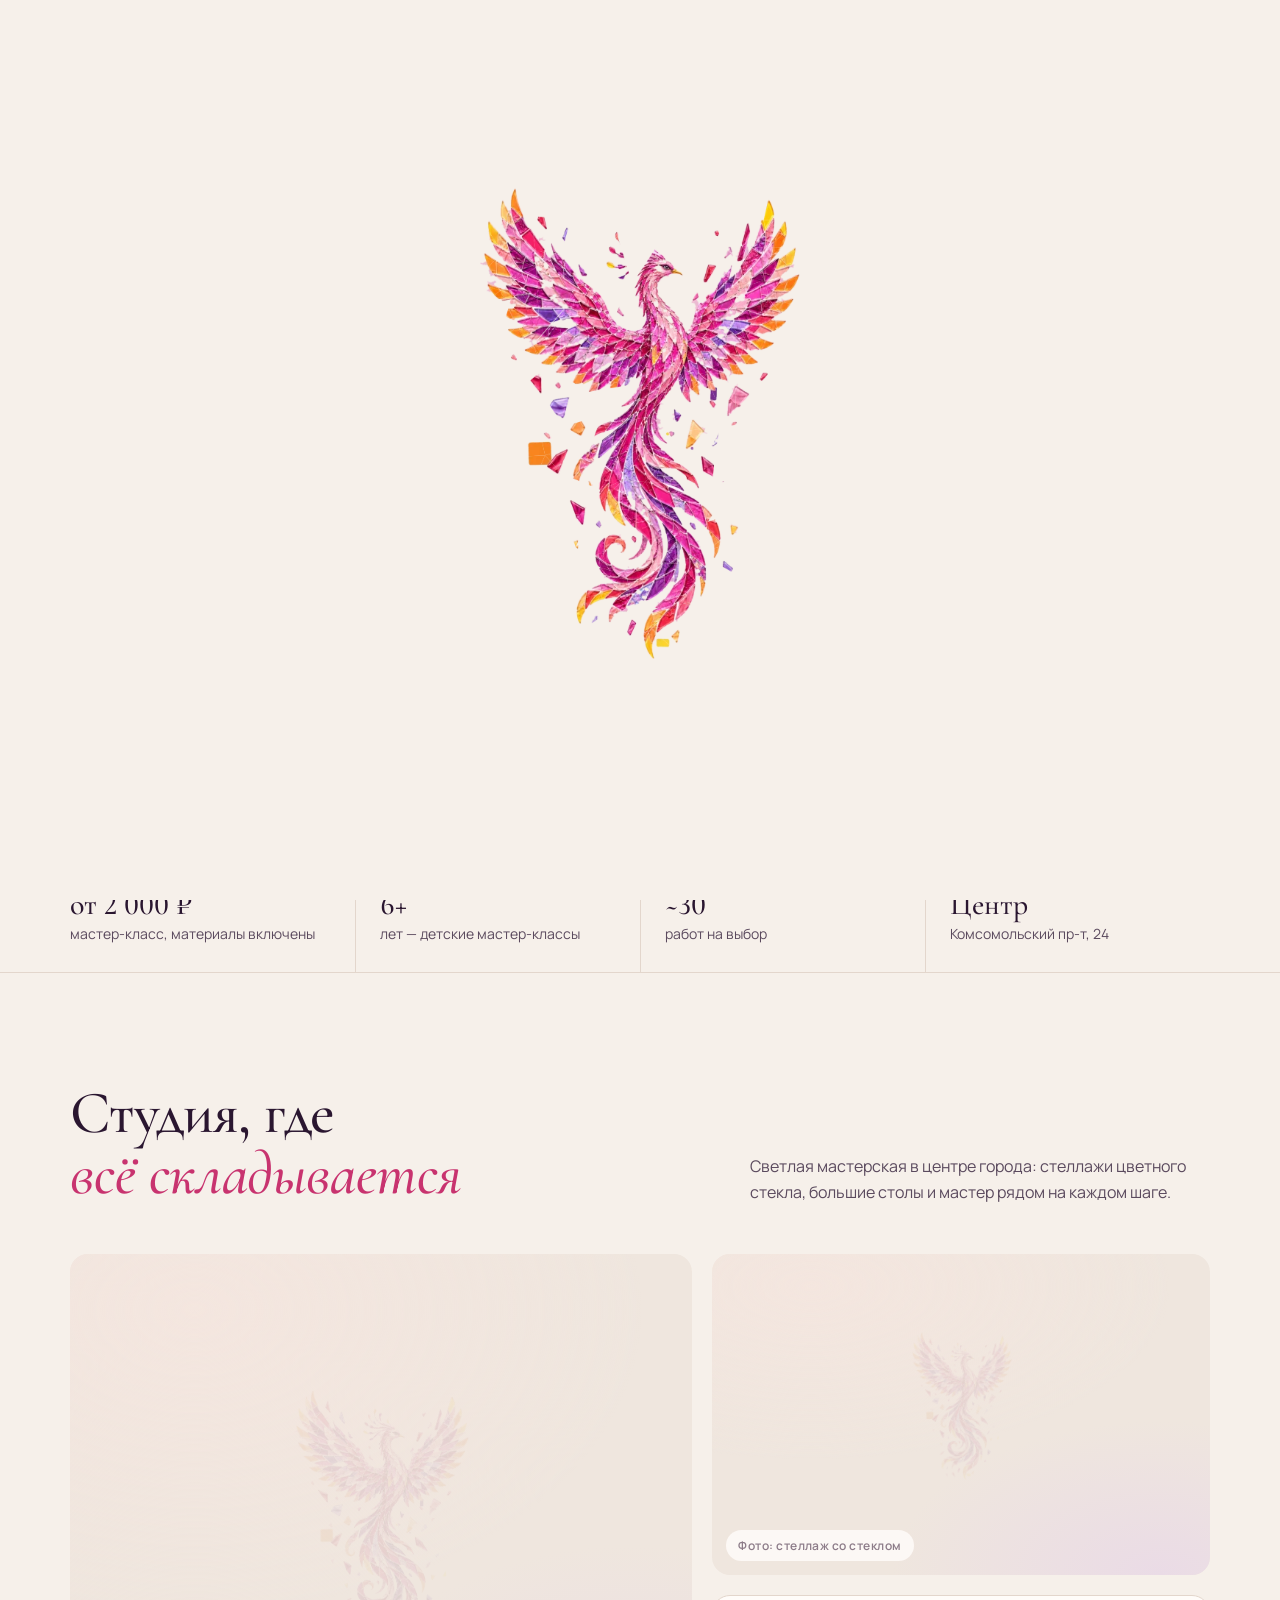
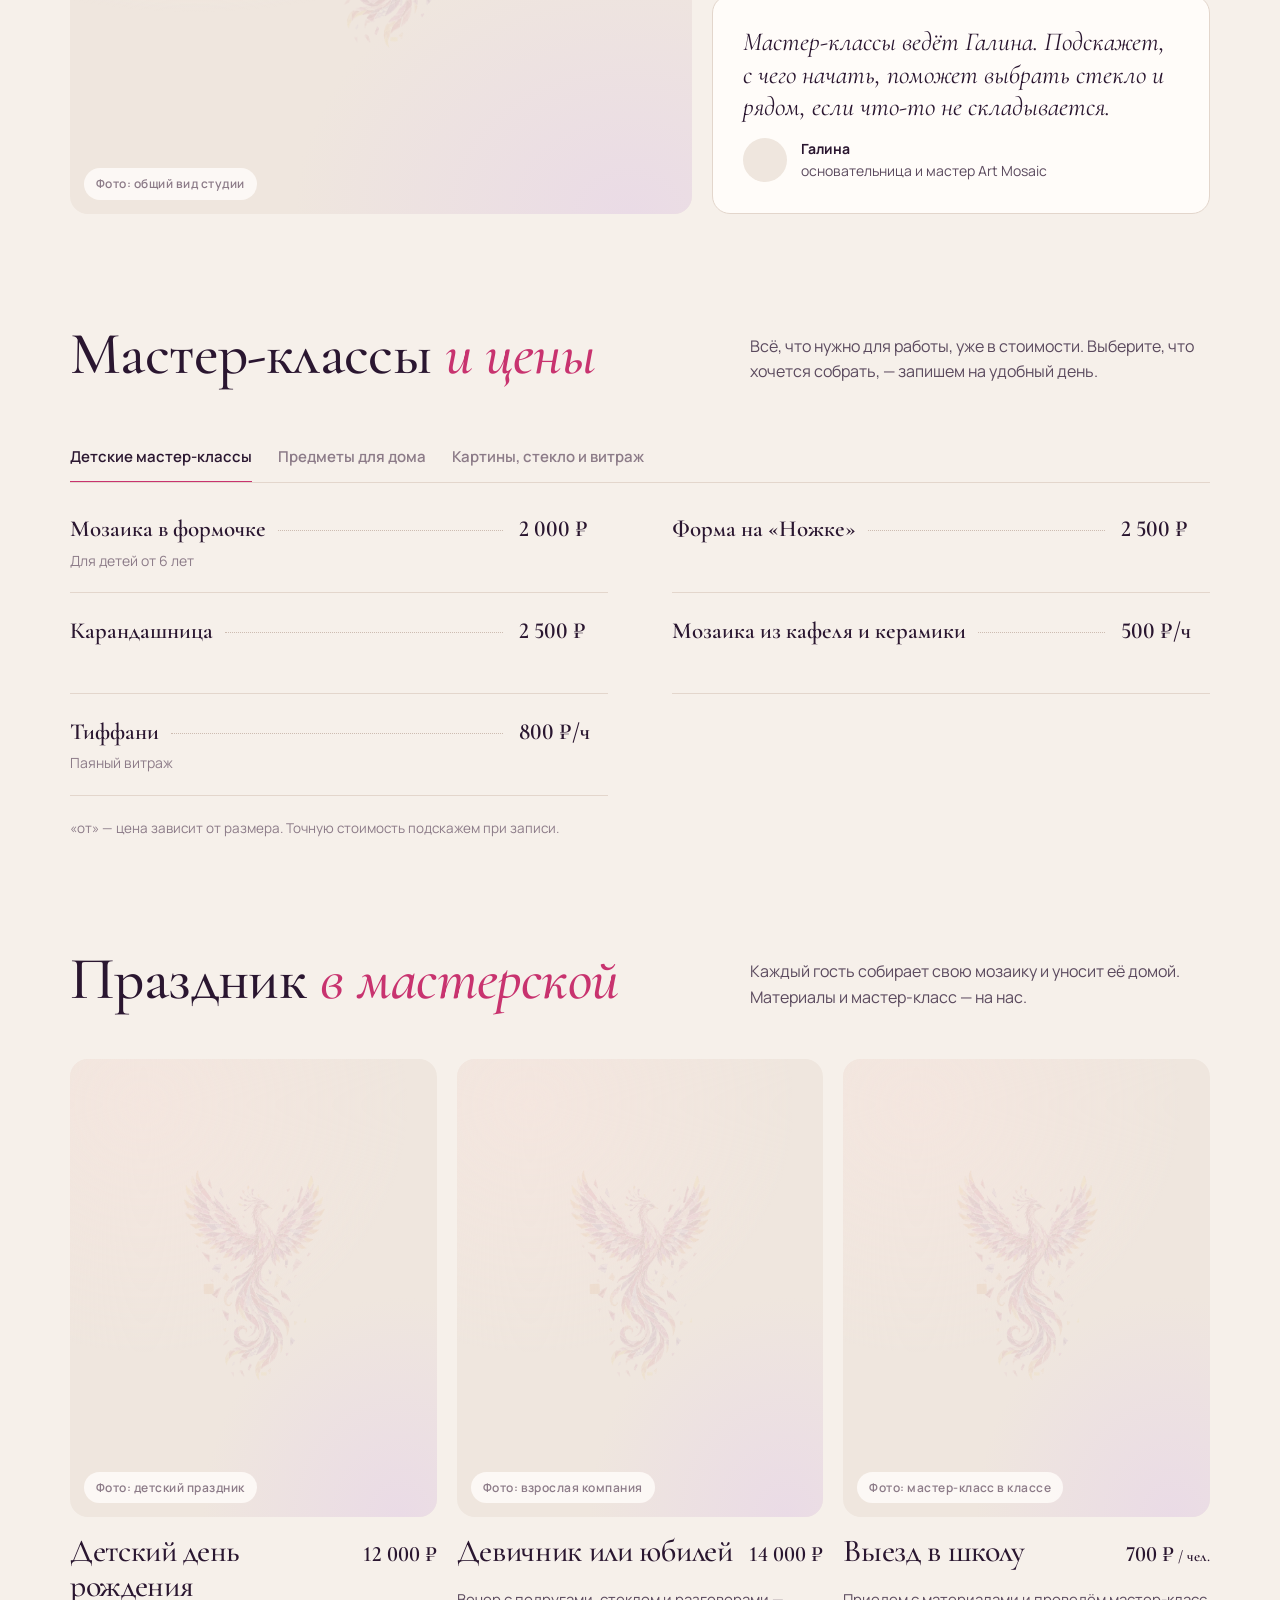
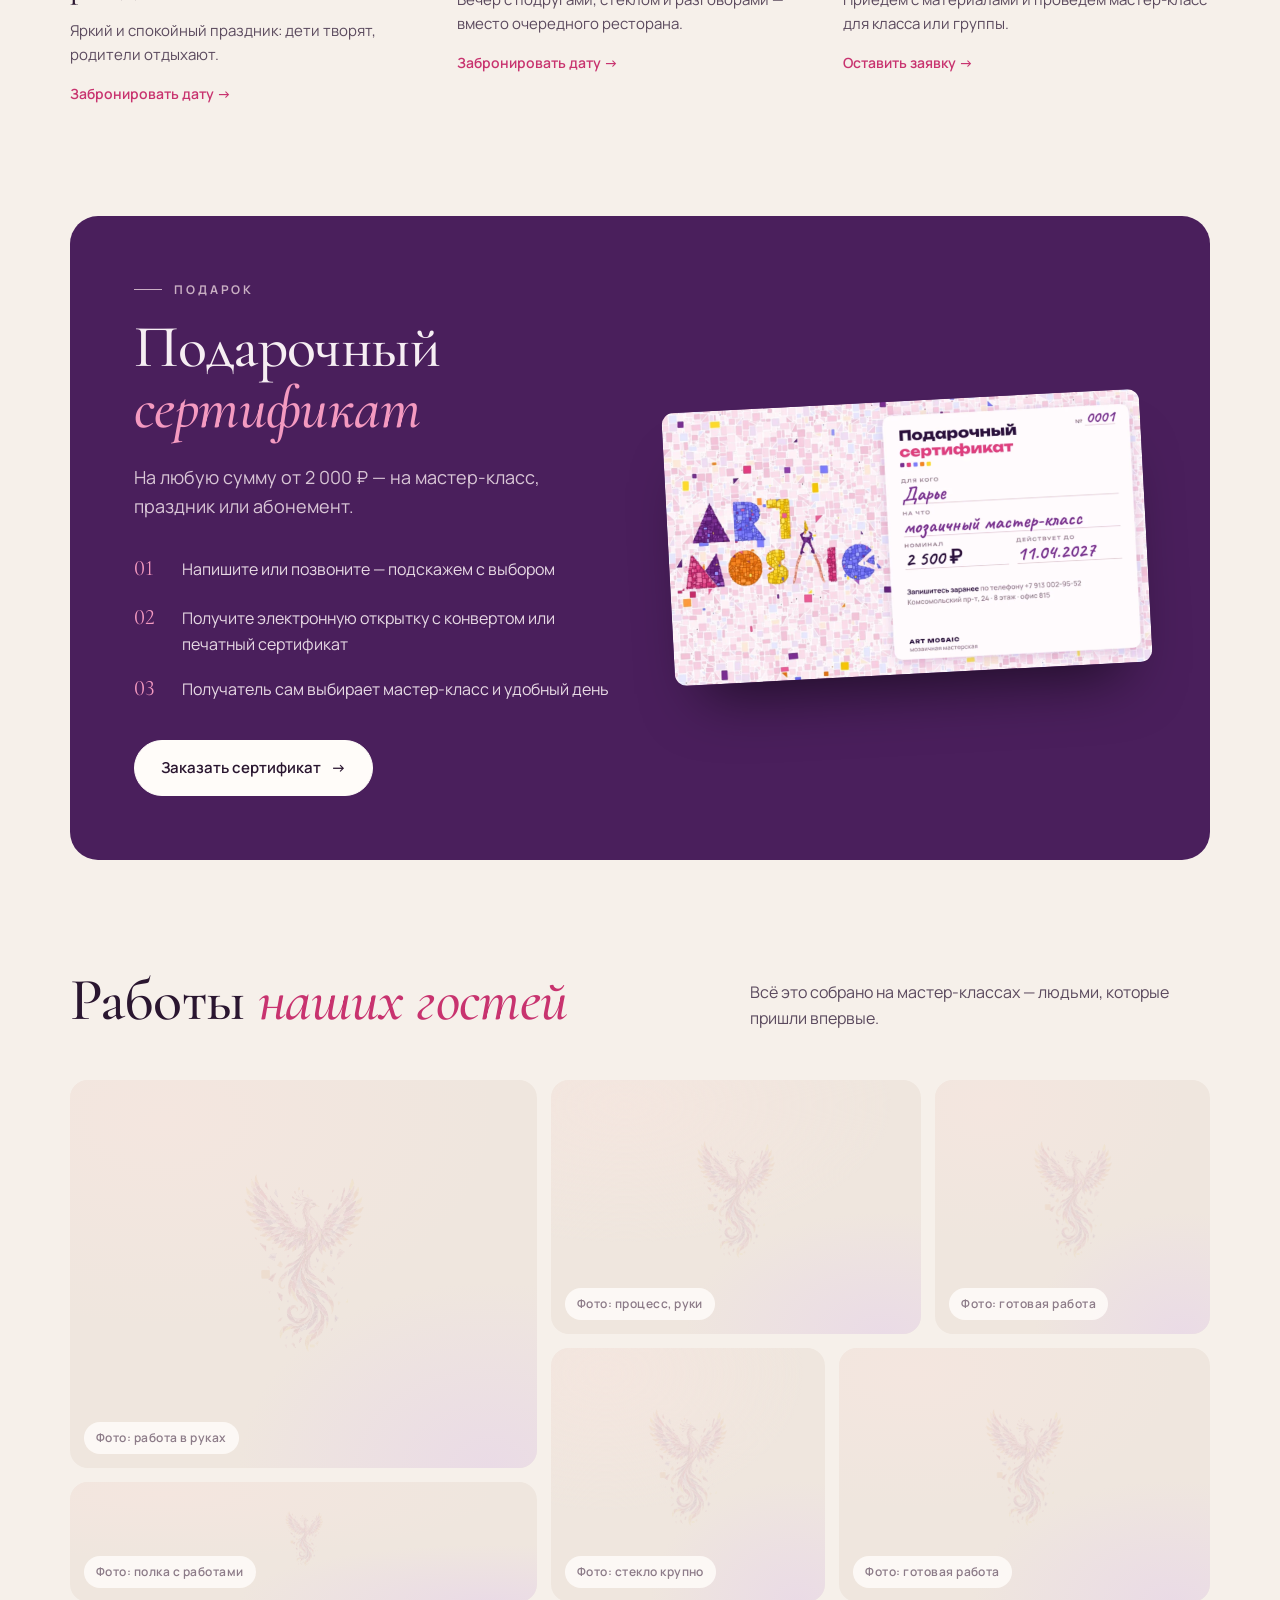
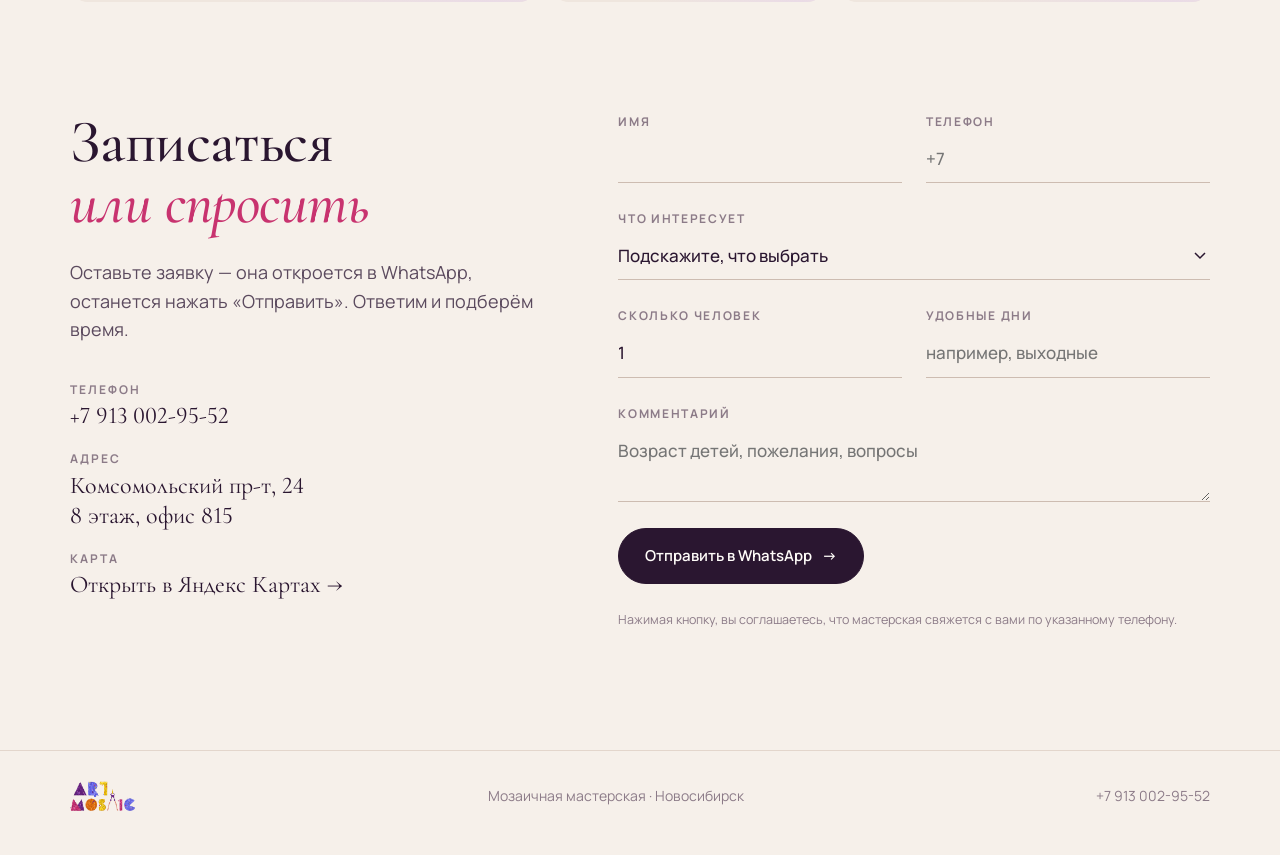
<file: art-mosaic/site/index.html>
<!doctype html><html lang="ru"><head><meta charset="utf-8"><meta name="viewport" content="width=device-width,initial-scale=1,viewport-fit=cover">
<title>Art Mosaic — мозаичная мастерская в Новосибирске</title>
<meta name="description" content="Мастер-классы по мозаике из стекла для взрослых и детей, праздники и подарочные сертификаты. Новосибирск, Комсомольский пр-т, 24.">
<meta property="og:title" content="Art Mosaic — мозаичная мастерская">
<meta property="og:description" content="Мозаика из стекла своими руками: мастер-классы, праздники, сертификаты. Новосибирск.">
<meta property="og:image" content="../img/t_f_phoenix_phrase.jpg">
<meta name="theme-color" content="#F6F0EA">
<link rel="preload" as="image" href="phoenix.webp">
<link rel="preconnect" href="https://fonts.googleapis.com">
<link rel="stylesheet" href="https://fonts.googleapis.com/css2?family=Cormorant+Garamond:ital,wght@0,500;0,600;1,500;1,600&family=Manrope:wght@400;500;600;700&display=swap">
<style>
/* Calm editorial layout: cream ground, plum ink, one rose accent. Mosaic colour lives only in the logo, phoenix and real photos. */
:root{
  --bg:#F6F0EA; --bg2:#EFE6DE; --paper:#FFFCF9; --ink:#2A1630; --ink2:#5B4A5E; --muted:#8C7B88; --line:#E3D6CC;
  --rose:#C8336F; --rose2:#A82A5D; --plum:#4A1F5C;
  --serif:"Cormorant Garamond","Cormorant",Georgia,"Times New Roman",serif;
  --sans:"Manrope",system-ui,-apple-system,"Segoe UI",sans-serif;
  color-scheme:light;
}
*{box-sizing:border-box}
html{scroll-behavior:smooth;scroll-padding-top:76px}
@media (prefers-reduced-motion:reduce){html{scroll-behavior:auto}}
body{margin:0;background:var(--bg);color:var(--ink);font-family:var(--sans);font-size:16px;line-height:1.6;-webkit-font-smoothing:antialiased}
img{max-width:100%;height:auto;display:block}
a{color:inherit}
:focus-visible{outline:2px solid var(--rose);outline-offset:3px;border-radius:4px}
.wrap{max-width:1180px;margin:0 auto;padding-inline:20px}
@media (max-width:520px){.wrap{padding-inline:16px}}

/* loader */
#loader{position:fixed;inset:0;z-index:100;background:var(--bg);display:grid;place-items:center;transition:opacity .7s ease,visibility .7s}
#loader.done{opacity:0;visibility:hidden}
#loader .in{display:flex;flex-direction:column;align-items:center;gap:18px}
#lc{width:min(58vmin,320px);height:auto;aspect-ratio:435/640}
#loader .name{font-family:var(--serif);font-weight:500;font-size:22px;letter-spacing:.42em;padding-left:.42em;color:var(--plum);opacity:0;transition:opacity .6s}
#loader .name.on{opacity:1}

/* type */
.eyebrow{font-size:12px;font-weight:700;letter-spacing:.24em;text-transform:uppercase;color:var(--muted);margin:0 0 18px;display:flex;align-items:center;gap:12px}
.eyebrow::before{content:"";width:28px;height:1px;background:currentColor}
h1,h2,h3,.facts b,.item .pr,.oc .row b,.contact-lines dd,.hero .note b,.steps li::before{font-variant-numeric:lining-nums}
h1,h2,h3{font-family:var(--serif);font-weight:500;letter-spacing:-.01em;margin:0;text-wrap:balance}
h1{font-size:clamp(46px,7.4vw,96px);line-height:.98}
h2{font-size:clamp(36px,5vw,60px);line-height:1.02}
h3{font-size:clamp(26px,2.6vw,32px);line-height:1.1}
h1 em,h2 em,h3 em{font-style:italic;color:var(--rose)}
.lead{font-size:clamp(16px,1.5vw,18px);color:var(--ink2);max-width:44ch;margin:24px 0 0}
p{margin:0}

/* buttons */
.btn{display:inline-flex;align-items:center;justify-content:center;gap:10px;font:inherit;font-weight:600;font-size:15px;text-decoration:none;cursor:pointer;border-radius:999px;padding:15px 26px;border:1px solid var(--ink);background:var(--ink);color:var(--paper);transition:background .2s,color .2s,border-color .2s}
.btn:hover{background:var(--rose);border-color:var(--rose)}
.btn.line{background:transparent;color:var(--ink)}
.btn.line:hover{background:var(--ink);color:var(--paper);border-color:var(--ink)}
.btn .arr{transition:transform .2s}
.btn:hover .arr{transform:translateX(3px)}
.btns{display:flex;flex-wrap:wrap;gap:12px;margin-top:34px}

/* header */
header{position:sticky;top:0;z-index:20;background:rgba(246,240,234,.88);backdrop-filter:blur(12px);-webkit-backdrop-filter:blur(12px);border-bottom:1px solid transparent;transition:border-color .3s}
header.scrolled{border-bottom-color:var(--line)}
header .wrap{display:flex;align-items:center;gap:28px;height:72px}
.brand{display:flex;align-items:center;text-decoration:none}
.brand img{height:42px;width:auto}
nav.main{display:flex;gap:26px;margin-left:auto}
nav.main a{text-decoration:none;font-size:14.5px;font-weight:500;color:var(--ink2)}
nav.main a:hover{color:var(--rose)}
header .btn{padding:11px 20px;font-size:14px}
@media (max-width:920px){nav.main{display:none}header .btn{margin-left:auto}}

/* hero */
.hero .wrap{display:grid;grid-template-columns:1.05fr .95fr;gap:56px;align-items:center;padding-block:56px 88px}
.arch{position:relative;aspect-ratio:4/5;border-radius:999px 999px 18px 18px;overflow:hidden;background:linear-gradient(180deg,#F2E4DD,#EBD8E0)}
.arch img.ph{position:absolute;left:50%;top:52%;width:72%;transform:translate(-50%,-50%);filter:drop-shadow(0 24px 30px rgba(168,42,93,.18))}
.arch img.photo{width:100%;height:100%;object-fit:cover}
.hero .note{position:absolute;right:-10px;bottom:34px;background:var(--paper);border:1px solid var(--line);border-radius:16px;padding:14px 18px;max-width:230px;box-shadow:0 20px 40px -24px rgba(42,22,48,.35)}
.hero .note b{font-family:var(--serif);font-weight:600;font-size:26px;display:block;line-height:1}
.hero .note span{font-size:13px;color:var(--ink2)}
.hero .art{position:relative}
@media (max-width:860px){.hero .wrap{grid-template-columns:1fr;gap:36px;padding-block:28px 64px}.arch{aspect-ratio:1/1;max-width:420px}.hero .art{order:-1}.hero .note{right:0}}

/* facts */
.facts{border-block:1px solid var(--line)}
.facts .wrap{display:grid;grid-template-columns:repeat(4,1fr)}
.facts .wrap>div{padding:26px 20px 26px 0}
.facts .wrap>div+div{border-left:1px solid var(--line);padding-left:24px}
.facts b{font-family:var(--serif);font-weight:500;font-size:30px;display:block;line-height:1.1}
.facts span{font-size:14px;color:var(--ink2)}
@media (max-width:760px){.facts .wrap{grid-template-columns:1fr 1fr}.facts .wrap>div{padding:20px 12px 20px 0}.facts .wrap>div+div{padding-left:16px}.facts .wrap>div:nth-child(3){border-left:0;padding-left:0}.facts .wrap>div:nth-child(n+3){border-top:1px solid var(--line)}.facts b{font-size:26px}}

section.s{padding-block:110px 0}
@media (max-width:760px){section.s{padding-block:76px 0}}
.head{display:grid;grid-template-columns:1fr 1fr;gap:40px;align-items:end;margin-bottom:48px}
.head p{color:var(--ink2);max-width:46ch;justify-self:end}
@media (max-width:760px){.head{grid-template-columns:1fr;gap:16px;margin-bottom:32px}.head p{justify-self:start}}

/* photo placeholders: labelled so the studio knows what to shoot */
.photo-slot{position:relative;background:var(--bg2);border-radius:18px;overflow:hidden;display:flex;align-items:flex-end}
.photo-slot img{position:absolute;inset:0;width:100%;height:100%;object-fit:cover}
.photo-slot .cap{position:relative;margin:14px;font-size:12px;font-weight:600;letter-spacing:.04em;color:var(--muted);background:rgba(255,252,249,.85);border-radius:999px;padding:6px 12px}
.photo-slot::before{content:"";position:absolute;inset:0;background:radial-gradient(120% 90% at 20% 10%,#F4E6DF 0,transparent 60%),radial-gradient(90% 80% at 90% 100%,#EADBE6 0,transparent 60%)}
.photo-slot::after{content:"";position:absolute;inset:0;background:url(phoenix.webp) center 45%/auto 46% no-repeat;opacity:.09;filter:grayscale(.3)}
.photo-slot:has(img)::after,.photo-slot:has(img)::before{display:none}
.photo-slot .cap{z-index:1}

/* studio */
.studio{display:grid;grid-template-columns:5fr 4fr;gap:20px}
.studio .big{min-height:560px}
.studio .col{display:grid;grid-template-rows:1fr auto;gap:20px}
.studio .small{min-height:300px}
.master{background:var(--paper);border:1px solid var(--line);border-radius:18px;padding:30px;display:flex;flex-direction:column;gap:14px}
.master .mtext{font-family:var(--serif);font-style:italic;font-size:26px;line-height:1.25}
.master .who{display:flex;align-items:center;gap:14px;font-size:14px;color:var(--ink2)}
.master .who i{width:44px;height:44px;border-radius:50%;background:var(--bg2);flex:none}
.master .who b{color:var(--ink);display:block}
@media (max-width:860px){.studio{grid-template-columns:1fr}.studio .big{min-height:380px}.studio .small{min-height:240px}}

/* menu-style catalog */
.menu-tabs{display:flex;gap:26px;overflow-x:auto;scrollbar-width:none;border-bottom:1px solid var(--line);margin-bottom:8px}
.menu-tabs::-webkit-scrollbar{display:none}
.menu-tabs button{flex:none;white-space:nowrap;font:inherit;font-size:15px;font-weight:600;color:var(--muted);background:none;border:0;padding:12px 0;cursor:pointer;border-bottom:2px solid transparent;margin-bottom:-1px}
.menu-tabs button[aria-pressed=true]{color:var(--ink);border-bottom-color:var(--rose)}
.menu-tabs button:hover{color:var(--ink)}
.menu{display:grid;grid-template-columns:1fr 1fr;column-gap:64px}
.item{display:grid;grid-template-columns:1fr auto;gap:2px 16px;align-items:baseline;padding:20px 0;border-bottom:1px solid var(--line)}
.item[hidden]{display:none}
.item h4{margin:0;font-family:var(--serif);font-weight:600;font-size:23px;line-height:1.2;display:flex;align-items:baseline;gap:12px}
.item h4::after{content:"";flex:1;border-bottom:1px dotted #CDBCB1;transform:translateY(-5px);min-width:20px}
.item .pr{font-family:var(--serif);font-weight:600;font-size:23px;white-space:nowrap;font-variant-numeric:lining-nums}
.item p{grid-column:1;font-size:14px;color:var(--muted)}
.item button{grid-column:2;grid-row:2;justify-self:end;font:inherit;font-size:13px;font-weight:600;color:var(--rose);background:none;border:0;padding:0;cursor:pointer;opacity:.0;transition:opacity .2s}
.item:hover button,.item button:focus-visible{opacity:1}
@media (hover:none){.item button{opacity:1}}
@media (max-width:760px){.menu{grid-template-columns:1fr}.item h4,.item .pr{font-size:21px}}
.menu-note{font-size:13.5px;color:var(--muted);margin-top:22px}

/* occasions */
.occ{display:grid;grid-template-columns:repeat(3,1fr);gap:20px}
.oc{display:flex;flex-direction:column;gap:16px}
.oc .photo-slot{aspect-ratio:4/5}
.oc .row{display:flex;justify-content:space-between;align-items:baseline;gap:12px}
.oc .row b{font-family:var(--serif);font-weight:600;font-size:22px;white-space:nowrap}
.oc p{color:var(--ink2);font-size:15px}
.oc a{font-weight:600;font-size:14px;color:var(--rose);text-decoration:none}
.oc a:hover{text-decoration:underline}
@media (max-width:860px){.occ{grid-template-columns:1fr}.oc .photo-slot{aspect-ratio:16/10}}

/* certificate */
.cert{background:var(--plum);color:#F6EEF3;border-radius:28px;padding:64px;display:grid;grid-template-columns:1fr 1fr;gap:56px;align-items:center;position:relative;overflow:hidden}
.cert h2 em{color:#F49AC0}
.cert .lead{color:#D9C6D6}
.cert img{border-radius:12px;box-shadow:0 40px 60px -30px rgba(0,0,0,.6);transform:rotate(-3deg)}
.steps{list-style:none;margin:30px 0 0;padding:0;display:grid;gap:14px;counter-reset:s}
.steps li{display:grid;grid-template-columns:36px 1fr;gap:12px;align-items:baseline;counter-increment:s;color:#E7D9E4}
.steps li::before{content:counter(s,decimal-leading-zero);font-family:var(--serif);font-size:22px;color:#F49AC0}
.cert .btn{background:var(--paper);color:var(--ink);border-color:var(--paper)}
.cert .btn:hover{background:#F49AC0;border-color:#F49AC0}
@media (max-width:860px){.cert{grid-template-columns:1fr;padding:36px 22px;gap:36px;border-radius:22px}}

/* gallery */
.gal{display:grid;grid-template-columns:repeat(12,1fr);grid-auto-rows:120px;gap:14px}
.gal .photo-slot:nth-child(1){grid-column:span 5;grid-row:span 3}
.gal .photo-slot:nth-child(2){grid-column:span 4;grid-row:span 2}
.gal .photo-slot:nth-child(3){grid-column:span 3;grid-row:span 2}
.gal .photo-slot:nth-child(4){grid-column:span 3;grid-row:span 2}
.gal .photo-slot:nth-child(5){grid-column:span 4;grid-row:span 2}
.gal .photo-slot:nth-child(6){grid-column:span 5;grid-row:span 1}
@media (max-width:760px){.gal{grid-template-columns:1fr 1fr;grid-auto-rows:150px}.gal .photo-slot:nth-child(n){grid-column:span 1;grid-row:span 1}.gal .photo-slot:nth-child(1){grid-column:span 2;grid-row:span 2}.gal .photo-slot:nth-child(6){grid-column:span 2}}

/* request */
.req{display:grid;grid-template-columns:.9fr 1.1fr;gap:64px}
@media (max-width:860px){.req{grid-template-columns:1fr;gap:32px}}
form{display:grid;grid-template-columns:1fr 1fr;gap:26px 24px}
form .full{grid-column:1/-1}
@media (max-width:520px){form{grid-template-columns:1fr}}
label{display:flex;flex-direction:column;gap:4px;font-size:12px;font-weight:700;letter-spacing:.14em;text-transform:uppercase;color:var(--muted)}
input,select,textarea{font:inherit;font-size:17px;font-weight:500;letter-spacing:0;text-transform:none;color:var(--ink);background:transparent;border:0;border-bottom:1px solid #CDBCB1;border-radius:0;padding:10px 0;width:100%;min-width:0}
select{appearance:none;background:url("data:image/svg+xml,%3Csvg xmlns='http://www.w3.org/2000/svg' width='12' height='8'%3E%3Cpath d='M1 1l5 5 5-5' fill='none' stroke='%232A1630' stroke-width='1.5'/%3E%3C/svg%3E") no-repeat right 4px center;padding-right:24px}
textarea{resize:vertical;min-height:60px}
input:focus,select:focus,textarea:focus{outline:0;border-bottom-color:var(--rose)}
.formnote{font-size:12.5px;color:var(--muted)}
.contact-lines{margin-top:36px;display:grid;gap:18px}
.contact-lines dt{font-size:12px;font-weight:700;letter-spacing:.16em;text-transform:uppercase;color:var(--muted)}
.contact-lines dd{margin:2px 0 0;font-family:var(--serif);font-size:24px;line-height:1.25}
.contact-lines dd a{text-decoration:none}
.contact-lines dd a:hover{color:var(--rose)}

footer{margin-top:120px;border-top:1px solid var(--line)}
footer .wrap{display:flex;justify-content:space-between;align-items:center;gap:20px;flex-wrap:wrap;padding-block:30px 44px;font-size:14px;color:var(--muted)}
footer img{height:30px;width:auto}
.toast{position:fixed;left:50%;bottom:22px;transform:translateX(-50%);background:var(--ink);color:var(--paper);font-weight:600;font-size:14px;padding:12px 18px;border-radius:999px;z-index:50;opacity:0;transition:opacity .3s;pointer-events:none}
.toast.on{opacity:1}
.reveal{opacity:0;transform:translateY(18px);transition:opacity .8s ease,transform .8s ease}
.reveal.in{opacity:1;transform:none}
@media (prefers-reduced-motion:reduce){.reveal{opacity:1;transform:none}}
</style></head><body>
<div id="loader" role="status" aria-label="Загрузка"><div class="in"><canvas id="lc" width="435" height="640"></canvas><div class="name" id="lname">ART MOSAIC</div></div></div>

<header id="hdr"><div class="wrap">
  <a class="brand" href="#top" aria-label="Art Mosaic — на главную"><img src="logo.webp" alt="Art Mosaic" width="900" height="414"></a>
  <nav class="main" aria-label="Разделы"><a href="#studio">Студия</a><a href="#catalog">Мастер-классы</a><a href="#occasions">Праздники</a><a href="#cert">Сертификаты</a><a href="#contacts">Контакты</a></nav>
  <a class="btn" href="#request">Записаться</a>
</div></header>

<main id="top">
<section class="hero"><div class="wrap">
  <div>
    <p class="eyebrow">Мозаичная мастерская · Новосибирск</p>
    <h1>Мозаика из&nbsp;стекла <em>своими руками</em></h1>
    <p class="lead">Мастер-классы для взрослых и детей, праздники и подарочные сертификаты. Стекло, инструменты и спокойный темп — опыт не нужен.</p>
    <div class="btns"><a class="btn" href="#request">Записаться <span class="arr">→</span></a><a class="btn line" href="#catalog">Мастер-классы и цены</a></div>
  </div>
  <div class="art">
    <div class="arch"><img class="ph" src="phoenix.webp" alt="Феникс, собранный из стеклянных осколков" width="435" height="640"></div>
    <div class="note"><b>Всё сложится</b><span>Работу забираете домой в тот же день</span></div>
  </div>
</div></section>

<div class="facts"><div class="wrap">
  <div><b>от 2 000 ₽</b><span>мастер-класс, материалы включены</span></div>
  <div><b>6+</b><span>лет — детские мастер-классы</span></div>
  <div><b>~30</b><span>работ на выбор</span></div>
  <div><b>Центр</b><span>Комсомольский пр-т, 24</span></div>
</div></div>

<section class="s" id="studio"><div class="wrap">
  <div class="head reveal"><h2>Студия, где <em>всё&nbsp;складывается</em></h2><p>Светлая мастерская в центре города: стеллажи цветного стекла, большие столы и мастер рядом на каждом шаге.</p></div>
  <div class="studio reveal">
    <div class="photo-slot big" data-photo="studio-1"><span class="cap">Фото: общий вид студии</span></div>
    <div class="col">
      <div class="photo-slot small" data-photo="studio-2"><span class="cap">Фото: стеллаж со стеклом</span></div>
      <div class="master">
        <p class="mtext">Мастер-классы ведёт Галина. Подскажет, с чего начать, поможет выбрать стекло и рядом, если что-то не складывается.</p><!-- сюда можно поставить живую цитату Галины -->
        <div class="who"><i data-photo="galina"></i><div><b>Галина</b>основательница и мастер Art Mosaic</div></div>
      </div>
    </div>
  </div>
</div></section>

<section class="s" id="catalog"><div class="wrap">
  <div class="head reveal"><h2>Мастер-классы <em>и&nbsp;цены</em></h2><p>Всё, что нужно для работы, уже в стоимости. Выберите, что хочется собрать, — запишем на удобный день.</p></div>
  <div class="menu-tabs" id="tabs" role="group" aria-label="Категории"></div>
  <div class="menu" id="menu"></div>
  <p class="menu-note">«от» — цена зависит от размера. Точную стоимость подскажем при записи.</p>
</div></section>

<section class="s" id="occasions"><div class="wrap">
  <div class="head reveal"><h2>Праздник <em>в&nbsp;мастерской</em></h2><p>Каждый гость собирает свою мозаику и уносит её домой. Материалы и мастер-класс — на нас.</p></div>
  <div class="occ reveal">
    <div class="oc"><div class="photo-slot" data-photo="party-kids"><span class="cap">Фото: детский праздник</span></div>
      <div class="row"><h3>Детский день рождения</h3><b>12 000 ₽</b></div><p>Яркий и спокойный праздник: дети творят, родители отдыхают.</p><a href="#request" data-pick="Детский день рождения">Забронировать дату →</a></div>
    <div class="oc"><div class="photo-slot" data-photo="party-adult"><span class="cap">Фото: взрослая компания</span></div>
      <div class="row"><h3>Девичник или юбилей</h3><b>14 000 ₽</b></div><p>Вечер с подругами, стеклом и разговорами — вместо очередного ресторана.</p><a href="#request" data-pick="Взрослый праздник (девичник, юбилей)">Забронировать дату →</a></div>
    <div class="oc"><div class="photo-slot" data-photo="school"><span class="cap">Фото: мастер-класс в классе</span></div>
      <div class="row"><h3>Выезд в школу</h3><b>700 ₽<small style="font-size:15px"> / чел.</small></b></div><p>Приедем с материалами и проведём мастер-класс для класса или группы.</p><a href="#request" data-pick="Выездной МК в школу">Оставить заявку →</a></div>
  </div>
</div></section>

<section class="s" id="cert"><div class="wrap">
  <div class="cert reveal">
    <div>
      <p class="eyebrow" style="color:#C9AFC3">Подарок</p>
      <h2>Подарочный <em>сертификат</em></h2>
      <p class="lead">На любую сумму от 2 000 ₽ — на мастер-класс, праздник или абонемент.</p>
      <ol class="steps">
        <li>Напишите или позвоните — подскажем с выбором</li>
        <li>Получите электронную открытку с конвертом или печатный сертификат</li>
        <li>Получатель сам выбирает мастер-класс и удобный день</li>
      </ol>
      <div class="btns"><a class="btn" href="#request" data-pick="Подарочный сертификат">Заказать сертификат <span class="arr">→</span></a></div>
    </div>
    <img src="cert.webp" alt="Подарочный сертификат Art Mosaic" width="1200" height="686" loading="lazy" id="certimg">
  </div>
</div></section>

<section class="s" id="gallery"><div class="wrap">
  <div class="head reveal"><h2>Работы <em>наших гостей</em></h2><p>Всё это собрано на мастер-классах — людьми, которые пришли впервые.</p></div>
  <div class="gal reveal">
    <div class="photo-slot" data-photo="work-1"><span class="cap">Фото: работа в руках</span></div>
    <div class="photo-slot" data-photo="work-2"><span class="cap">Фото: процесс, руки</span></div>
    <div class="photo-slot" data-photo="work-3"><span class="cap">Фото: готовая работа</span></div>
    <div class="photo-slot" data-photo="work-4"><span class="cap">Фото: стекло крупно</span></div>
    <div class="photo-slot" data-photo="work-5"><span class="cap">Фото: готовая работа</span></div>
    <div class="photo-slot" data-photo="work-6"><span class="cap">Фото: полка с работами</span></div>
  </div>
</div></section>

<section class="s" id="request"><div class="wrap req">
  <div id="contacts">
    <h2>Записаться <em>или спросить</em></h2>
    <p class="lead">Оставьте заявку — она откроется в WhatsApp, останется нажать «Отправить». Ответим и подберём время.</p>
    <dl class="contact-lines">
      <div><dt>Телефон</dt><dd><a href="tel:+79130029552">+7 913 002-95-52</a></dd></div>
      <div><dt>Адрес</dt><dd>Комсомольский пр-т, 24<br>8 этаж, офис 815</dd></div>
      <div><dt>Карта</dt><dd><a href="https://yandex.ru/maps/?text=%D0%9D%D0%BE%D0%B2%D0%BE%D1%81%D0%B8%D0%B1%D0%B8%D1%80%D1%81%D0%BA%2C%20%D0%9A%D0%BE%D0%BC%D1%81%D0%BE%D0%BC%D0%BE%D0%BB%D1%8C%D1%81%D0%BA%D0%B8%D0%B9%20%D0%BF%D1%80%D0%BE%D1%81%D0%BF%D0%B5%D0%BA%D1%82%2024" target="_blank" rel="noopener">Открыть в Яндекс Картах →</a></dd></div>
    </dl>
  </div>
  <form id="form" novalidate>
    <label>Имя<input id="fname" autocomplete="name" required></label>
    <label>Телефон<input id="fphone" type="tel" autocomplete="tel" inputmode="tel" placeholder="+7" required></label>
    <label class="full">Что интересует<select id="fwhat"></select></label>
    <label>Сколько человек<input id="fcount" type="number" min="1" max="30" value="1" inputmode="numeric"></label>
    <label>Удобные дни<input id="fdays" placeholder="например, выходные"></label>
    <label class="full">Комментарий<textarea id="fnote" rows="2" placeholder="Возраст детей, пожелания, вопросы"></textarea></label>
    <div class="full"><button class="btn" type="submit">Отправить в WhatsApp <span class="arr">→</span></button></div>
    <p class="formnote full">Нажимая кнопку, вы соглашаетесь, что мастерская свяжется с вами по указанному телефону.</p>
  </form>
</div></section>
</main>

<footer><div class="wrap"><img src="logo.webp" alt="Art Mosaic" width="900" height="414"><span>Мозаичная мастерская · Новосибирск</span><span>+7 913 002-95-52</span></div></footer>
<div class="toast" id="toast" role="status"></div>

<script src="../catalog-data.js"></script>
<script>
const $=id=>document.getElementById(id);
const reduce=matchMedia('(prefers-reduced-motion: reduce)').matches;

/* ---------- загрузка: феникс собирается из осколков ---------- */
(function(){
  const cv=$('lc'),cx=cv.getContext('2d'),img=new Image();
  let animDone=false,pageDone=false,closed=false,start=0;const pieces=[];
  const finish=()=>{if(animDone&&pageDone&&!closed){closed=true;const L=$('loader');L.classList.add('done');setTimeout(()=>L.remove(),800)}};
  addEventListener('load',()=>{pageDone=true;finish()});
  setTimeout(()=>{animDone=pageDone=true;finish()},7000);
  img.onerror=()=>{animDone=true;finish()};
  img.onload=()=>{
    const d=Math.min(devicePixelRatio||1,2),W=435,H=640;cv.width=W*d;cv.height=H*d;cx.scale(d,d);
    if(reduce){cx.drawImage(img,0,0,W,H);$('lname').classList.add('on');animDone=true;setTimeout(finish,300);return}
    const t=document.createElement('canvas');t.width=W;t.height=H;const tx=t.getContext('2d');tx.drawImage(img,0,0,W,H);
    const A=tx.getImageData(0,0,W,H).data,alpha=(x,y)=>A[((Math.min(H-1,Math.max(0,y|0)))*W+Math.min(W-1,Math.max(0,x|0)))*4+3];
    const cols=11,rows=16,gx=W/cols,gy=H/rows,P=[];
    for(let j=0;j<=rows;j++){P[j]=[];for(let i=0;i<=cols;i++){const edge=i===0||j===0||i===cols||j===rows;
      P[j][i]=[i*gx+(edge?0:(Math.random()-.5)*gx*.7),j*gy+(edge?0:(Math.random()-.5)*gy*.7)]}}
    for(let j=0;j<rows;j++)for(let i=0;i<cols;i++){
      const a=P[j][i],b=P[j][i+1],c=P[j+1][i+1],e=P[j+1][i];
      for(const tr of (Math.random()<.5?[[a,b,c],[a,c,e]]:[[a,b,e],[b,c,e]])){
        const mx=(tr[0][0]+tr[1][0]+tr[2][0])/3,my=(tr[0][1]+tr[1][1]+tr[2][1])/3;
        let hit=0;for(const q of [[mx,my],...tr])if(alpha(q[0]*.7+mx*.3,q[1]*.7+my*.3)>20)hit++;
        if(!hit)continue;
        const ang=Math.random()*Math.PI*2,dist=260+Math.random()*420;
        pieces.push({tr,mx,my,dx:Math.cos(ang)*dist,dy:Math.sin(ang)*dist-120,rot:(Math.random()-.5)*5,delay:(1-my/H)*420+Math.random()*520,dur:820+Math.random()*380});
      }
    }
    const ease=t=>1-Math.pow(1-t,3);
    function frame(now){
      if(!start)start=now;const el=now-start;let all=true;cx.clearRect(0,0,W,H);
      for(const p of pieces){
        let k=(el-p.delay)/p.dur;if(k<1)all=false;if(k<=0)continue;k=Math.min(1,k);const e=ease(k);
        cx.save();cx.globalAlpha=Math.min(1,k*2.2);
        cx.translate(p.mx+p.dx*(1-e),p.my+p.dy*(1-e));cx.rotate(p.rot*(1-e));cx.translate(-p.mx,-p.my);
        cx.beginPath();cx.moveTo(p.tr[0][0],p.tr[0][1]);cx.lineTo(p.tr[1][0],p.tr[1][1]);cx.lineTo(p.tr[2][0],p.tr[2][1]);cx.closePath();
        cx.clip();cx.drawImage(img,0,0,W,H);cx.restore();
      }
      if(!all)requestAnimationFrame(frame);
      else{cx.clearRect(0,0,W,H);cx.drawImage(img,0,0,W,H);$('lname').classList.add('on');setTimeout(()=>{animDone=true;finish()},700)}
    }
    requestAnimationFrame(frame);
  };
  img.src='phoenix.webp';
})();

/* ---------- фото: положите файлы в site/foto/ и впишите их сюда ---------- */
const PHOTOS={
  // 'studio-1':'studio1.jpg', 'studio-2':'shelf.jpg', 'galina':'galina.jpg',
  // 'party-kids':'kids.jpg', 'party-adult':'girls.jpg', 'school':'school.jpg',
  // 'work-1':'w1.jpg', 'work-2':'w2.jpg', 'work-3':'w3.jpg', 'work-4':'w4.jpg', 'work-5':'w5.jpg', 'work-6':'w6.jpg',
  // 'hero':'hero.jpg'
};
document.querySelectorAll('[data-photo]').forEach(el=>{const f=PHOTOS[el.dataset.photo];if(!f)return;
  if(el.tagName==='I'){el.style.background=`center/cover url(foto/${f})`;return}
  el.insertAdjacentHTML('afterbegin',`<img src="foto/${f}" alt="" loading="lazy">`);const c=el.querySelector('.cap');if(c)c.remove();});
if(PHOTOS.hero){const a=document.querySelector('.arch');a.innerHTML=`<img class="photo" src="foto/${PHOTOS.hero}" alt="Студия Art Mosaic">`;}

/* ---------- каталог-меню ---------- */
const fmt=n=>Math.round(n).toLocaleString('ru-RU').replace(/\s/g,' ');
const CATS=(window.CATS||[]).filter(c=>c.t!=='Праздники');
$('tabs').innerHTML=CATS.map((c,i)=>`<button type="button" data-i="${i}" aria-pressed="${i===0}">${c.t}</button>`).join('');
$('menu').innerHTML=CATS.map((cat,ci)=>cat.items.map(it=>`<div class="item" data-c="${ci}"><h4>${it.n}</h4><span class="pr">${it.h?fmt(it.h)+' ₽/ч':(it.from?'от ':'')+fmt(it.p)+' ₽'}</span><p>${it.d||''}</p><button type="button" data-pick="${it.n}">Записаться →</button></div>`).join('')).join('');
const filt=i=>document.querySelectorAll('#menu .item').forEach(el=>el.hidden=el.dataset.c!==String(i));filt(0);
$('tabs').addEventListener('click',e=>{const b=e.target.closest('button');if(!b)return;[...$('tabs').children].forEach(x=>x.setAttribute('aria-pressed',x===b));filt(b.dataset.i)});

/* ---------- заявка → WhatsApp ---------- */
const all=(window.CATS||[]).flatMap(c=>c.items.map(i=>i.n));
const opts=['Подскажите, что выбрать','Детский день рождения','Взрослый праздник (девичник, юбилей)','Выездной МК в школу','Подарочный сертификат',...all];
$('fwhat').innerHTML=[...new Set(opts)].map(o=>`<option>${o}</option>`).join('');
document.addEventListener('click',e=>{const b=e.target.closest('[data-pick]');if(!b)return;
  const v=b.dataset.pick;if(![...$('fwhat').options].some(o=>o.value===v))$('fwhat').insertAdjacentHTML('beforeend',`<option>${v}</option>`);$('fwhat').value=v;
  if(b.tagName==='BUTTON'){$('request').scrollIntoView({behavior:reduce?'auto':'smooth'});setTimeout(()=>$('fname').focus({preventScroll:true}),reduce?0:600)}});
const toast=t=>{$('toast').textContent=t;$('toast').classList.add('on');setTimeout(()=>$('toast').classList.remove('on'),2600)};
$('form').addEventListener('submit',e=>{
  e.preventDefault();const name=$('fname').value.trim(),phone=$('fphone').value.trim();
  if(!name||phone.replace(/\D/g,'').length<10){toast('Укажите имя и телефон');(!name?$('fname'):$('fphone')).focus();return}
  const L=['Здравствуйте! Заявка с сайта Art Mosaic.',`Имя: ${name}`,`Телефон: ${phone}`,`Интересует: ${$('fwhat').value}`,`Человек: ${$('fcount').value||1}`];
  if($('fdays').value.trim())L.push(`Удобные дни: ${$('fdays').value.trim()}`);
  if($('fnote').value.trim())L.push(`Комментарий: ${$('fnote').value.trim()}`);
  window.open('https://wa.me/79130029552?text='+encodeURIComponent(L.join('\n')),'_blank','noopener');toast('Открываем WhatsApp…');
});

/* ---------- мелочи ---------- */
addEventListener('scroll',()=>$('hdr').classList.toggle('scrolled',scrollY>10),{passive:true});
if('IntersectionObserver' in window&&!reduce){const io=new IntersectionObserver(es=>es.forEach(en=>{if(en.isIntersecting){en.target.classList.add('in');io.unobserve(en.target)}}),{rootMargin:'0px 0px -8% 0px'});document.querySelectorAll('.reveal').forEach(el=>io.observe(el))}
else document.querySelectorAll('.reveal').forEach(el=>el.classList.add('in'));
</script>
</body></html>
</file>
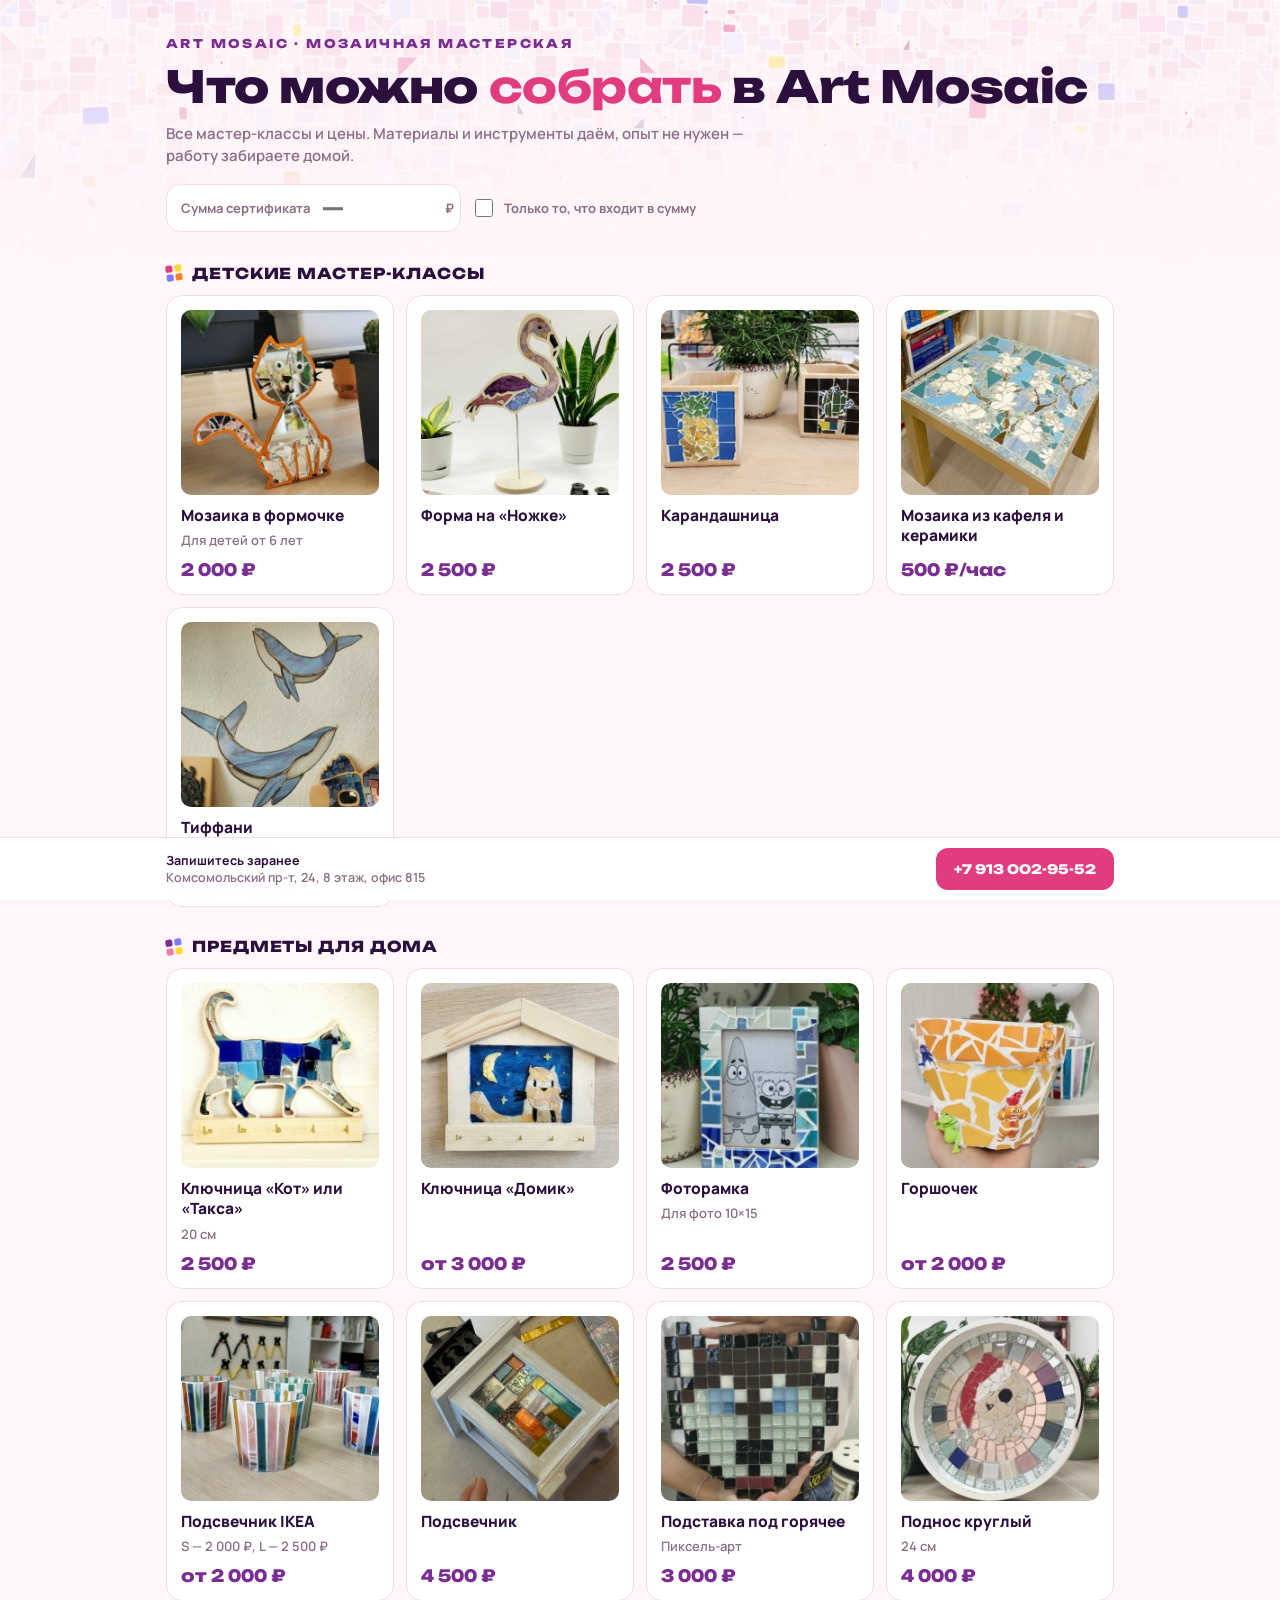
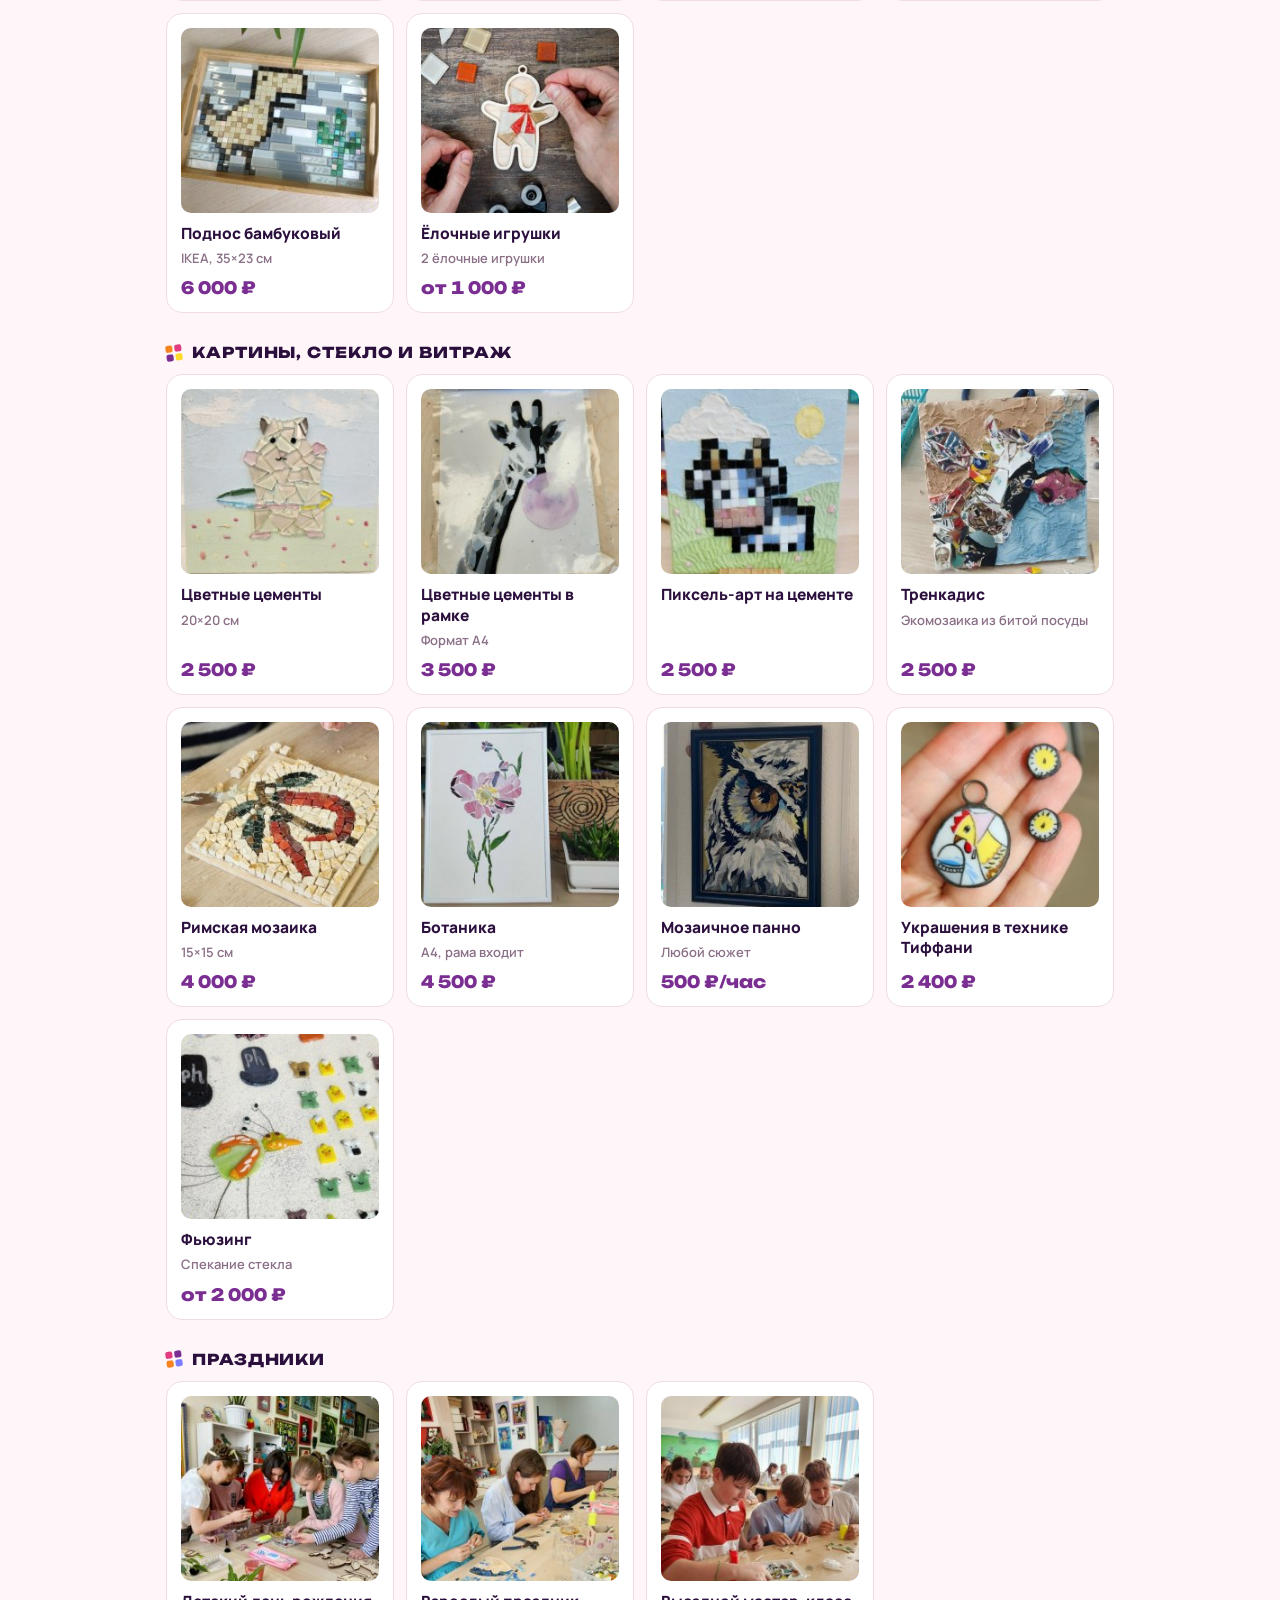
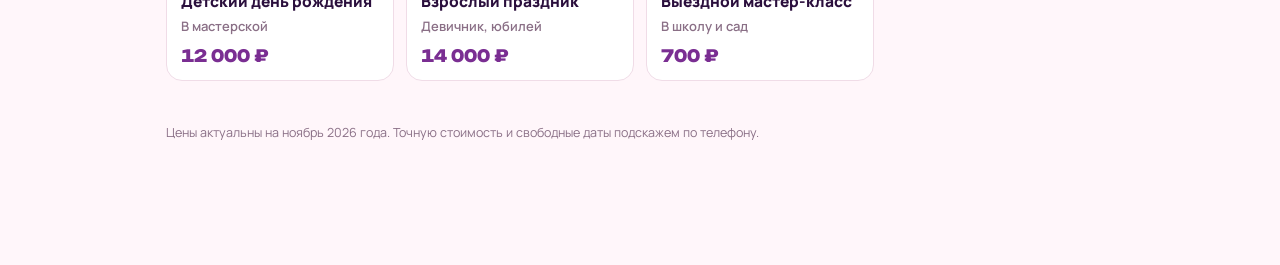
<file: art-mosaic/katalog.html>
<!doctype html><html lang="ru"><head><meta charset="utf-8"><meta name="viewport" content="width=device-width,initial-scale=1,viewport-fit=cover">
<title>Мастер-классы Art Mosaic</title>
<meta property="og:title" content="Мастер-классы мастерской Art Mosaic">
<meta property="og:description" content="Что можно собрать из стекла, цемента и керамики — и сколько это стоит.">
<meta property="og:image" content="img/t_f_logo_cap.jpg">
<link rel="preconnect" href="https://fonts.googleapis.com">
<link rel="stylesheet" href="https://fonts.googleapis.com/css2?family=Manrope:wght@500;600;700;800&family=Unbounded:wght@500;800&display=swap">
<style>
/* Catalog: header with certificate sum, category sections of cards, sticky contact bar */
:root{--bg:#FFF6FA;--panel:#FFFFFF;--ink:#2B0F3D;--muted:#8A6F86;--line:#F0DCE7;--pink:#E23C80;--violet:#7A2E92;--lav:#7C7CFF;--sun:#FFD92B;--orange:#F7841E;--ok:#21865A;--okbg:#E6F5EC;
  --display:"Unbounded","Arial Black",system-ui,sans-serif;--body:"Manrope",system-ui,-apple-system,"Segoe UI",sans-serif;color-scheme:light}
*{box-sizing:border-box}
body{margin:0;background:var(--bg);color:var(--ink);font-family:var(--body);font-size:15px}
.hero{position:relative;overflow:hidden;background:#FDE7F0 url(img/bg.jpg) center/cover}
.hero::after{content:"";position:absolute;inset:0;background:linear-gradient(180deg,rgba(255,246,250,.55),rgba(255,246,250,.92) 70%,var(--bg))}
.hero .in{position:relative;z-index:1;max-width:980px;margin:0 auto;padding:36px 16px 26px;display:flex;flex-direction:column;gap:12px}
.brand{font-family:var(--display);font-weight:800;font-size:12px;letter-spacing:.2em;color:var(--violet)}
h1{font-family:var(--display);font-weight:800;font-size:clamp(26px,6vw,44px);line-height:1.08;margin:0;letter-spacing:-.01em;text-wrap:balance}
h1 b{color:var(--pink)}
.lead{margin:0;color:var(--muted);font-weight:600;max-width:60ch;line-height:1.5}
.sumbar{display:flex;flex-wrap:wrap;gap:10px;align-items:center;margin-top:4px}
.sumbar label{display:flex;align-items:center;gap:8px;background:#fff;border:1.5px solid var(--line);border-radius:14px;padding:6px 6px 6px 14px;font-weight:700;color:var(--muted);font-size:13px}
.sumbar input{font:inherit;font-family:var(--display);font-weight:800;font-size:18px;color:var(--pink);border:0;background:transparent;width:7ch;padding:6px 4px}
.sumbar input:focus-visible{outline:2px solid var(--pink);border-radius:8px}
.toggle{display:flex;align-items:center;gap:8px;font-weight:700;font-size:13.5px;color:var(--ink);cursor:pointer;user-select:none}
.toggle input{width:18px;height:18px;accent-color:var(--pink)}
main{max-width:980px;margin:0 auto;padding:6px 16px 110px;display:flex;flex-direction:column;gap:30px}
section h2{font-family:var(--display);font-weight:800;font-size:15px;letter-spacing:.06em;text-transform:uppercase;margin:0 0 12px;display:flex;align-items:center;gap:10px}
section h2 i{display:inline-grid;grid-template-columns:repeat(2,7px);gap:2px;transform:rotate(-8deg)}
section h2 i b{width:7px;height:7px;border-radius:2px;display:block}
.cards{display:grid;grid-template-columns:repeat(auto-fill,minmax(200px,1fr));gap:12px}
@media (max-width:560px){.cards{grid-template-columns:1fr 1fr;gap:9px}.card{padding:10px;gap:7px;border-radius:14px}.card h3{font-size:14px}.card p{font-size:12px}.price strong{font-size:15px}.badge{font-size:11px;padding:3px 8px;white-space:normal}.sw{height:38px}}
.card{background:var(--panel);border:1.5px solid var(--line);border-radius:16px;padding:14px;display:flex;flex-direction:column;gap:10px;min-width:0}
.card.dim{opacity:.55}
.sw{height:52px;border-radius:10px;overflow:hidden}
.sw svg{width:100%;height:100%;display:block}
.ph{aspect-ratio:1.07;border-radius:10px;overflow:hidden;background:#F6EEF3}
.ph img{width:100%;height:100%;object-fit:cover;display:block}
.card h3{margin:0;font-size:15.5px;font-weight:800;line-height:1.3}
.card p{margin:-4px 0 0;font-size:13px;color:var(--muted);font-weight:600;line-height:1.4}
.price{margin-top:auto;display:flex;align-items:baseline;justify-content:space-between;gap:8px;flex-wrap:wrap}
.price strong{font-family:var(--display);font-weight:800;font-size:17px;color:var(--violet);font-variant-numeric:tabular-nums}
.badge{font-size:12px;font-weight:800;border-radius:999px;padding:4px 10px;white-space:nowrap}
.badge.ok{background:var(--okbg);color:var(--ok)}
.badge.add{background:#FFF1E3;color:#B4560A}
.empty{color:var(--muted);font-weight:600}
.empty[hidden],section[hidden],.card[hidden],.badge[hidden]{display:none}
.note{font-size:12.5px;color:var(--muted);line-height:1.5}
.bar{position:fixed;left:0;right:0;bottom:0;z-index:5;background:rgba(255,255,255,.94);backdrop-filter:blur(8px);border-top:1px solid var(--line)}
.bar .in{max-width:980px;margin:0 auto;padding:10px 16px calc(10px + env(safe-area-inset-bottom));display:flex;align-items:center;gap:12px;flex-wrap:wrap}
.bar .addr{font-size:12.5px;color:var(--muted);font-weight:600;flex:1 1 200px;line-height:1.4}
.bar .addr b{color:var(--ink)}
.call{font-family:var(--display);font-weight:800;font-size:13px;text-decoration:none;color:#fff;background:var(--pink);border-radius:12px;padding:13px 18px;white-space:nowrap}
.call:focus-visible,.back:focus-visible{outline:2px solid var(--violet);outline-offset:2px}
.bar .in{flex-wrap:nowrap}
@media (max-width:560px){.bar .addr{font-size:11.5px}.call{padding:11px 12px;font-size:12px}}
.back{font-weight:800;font-size:13px;color:var(--violet);text-decoration:none}
</style></head><body>
<header class="hero"><div class="in">
  <div class="brand">ART MOSAIC · МОЗАИЧНАЯ МАСТЕРСКАЯ</div>
  <h1 id="title">Что можно <b>собрать</b> в Art Mosaic</h1>
  <p class="lead" id="lead">Все мастер-классы и цены. Материалы и инструменты даём, опыт не нужен — работу забираете домой.</p>
  <div class="sumbar">
    <label>Сумма сертификата <input type="number" id="sum" min="0" step="100" inputmode="numeric" placeholder="—"> ₽</label>
    <label class="toggle" style="border:0;background:none;padding:0"><input type="checkbox" id="fit"> Только то, что входит в сумму</label>
  </div>
</div></header>
<main id="main"></main>
<div class="bar"><div class="in">
  <div class="addr"><b>Запишитесь заранее</b><br>Комсомольский пр-т, 24, 8 этаж, офис 815</div>
  <a class="call" href="tel:+79130029552">+7 913 002-95-52</a>
</div></div>
<script src="catalog-data.js"></script>
<script>
const CATS=window.CATS;
const $=id=>document.getElementById(id);
const fmt=n=>Math.round(n).toLocaleString('ru-RU').replace(/\s/g,' ');
// мозаичная плашка: нерегулярные плитки в цветах раздела
function swatch(cols,seed){
  let x=seed*9301+49297;const r=()=>(x=(x*9301+49297)%233280)/233280;
  let out='',cx=0;
  while(cx<240){const w=10+r()*26;let cy=0;while(cy<64){const h=8+r()*24,c=r()<.62?cols[(r()*cols.length)|0]:['#FBE3EE','#F6D3E3','#EFE4FB'][(r()*3)|0];
    out+=r()<.18?`<path d="M${cx+1} ${cy+1}h${w-2}L${cx+1} ${cy+h-1}z" fill="${c}"/>`:`<rect x="${cx+1}" y="${cy+1}" width="${w-2}" height="${h-2}" rx="2" fill="${c}"/>`;cy+=h}cx+=w}
  return `<svg viewBox="0 0 240 64" preserveAspectRatio="xMidYMid slice" aria-hidden="true"><rect width="240" height="64" fill="#FFF"/>${out}</svg>`;
}
let seed=1;
const html=CATS.map((cat,ci)=>`<section data-c="${ci}"><h2><i><b style="background:${cat.c[0]}"></b><b style="background:${cat.c[1]}"></b><b style="background:${cat.c[2]}"></b><b style="background:${cat.c[3]}"></b></i>${cat.t}</h2><div class="cards">${
  cat.items.map(it=>`<article class="card" data-p="${it.p||0}" data-h="${it.h||0}">${it.i?`<div class="ph"><img src="img/cat/${it.i}.jpg" alt="" loading="lazy"></div>`:`<div class="sw">${swatch(cat.c,seed++)}</div>`}<h3>${it.n}</h3>${it.d?`<p>${it.d}</p>`:''}<div class="price"><strong>${it.h?fmt(it.h)+' ₽/час':(it.from?'от ':'')+fmt(it.p)+' ₽'}</strong><span class="badge" hidden></span></div></article>`).join('')
}</div></section>`).join('')+`<p class="empty" id="empty" hidden>На эту сумму пока ничего не нашлось — снимите галочку, чтобы увидеть всё. Разницу можно доплатить на месте.</p><p class="note">Цены актуальны на ноябрь 2026 года. Точную стоимость и свободные даты подскажем по телефону.</p>`;
$('main').innerHTML=html;
const q=new URLSearchParams(location.search),s0=parseInt(q.get('s')||'',10);
if(s0>0){$('sum').value=s0;$('fit').checked=false;$('title').innerHTML=`Что можно выбрать на <b>${fmt(s0)} ₽</b>`;
  $('lead').textContent='Всё, что отмечено зелёным, полностью входит в ваш сертификат. На остальное — небольшая доплата на месте. Материалы и инструменты даём, опыт не нужен.';}
function update(){
  const s=parseInt($('sum').value,10)||0,only=$('fit').checked&&s>0;let shown=0;
  document.querySelectorAll('.card').forEach(c=>{
    const p=+c.dataset.p,h=+c.dataset.h,b=c.querySelector('.badge');let fits=true;
    if(!s){b.hidden=true;c.hidden=false;c.classList.remove('dim');shown++;return}
    if(h){const hrs=Math.floor(s/h);fits=hrs>=1;b.className='badge '+(fits?'ok':'add');b.textContent=fits?`≈ ${hrs} ч по сертификату`:`доплата ${fmt(h-s)} ₽`}
    else{fits=p<=s;b.className='badge '+(fits?'ok':'add');b.textContent=fits?'✓ входит':`доплата ${fmt(p-s)} ₽`}
    b.hidden=false;c.hidden=only&&!fits;c.classList.toggle('dim',false);if(!c.hidden)shown++;
  });
  document.querySelectorAll('section').forEach(sec=>sec.hidden=![...sec.querySelectorAll('.card')].some(c=>!c.hidden));
  $('empty').hidden=shown>0;
}
$('sum').addEventListener('input',update);$('fit').addEventListener('change',update);update();
</script>
</body></html>
</file>
